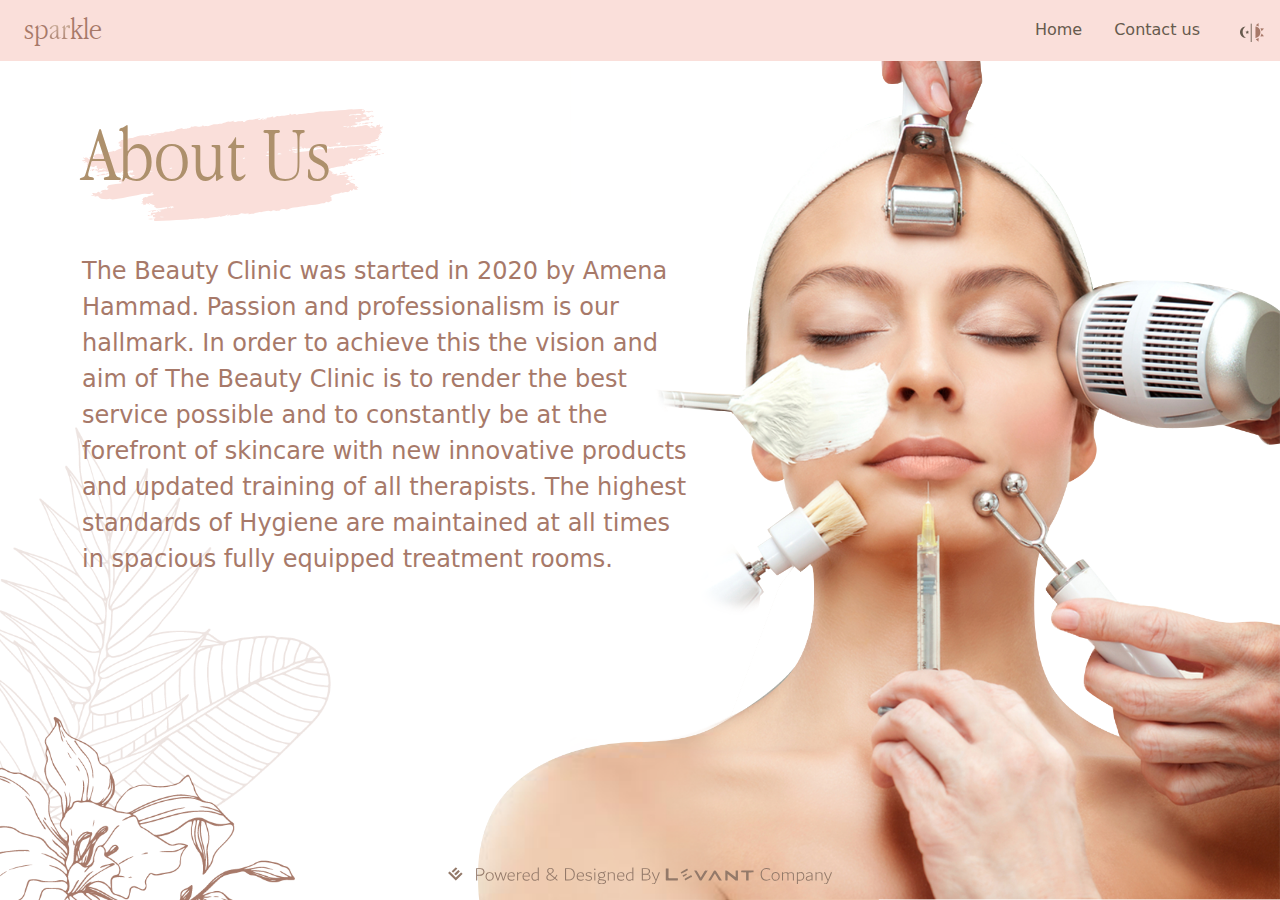
<file: aboutus.html>
<!DOCTYPE html>
<html lang="en">

<head>
    <meta charset="UTF-8">
    <meta http-equiv="X-UA-Compatible" content="IE=edge">
    <meta name="viewport" content="width=device-width, initial-scale=1.0">
    <link rel="apple-touch-icon" sizes="180x180" href="./apple-touch-icon.png">
    <link rel="icon" type="image/png" sizes="32x32" href="./favicon-32x32.png">
    <link rel="icon" type="image/png" sizes="16x16" href="./favicon-16x16.png">
    <link rel="manifest" href="./site.webmanifest">
    <link rel="mask-icon" href="./safari-pinned-tab.svg" color="#2a2227">
    <meta name="msapplication-TileColor" content="#2d89ef">
    <meta name="theme-color" content="#ffffff">
    <!-- ============================================================================== -->
    <!-- ==================================== IMAGES ================================== -->
    <!-- Multiple og:image definitions are ok. The platform will find the one it needs. -->
    <!-- ============================================================================== -->

    <!-- ================ Safe generic defaults ================ -->
    <!-- Use one of these at the very least. -->
    <meta property="og:image" content="./images/سباركل فاف/سباركل فاف/1024 x 512.jpg" />
    <!-- Generic safe dimension (Landscape). -->
    <meta property="og:image:width" content="1024" />
    <meta property="og:image:height" content="512" />

    <meta property="og:image" content="./images/سباركل فاف/سباركل فاف/800 x 1200.jpg" />
    <!-- Generic safe dimension (Portrait). -->
    <meta property="og:image:width" content="800" />
    <meta property="og:image:height" content="1200" />

    <!-- ================ Facebook ================ -->
    <!-- Facebook will give the user the choice to choose one of the og:image thumbnails. -->

    <meta property="og:image" content="./images/سباركل فاف/سباركل فاف/1200 x 630.jpg" />
    <!-- Recommended image for Facebook. (Max. 8MB)-->
    <meta property="og:image:width" content="1200" />
    <!-- Scales down to 470 -->
    <meta property="og:image:height" content="630" />
    <!-- Scales down to 246 -->

    <!--  ================ Linkedin ================ -->
    <meta property="og:image" content="./images/سباركل فاف/سباركل فاف/180 x 110.jpg" />
    <!-- 180x110 Image for Linkedin - Do not exceed. -->
    <meta property="og:image:width" content="180" />
    <meta property="og:image:height" content="110" />

    <!-- ================ Pinterest ================ -->
    <meta property="og:image" content="./images/سباركل فاف/سباركل فاف/736 x 1128.jpg" />
    <!-- Optimum Image for Pinterest. -->
    <meta property="og:image:width" content="736" />
    <!-- Try to keep this width. -->
    <meta property="og:image:height" content="1128" />
    <!-- Optimal size but can be any height. Aspect ratio between 2:3 and 1:3.5 recommended. -->
    <link rel="stylesheet" href="css/bootstrap.min.css" />
    <link rel="stylesheet" href="css/style.css" />
    <title>about us</title>
</head>

<body>
    <!-- start header -->
    <div class="container-fluid p-0">
        <div class="header d-flex">
            <span class="spanSparkle">sp<span class="gradient">ar</span>kle</span>
            <ul class="ulLinks">
                <li><a href="index.html">Home</a></li>
                <li><a href="contactus.html">Contact us</a></li>
                <li><button id="theme-switcher" class="btnlightdark"><img src="svg/LIGHT.svg" class="imglight"><img
                            src="svg/DARK.svg" class="imgdark"></button></li>

            </ul>
        </div>



    </div>
    <!-- end header -->

    <div class="container">
        <img src="images/lady.png" class="imgClean">
        <img src="images/FLOWER CONTACT.png" class="contactrose">
        <h2 class="contactus">About Us</h2>
        <p class="aboutUsParaghraph">The Beauty Clinic was started in 2020 by Amena Hammad. Passion and professionalism
            is our hallmark. In order to achieve this the vision and aim of The Beauty Clinic is to render the best
            service possible and to constantly be at the forefront of skincare with new innovative products and updated
            training of all therapists. The highest standards of Hygiene are maintained at all times in spacious fully
            equipped treatment rooms. </p>
        <img src="svg/levantpower.svg" class="levant">
    </div>








    <script type="text/javascript">
        // Wait for document to load
        document.addEventListener("DOMContentLoaded", function (event) {
            document.documentElement.setAttribute("data-theme", "light");
        });
    </script>


    <script src="js/jquery-3.3.1.js"></script>

    <script src="js/bootstrap.bundle.min.js"></script>
    <script src="js/pro.js"></script>
</body>

</html>
</file>
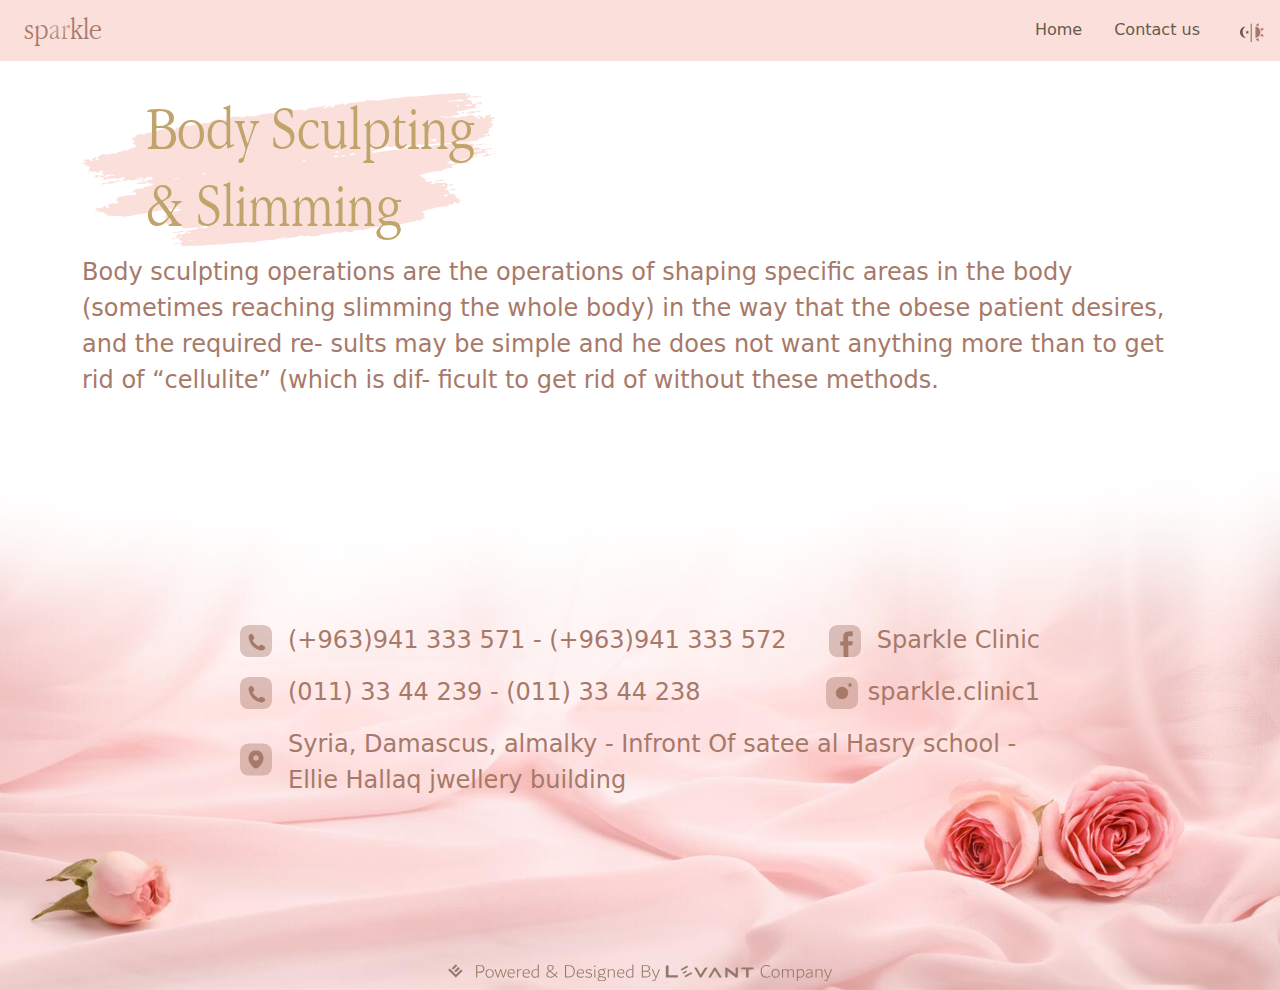
<file: body.html>
<!DOCTYPE html>
<html lang="en">

<head>
    <meta charset="UTF-8">
    <meta http-equiv="X-UA-Compatible" content="IE=edge">
    <meta name="viewport" content="width=device-width, initial-scale=1.0">
    <link rel="apple-touch-icon" sizes="180x180" href="./apple-touch-icon.png">
    <link rel="icon" type="image/png" sizes="32x32" href="./favicon-32x32.png">
    <link rel="icon" type="image/png" sizes="16x16" href="./favicon-16x16.png">
    <link rel="manifest" href="./site.webmanifest">
    <link rel="mask-icon" href="./safari-pinned-tab.svg" color="#2a2227">
    <meta name="msapplication-TileColor" content="#2d89ef">
    <meta name="theme-color" content="#ffffff">
    <!-- ============================================================================== -->
    <!-- ==================================== IMAGES ================================== -->
    <!-- Multiple og:image definitions are ok. The platform will find the one it needs. -->
    <!-- ============================================================================== -->

    <!-- ================ Safe generic defaults ================ -->
    <!-- Use one of these at the very least. -->
    <meta property="og:image" content="./images/سباركل فاف/سباركل فاف/1024 x 512.jpg" />
    <!-- Generic safe dimension (Landscape). -->
    <meta property="og:image:width" content="1024" />
    <meta property="og:image:height" content="512" />

    <meta property="og:image" content="./images/سباركل فاف/سباركل فاف/800 x 1200.jpg" />
    <!-- Generic safe dimension (Portrait). -->
    <meta property="og:image:width" content="800" />
    <meta property="og:image:height" content="1200" />

    <!-- ================ Facebook ================ -->
    <!-- Facebook will give the user the choice to choose one of the og:image thumbnails. -->

    <meta property="og:image" content="./images/سباركل فاف/سباركل فاف/1200 x 630.jpg" />
    <!-- Recommended image for Facebook. (Max. 8MB)-->
    <meta property="og:image:width" content="1200" />
    <!-- Scales down to 470 -->
    <meta property="og:image:height" content="630" />
    <!-- Scales down to 246 -->

    <!--  ================ Linkedin ================ -->
    <meta property="og:image" content="./images/سباركل فاف/سباركل فاف/180 x 110.jpg" />
    <!-- 180x110 Image for Linkedin - Do not exceed. -->
    <meta property="og:image:width" content="180" />
    <meta property="og:image:height" content="110" />

    <!-- ================ Pinterest ================ -->
    <meta property="og:image" content="./images/سباركل فاف/سباركل فاف/736 x 1128.jpg" />
    <!-- Optimum Image for Pinterest. -->
    <meta property="og:image:width" content="736" />
    <!-- Try to keep this width. -->
    <meta property="og:image:height" content="1128" />
    <!-- Optimal size but can be any height. Aspect ratio between 2:3 and 1:3.5 recommended. -->
    <link rel="stylesheet" href="css/bootstrap.min.css" />
    <link rel="stylesheet" href="css/style.css" />
    <title>Body Sculpting
        & Slimming</title>
</head>

<body>
    <!-- start header -->
    <div class="container-fluid p-0">
        <div class="header d-flex">
            <span class="spanSparkle">sp<span class="gradient">ar</span>kle</span>
            <ul class="ulLinks">
                <li><a href="index.html">Home</a></li>
                <li><a href="contactus.html">Contact us</a></li>
                <li><button id="theme-switcher" class="btnlightdark"><img src="svg/LIGHT.svg" class="imglight"><img
                            src="svg/DARK.svg" class="imgdark"></button></li>

            </ul>
        </div>



    </div>
    <!-- end header -->
    <div class="container">
        <h2 class="lazerheading">Body Sculpting<br>
            & Slimming
         
        </h2>
        <p class="dermaheadinpara">Body sculpting operations are the operations of shaping specific areas in the body (sometimes
            reaching slimming the whole body) in the way that the obese patient desires, and the required re-
            sults may be simple and he does not want anything more than to get rid of “cellulite” (which is dif-
            ficult to get rid of without these methods.</p>
      

    </div>
























    </div>

    <!-- start footer -->
    <div class="position-relative bac">
        <div class="layer">
        </div>

        <div class="container p-0">
            <div class="w-90">

                <div class="fat">
                    <div class="pad"><svg class="contact-img" xmlns="http://www.w3.org/2000/svg" viewBox="0 0 30 30.01">
                            <defs>
                                <style>
                                    .cls-11,
                                    .cls-22 {
                                        fill: #a77969;
                                    }

                                    .cls-11 {
                                        isolation: isolate;
                                        opacity: 0.4;
                                    }
                                </style>
                            </defs>
                            <g id="Layer_2" data-name="Layer 2">
                                <g id="Layer_1-2" data-name="Layer 1">
                                    <path class="cls-11"
                                        d="M21.3,0H8.72C3.26,0,0,3.26,0,8.72V21.28C0,26.76,3.26,30,8.72,30H21.28C26.74,30,30,26.76,30,21.3V8.72C30,3.26,26.76,0,21.3,0Z" />
                                    <path class="cls-22"
                                        d="M20.6,23.88a12.48,12.48,0,0,1-3.36-.74,16.2,16.2,0,0,1-4.13-2.29A11.22,11.22,0,0,1,10.5,18a17,17,0,0,1-2.06-4.38,9.86,9.86,0,0,1-.38-2.09,2.68,2.68,0,0,1,.49-1.82,5.39,5.39,0,0,1,1-1.14A1.2,1.2,0,0,1,11,8.4l0,0a2.43,2.43,0,0,1,1.43,1.31,12.3,12.3,0,0,1,.9,2.19,1.34,1.34,0,0,1-.41,1.36l-.58.54A.81.81,0,0,0,12.15,15,10.38,10.38,0,0,0,14,17.46a11.52,11.52,0,0,0,2.87,2.24.9.9,0,0,0,1.38-.22l.45-.49a1.35,1.35,0,0,1,1.33-.4,11.65,11.65,0,0,1,2.47,1,2.57,2.57,0,0,1,1.2,1.73.83.83,0,0,1-.17.77A3.81,3.81,0,0,1,21,23.85Z" />
                                </g>
                            </g>
                        </svg><span class="spancon">(+963)941 333
                            571 -
                            (+963)941
                            333
                            572 </span></div>
                    <div class="pad"><svg class="contact-img" xmlns="http://www.w3.org/2000/svg"
                            viewBox="0 0 29.67 29.74">
                            <defs>
                                <style>
                                    .cls-11,
                                    .cls-22 {
                                        fill: #a77969;
                                    }

                                    .cls-11 {
                                        isolation: isolate;
                                        opacity: 0.4;
                                    }
                                </style>
                            </defs>
                            <g id="Layer_2" data-name="Layer 2">
                                <g id="Layer_1-2" data-name="Layer 1">
                                    <path class="cls-11"
                                        d="M21.05,0H8.62C3.22,0,0,3.22,0,8.62V21.05c0,5.4,3.22,8.62,8.62,8.62H21.05c5.4,0,8.62-3.22,8.62-8.62V8.62C29.67,3.22,26.45,0,21.05,0Z" />
                                    <path class="cls-22"
                                        d="M17.68,10.81l.07,4.37,3.9-.06a.45.45,0,0,1,.45.52l-.52,2.84a.47.47,0,0,1-.43.37l-3.34.06L18,29.67l-4.45.07L13.36,19,10.83,19a.44.44,0,0,1-.44-.45l0-2.82a.43.43,0,0,1,.44-.44l2.52-.05-.07-4.82A4.45,4.45,0,0,1,17.6,5.92h0l4-.06a.44.44,0,0,1,.44.45l.06,3.56a.44.44,0,0,1-.45.45l-3.56,0A.43.43,0,0,0,17.68,10.81Z" />
                                </g>
                            </g>
                        </svg><span class="spancon">Sparkle
                            Clinic</span>
                    </div>

                </div>




                <div class="fat">
                    <div class="pad"> <svg class="contact-img" xmlns="http://www.w3.org/2000/svg"
                            viewBox="0 0 30 30.01">
                            <defs>
                                <style>
                                    .cls-11,
                                    .cls-22 {
                                        fill: #a77969;
                                    }

                                    .cls-11 {
                                        isolation: isolate;
                                        opacity: 0.4;
                                    }
                                </style>
                            </defs>
                            <g id="Layer_2" data-name="Layer 2">
                                <g id="Layer_1-2" data-name="Layer 1">
                                    <path class="cls-11"
                                        d="M21.3,0H8.72C3.26,0,0,3.26,0,8.72V21.28C0,26.76,3.26,30,8.72,30H21.28C26.74,30,30,26.76,30,21.3V8.72C30,3.26,26.76,0,21.3,0Z" />
                                    <path class="cls-22"
                                        d="M20.6,23.88a12.48,12.48,0,0,1-3.36-.74,16.2,16.2,0,0,1-4.13-2.29A11.22,11.22,0,0,1,10.5,18a17,17,0,0,1-2.06-4.38,9.86,9.86,0,0,1-.38-2.09,2.68,2.68,0,0,1,.49-1.82,5.39,5.39,0,0,1,1-1.14A1.2,1.2,0,0,1,11,8.4l0,0a2.43,2.43,0,0,1,1.43,1.31,12.3,12.3,0,0,1,.9,2.19,1.34,1.34,0,0,1-.41,1.36l-.58.54A.81.81,0,0,0,12.15,15,10.38,10.38,0,0,0,14,17.46a11.52,11.52,0,0,0,2.87,2.24.9.9,0,0,0,1.38-.22l.45-.49a1.35,1.35,0,0,1,1.33-.4,11.65,11.65,0,0,1,2.47,1,2.57,2.57,0,0,1,1.2,1.73.83.83,0,0,1-.17.77A3.81,3.81,0,0,1,21,23.85Z" />
                                </g>
                            </g>
                        </svg><span class="spancon">(011) 33 44 239
                            - (011)
                            33 44
                            238</span></div>

                    <a href="https://www.instagram.com/sparkle.clinic1/?hl=en">
                        <div class="pad"> <svg class="contact-img" style="margin-right: 0.6rem;"
                                xmlns="http://www.w3.org/2000/svg" viewBox="0 0 29.94 29.95">
                                <defs>
                                    <style>
                                        .cls-11,
                                        .cls-22 {
                                            fill: #a77969;
                                        }

                                        .cls-11 {
                                            isolation: isolate;
                                            opacity: 0.4;
                                        }
                                    </style>
                                </defs>
                                <g id="Layer_2" data-name="Layer 2">
                                    <g id="Layer_1-2" data-name="Layer 1">
                                        <path class="cls-11"
                                            d="M21.25,0H8.7C3.25,0,0,3.25,0,8.7V21.24C0,26.7,3.25,30,8.7,30H21.24c5.45,0,8.7-3.25,8.7-8.7V8.7C30,3.25,26.7,0,21.25,0Z" />
                                        <path class="cls-22"
                                            d="M15,20.79A5.81,5.81,0,1,0,9.17,15,5.81,5.81,0,0,0,15,20.79ZM22.46,9.14a1.67,1.67,0,0,1-1.18-.48,2,2,0,0,1-.35-.56,1.51,1.51,0,0,1-.13-.63,1.69,1.69,0,0,1,.13-.63,1.57,1.57,0,0,1,.35-.55,1.64,1.64,0,0,1,1.5-.45.86.86,0,0,1,.32.1,1.05,1.05,0,0,1,.3.15,2.19,2.19,0,0,1,.25.2,1.57,1.57,0,0,1,.35.55A1.59,1.59,0,0,1,24,8.1a2,2,0,0,1-.35.56A2.14,2.14,0,0,1,23.1,9,1.74,1.74,0,0,1,22.46,9.14Z" />
                                    </g>
                                </g>
                            </svg><span class="spancon">sparkle.clinic1</span>
                        </div>
                </div>






                <div class="fat">
                    <div style="display: flex;" class="pad"> <img src="svg/location.svg" class="contact-img"><span
                            class="spancon">Syria, Damascus, almalky - Infront Of satee al Hasry school - Ellie Hallaq
                            jwellery building</span></div>
                </div>
            </div>





            <img src="svg/levantpower.svg" class="levant1">
        </div>


    </div>











    <script type="text/javascript">
        // Wait for document to load
        document.addEventListener("DOMContentLoaded", function (event) {
            document.documentElement.setAttribute("data-theme", "light");
        });
    </script>
    <script src="js/jquery-3.3.1.js"></script>
    <script src="js/bootstrap.bundle.min.js"></script>
    <script src="js/pro.js"></script>
</body>

</html>
</file>
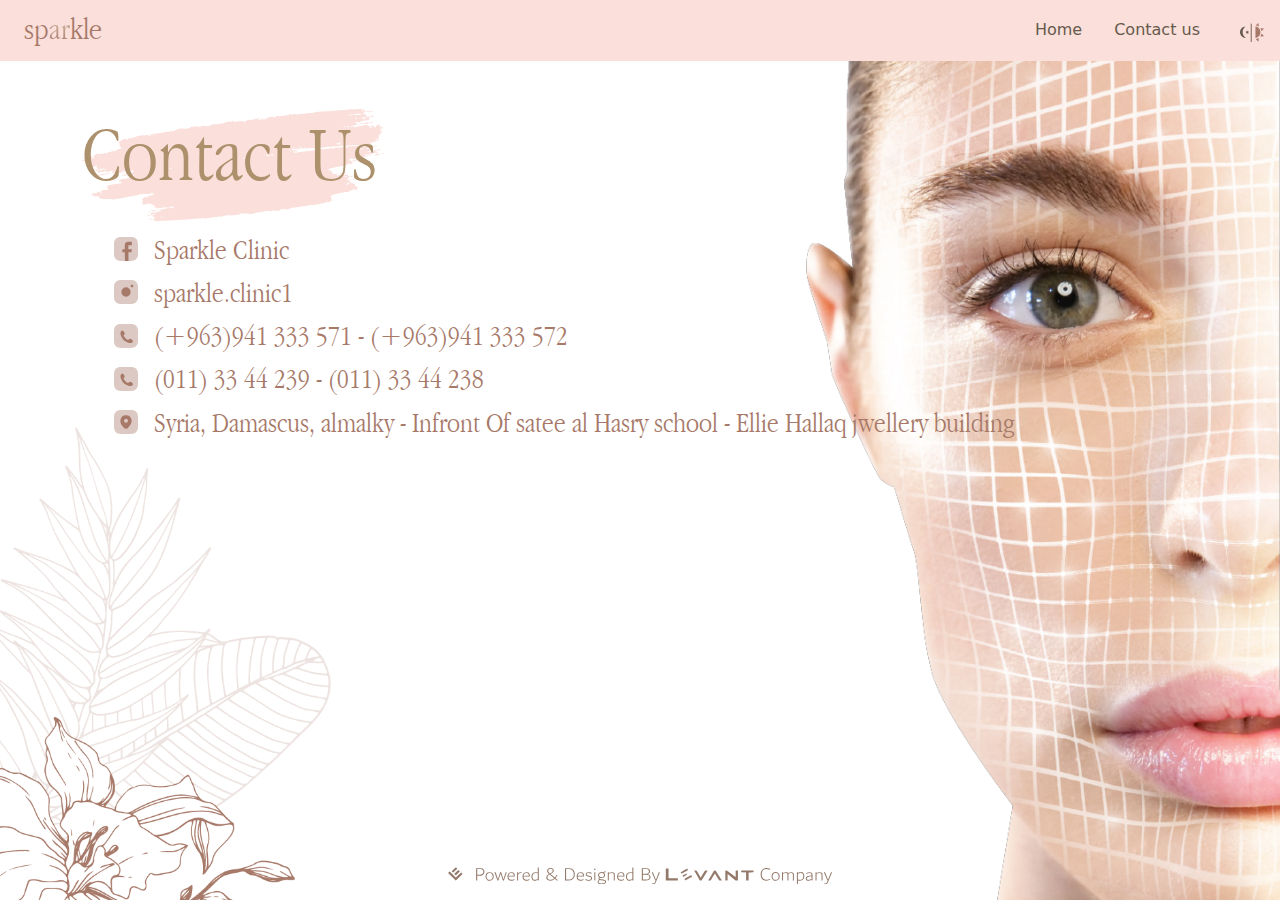
<file: contactus.html>
<!DOCTYPE html>
<html lang="en">

<head>
    <meta charset="UTF-8">
    <meta http-equiv="X-UA-Compatible" content="IE=edge">
    <meta name="viewport" content="width=device-width, initial-scale=1.0">
    <link rel="apple-touch-icon" sizes="180x180" href="./apple-touch-icon.png">
    <link rel="icon" type="image/png" sizes="32x32" href="./favicon-32x32.png">
    <link rel="icon" type="image/png" sizes="16x16" href="./favicon-16x16.png">
    <link rel="manifest" href="./site.webmanifest">
    <link rel="mask-icon" href="./safari-pinned-tab.svg" color="#2a2227">
    <meta name="msapplication-TileColor" content="#2d89ef">
    <meta name="theme-color" content="#ffffff">
        <!-- ============================================================================== -->
  <!-- ==================================== IMAGES ================================== -->
  <!-- Multiple og:image definitions are ok. The platform will find the one it needs. -->
  <!-- ============================================================================== -->

  <!-- ================ Safe generic defaults ================ -->
  <!-- Use one of these at the very least. -->
  <meta property="og:image" content="./images/سباركل فاف/سباركل فاف/1024 x 512.jpg" />
  <!-- Generic safe dimension (Landscape). -->
  <meta property="og:image:width" content="1024" />
  <meta property="og:image:height" content="512" />

  <meta property="og:image" content="./images/سباركل فاف/سباركل فاف/800 x 1200.jpg" />
  <!-- Generic safe dimension (Portrait). -->
  <meta property="og:image:width" content="800" />
  <meta property="og:image:height" content="1200" />

  <!-- ================ Facebook ================ -->
  <!-- Facebook will give the user the choice to choose one of the og:image thumbnails. -->

  <meta property="og:image" content="./images/سباركل فاف/سباركل فاف/1200 x 630.jpg" />
  <!-- Recommended image for Facebook. (Max. 8MB)-->
  <meta property="og:image:width" content="1200" />
  <!-- Scales down to 470 -->
  <meta property="og:image:height" content="630" />
  <!-- Scales down to 246 -->

  <!--  ================ Linkedin ================ -->
  <meta property="og:image" content="./images/سباركل فاف/سباركل فاف/180 x 110.jpg" />
  <!-- 180x110 Image for Linkedin - Do not exceed. -->
  <meta property="og:image:width" content="180" />
  <meta property="og:image:height" content="110" />

  <!-- ================ Pinterest ================ -->
  <meta property="og:image" content="./images/سباركل فاف/سباركل فاف/736 x 1128.jpg" />
  <!-- Optimum Image for Pinterest. -->
  <meta property="og:image:width" content="736" />
  <!-- Try to keep this width. -->
  <meta property="og:image:height" content="1128" />
  <!-- Optimal size but can be any height. Aspect ratio between 2:3 and 1:3.5 recommended. -->
    <link rel="stylesheet" href="css/bootstrap.min.css" />
    <link rel="stylesheet" href="css/style.css" />
    <title>contact us</title>
</head>

<body>
    <!-- start header -->
    <div class="container-fluid p-0 ">
        <div class="header d-flex">
            <span class="spanSparkle">sp<span class="gradient">ar</span>kle</span>
            <ul class="ulLinks">
                <li><a href="index.html">Home</a></li>
                <li><a href="contactus.html">Contact us</a></li>
                <li><button id="theme-switcher" class="btnlightdark"><img src="svg/LIGHT.svg" class="imglight"><img
                            src="svg/DARK.svg" class="imgdark"></button></li>

            </ul>
        </div>



    </div>
    <!-- end header -->

    <!-- start body -->
    <div class="container">
        <img src="images/face_1.png" class="imgClean">
        <img src="images/FLOWER CONTACT.png" class="contactrose">
        <h2 class="contactus">Contact Us</h2>
        <ul class="contactUl">
            <li class="contaLi"><a href="https://www.facebook.com/sparkle.Clinic.1/"><img
                        src="svg/facebook.svg"><span>Sparkle Clinic</span></a></li>
            <li class="contaLi"><a href="https://www.instagram.com/sparkle.clinic1/?hl=en"><img
                        src="svg/instagram.svg"><span>sparkle.clinic1</span></li></a>
            <li class="contaLi"><a href="tel:(+963)941 333 571"><img src="svg/phone.svg"><span>(+963)941 333 571 -<span
                            class="phone"> (+963)941 333
                            572</span> </span></a></li>
            <li class="contaLi"><a href="tel:(011) 33 44 239"><img src="svg/phone.svg"><span>(011) 33 44 239 - <span
                            class="phone">(011) 33 44
                            238</span> </span></a></li>
            <li class="contaLi"><img src="svg/location.svg"><span>Syria, Damascus, almalky - Infront Of satee al Hasry school - Ellie Hallaq 
                jwellery building</span></li>
        </ul>
        <img src="svg/levantpower.svg" class="levant">
    </div>



    <script type="text/javascript">
        // Wait for document to load
        document.addEventListener("DOMContentLoaded", function (event) {
            document.documentElement.setAttribute("data-theme", "light");
        });
    </script>




    <script src="js/jquery-3.3.1.js"></script>

    <script src="js/bootstrap.bundle.min.js"></script>
    <script src="js/pro.js"></script>
</body>

</html>
</file>
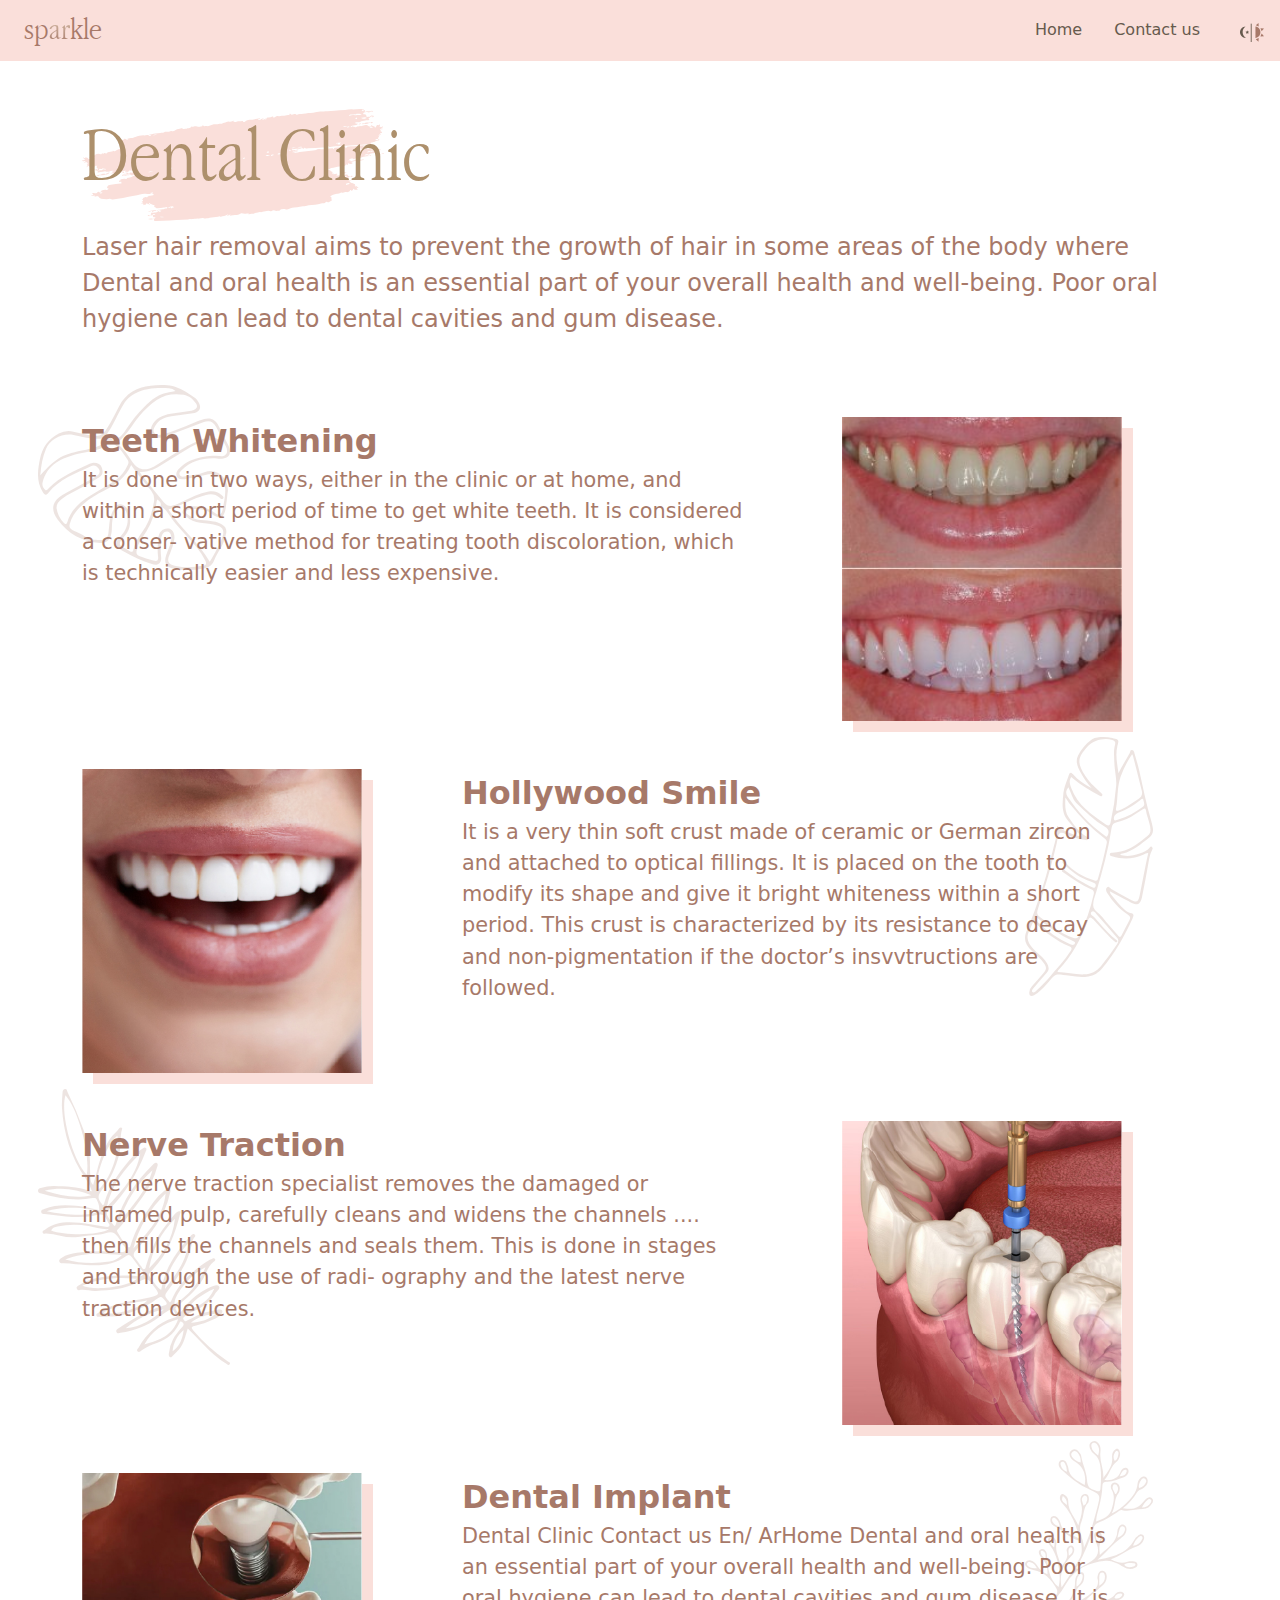
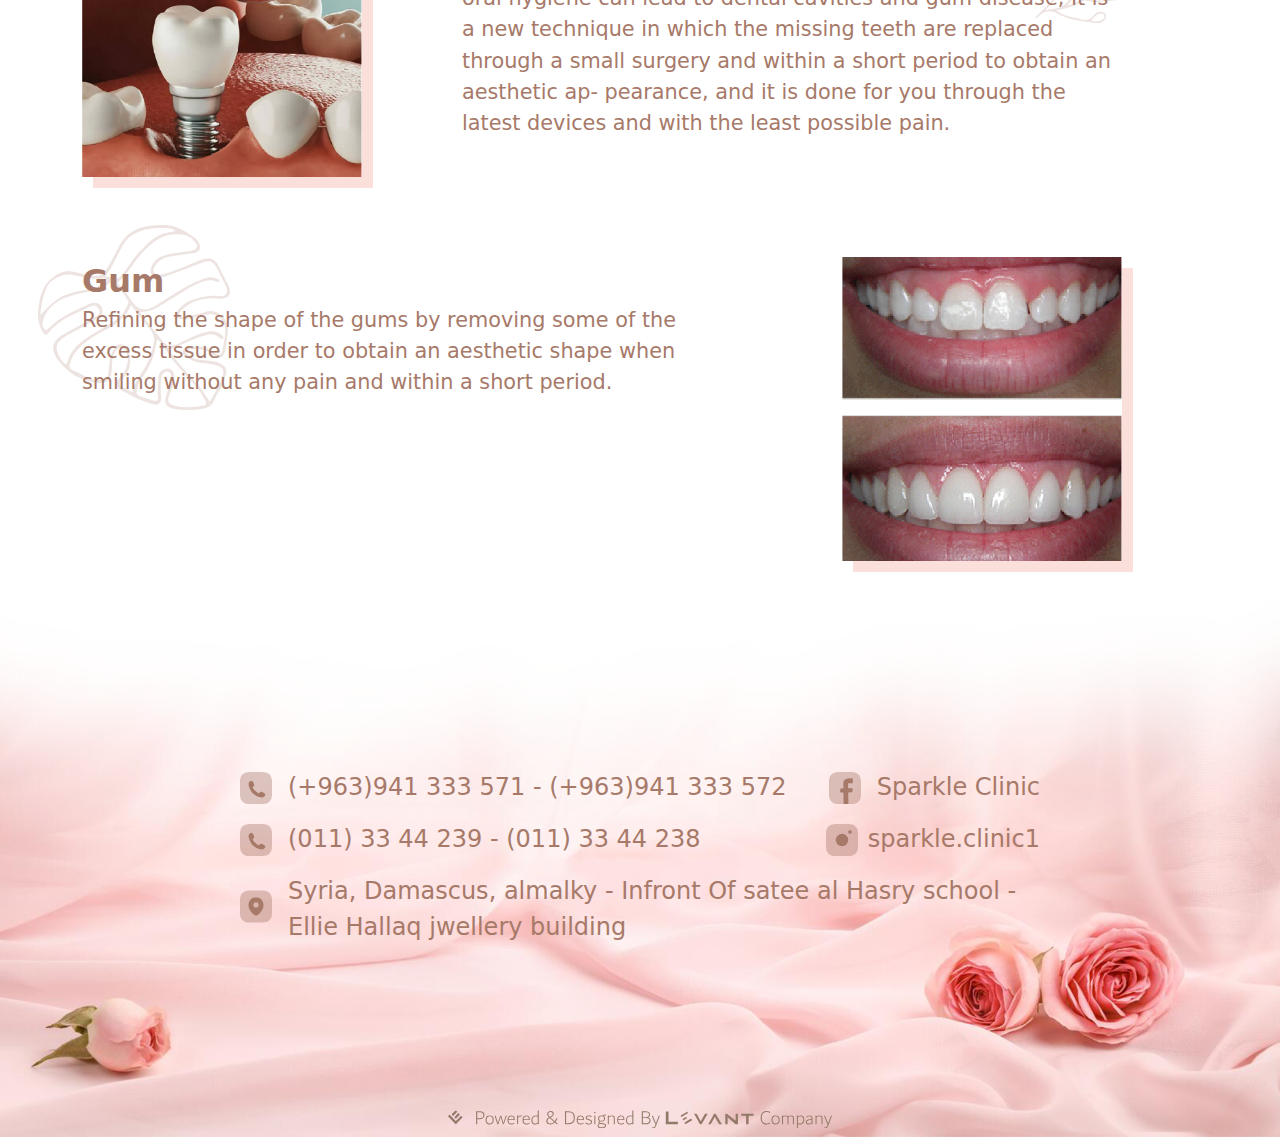
<file: dental.html>
<!DOCTYPE html>
<html lang="en">

<head>
    <meta charset="UTF-8">
    <meta http-equiv="X-UA-Compatible" content="IE=edge">
    <meta name="viewport" content="width=device-width, initial-scale=1.0">
    <link rel="apple-touch-icon" sizes="180x180" href="./apple-touch-icon.png">
    <link rel="icon" type="image/png" sizes="32x32" href="./favicon-32x32.png">
    <link rel="icon" type="image/png" sizes="16x16" href="./favicon-16x16.png">
    <link rel="manifest" href="./site.webmanifest">
    <link rel="mask-icon" href="./safari-pinned-tab.svg" color="#2a2227">
    <meta name="msapplication-TileColor" content="#2d89ef">
    <meta name="theme-color" content="#ffffff">
    <!-- ============================================================================== -->
    <!-- ==================================== IMAGES ================================== -->
    <!-- Multiple og:image definitions are ok. The platform will find the one it needs. -->
    <!-- ============================================================================== -->

    <!-- ================ Safe generic defaults ================ -->
    <!-- Use one of these at the very least. -->
    <meta property="og:image" content="./images/سباركل فاف/سباركل فاف/1024 x 512.jpg" />
    <!-- Generic safe dimension (Landscape). -->
    <meta property="og:image:width" content="1024" />
    <meta property="og:image:height" content="512" />

    <meta property="og:image" content="./images/سباركل فاف/سباركل فاف/800 x 1200.jpg" />
    <!-- Generic safe dimension (Portrait). -->
    <meta property="og:image:width" content="800" />
    <meta property="og:image:height" content="1200" />

    <!-- ================ Facebook ================ -->
    <!-- Facebook will give the user the choice to choose one of the og:image thumbnails. -->

    <meta property="og:image" content="./images/سباركل فاف/سباركل فاف/1200 x 630.jpg" />
    <!-- Recommended image for Facebook. (Max. 8MB)-->
    <meta property="og:image:width" content="1200" />
    <!-- Scales down to 470 -->
    <meta property="og:image:height" content="630" />
    <!-- Scales down to 246 -->

    <!--  ================ Linkedin ================ -->
    <meta property="og:image" content="./images/سباركل فاف/سباركل فاف/180 x 110.jpg" />
    <!-- 180x110 Image for Linkedin - Do not exceed. -->
    <meta property="og:image:width" content="180" />
    <meta property="og:image:height" content="110" />

    <!-- ================ Pinterest ================ -->
    <meta property="og:image" content="./images/سباركل فاف/سباركل فاف/736 x 1128.jpg" />
    <!-- Optimum Image for Pinterest. -->
    <meta property="og:image:width" content="736" />
    <!-- Try to keep this width. -->
    <meta property="og:image:height" content="1128" />
    <!-- Optimal size but can be any height. Aspect ratio between 2:3 and 1:3.5 recommended. -->
    <link rel="stylesheet" href="css/bootstrap.min.css" />
    <link rel="stylesheet" href="css/style.css" />
    <title>dental</title>
</head>

<body>
    <!-- start header -->
    <div class="container-fluid p-0">
        <div class="header d-flex">
            <span class="spanSparkle">sp<span class="gradient">ar</span>kle</span>
            <ul class="ulLinks">
                <li><a href="index.html">Home</a></li>
                <li><a href="contactus.html">Contact us</a></li>
                <li><button id="theme-switcher" class="btnlightdark"><img src="svg/LIGHT.svg" class="imglight"><img
                            src="svg/DARK.svg" class="imgdark"></button></li>

            </ul>
        </div>



    </div>
    <!-- end header -->
    <div class="container">
        <h2 class="contactus">Dental Clinic</h2>
        <p class="dermaheadinpara">Laser hair removal aims to prevent the growth of hair in some areas of the body where
            Dental and oral health is an essential part of your overall health and well-being. Poor oral hygiene
            can lead to dental cavities and gum disease.</p>
        <!-- first service -->
        <div class="row" style="margin-top: 5rem;">

            <div class="col-md-8 col-12 order2">
                <span class="servicaname">Teeth Whitening</span>
                <p class="serviceExplain">It is done in two ways, either in the clinic or at home, and within a
                    short period of time to get white teeth. It is considered a conser-
                    vative method for treating tooth discoloration, which is technically
                    easier and less expensive.</p>

            </div>
            <div class="col-md-4 col-12">
                <img src="images/teethwithe.jpg" class="serviceImg">

            </div>
        </div>
        <!-- secound service -->
        <div class="row mt-5">
            <div class="col-md-4 col-12">
                <img src="images/smile.jpg" class="serviceImg">

            </div>
            <div class="col-md-8 col-12 order2">
                <span class="servicaname">Hollywood Smile</span>
                <p class=" secoundservics">
                    It is a very thin soft crust made of ceramic or German zircon and
                    attached to optical fillings. It is placed on the tooth to modify its
                    shape and give it bright whiteness within a short period. This crust
                    is characterized by its resistance to decay and non-pigmentation if
                    the doctor’s insvvtructions are followed.</p>

            </div>

        </div>
        <!-- third service -->
        <div class="row mt-5">
            <div class="col-md-8 col-12 order2">
                <span class="servicaname">Nerve Traction</span>
                <p class="serviceExplain3">The nerve traction specialist removes the damaged or inflamed pulp,
                    carefully cleans and widens the channels .... then fills the channels
                    and seals them. This is done in stages and through the use of radi-
                    ography and the latest nerve traction devices.
            </div>
            <div class="col-md-4 col-12">
                <img src="images/nerve.jpg" class="serviceImg">

            </div>
        </div>
         <!-- fourth service -->
         <div class="row mt-5">
            <div class="col-md-4 col-12">
                <img src="images/implant.jpg" class="serviceImg">

            </div>
            <div class="col-md-8 col-12 order2">
                <span class="servicaname">Dental Implant</span>
                <p class=" serviceExplain4">Dental Clinic
                    Contact us En/ ArHome
                    Dental and oral health is an essential part of your overall health and well-being. Poor oral hygiene
                    can lead to dental cavities and gum disease,
                    It is a new technique in which the missing teeth are replaced through
                    a small surgery and within a short period to obtain an aesthetic ap-
                    pearance, and it is done for you through the latest devices and with
                    the least possible pain.</p>

            </div>

        </div>
           <!-- fifth service -->
        <div class="row" style="margin-top: 5rem;">

            <div class="col-md-8 col-12 order2">
                <span class="servicaname">Gum</span>
                <p class="serviceExplain">Refining the shape of the gums by removing some of the excess
                    tissue in order to obtain an aesthetic shape when smiling without
                    any pain and within a short period.
                    </p>

            </div>
            <div class="col-md-4 col-12">
                <img src="images/gum.jpg" class="serviceImg">

            </div>
        </div>



    </div>
























    </div>

    <!-- start footer -->
    <div class="position-relative bac">
        <div class="layer">
        </div>

        <div class="container p-0">
            <div class="w-90">

                <div class="fat">
                    <div class="pad"><svg class="contact-img" xmlns="http://www.w3.org/2000/svg" viewBox="0 0 30 30.01">
                            <defs>
                                <style>
                                    .cls-11,
                                    .cls-22 {
                                        fill: #a77969;
                                    }

                                    .cls-11 {
                                        isolation: isolate;
                                        opacity: 0.4;
                                    }
                                </style>
                            </defs>
                            <g id="Layer_2" data-name="Layer 2">
                                <g id="Layer_1-2" data-name="Layer 1">
                                    <path class="cls-11"
                                        d="M21.3,0H8.72C3.26,0,0,3.26,0,8.72V21.28C0,26.76,3.26,30,8.72,30H21.28C26.74,30,30,26.76,30,21.3V8.72C30,3.26,26.76,0,21.3,0Z" />
                                    <path class="cls-22"
                                        d="M20.6,23.88a12.48,12.48,0,0,1-3.36-.74,16.2,16.2,0,0,1-4.13-2.29A11.22,11.22,0,0,1,10.5,18a17,17,0,0,1-2.06-4.38,9.86,9.86,0,0,1-.38-2.09,2.68,2.68,0,0,1,.49-1.82,5.39,5.39,0,0,1,1-1.14A1.2,1.2,0,0,1,11,8.4l0,0a2.43,2.43,0,0,1,1.43,1.31,12.3,12.3,0,0,1,.9,2.19,1.34,1.34,0,0,1-.41,1.36l-.58.54A.81.81,0,0,0,12.15,15,10.38,10.38,0,0,0,14,17.46a11.52,11.52,0,0,0,2.87,2.24.9.9,0,0,0,1.38-.22l.45-.49a1.35,1.35,0,0,1,1.33-.4,11.65,11.65,0,0,1,2.47,1,2.57,2.57,0,0,1,1.2,1.73.83.83,0,0,1-.17.77A3.81,3.81,0,0,1,21,23.85Z" />
                                </g>
                            </g>
                        </svg><span class="spancon">(+963)941 333
                            571 -
                            (+963)941
                            333
                            572 </span></div>
                    <div class="pad"><svg class="contact-img" xmlns="http://www.w3.org/2000/svg"
                            viewBox="0 0 29.67 29.74">
                            <defs>
                                <style>
                                    .cls-11,
                                    .cls-22 {
                                        fill: #a77969;
                                    }

                                    .cls-11 {
                                        isolation: isolate;
                                        opacity: 0.4;
                                    }
                                </style>
                            </defs>
                            <g id="Layer_2" data-name="Layer 2">
                                <g id="Layer_1-2" data-name="Layer 1">
                                    <path class="cls-11"
                                        d="M21.05,0H8.62C3.22,0,0,3.22,0,8.62V21.05c0,5.4,3.22,8.62,8.62,8.62H21.05c5.4,0,8.62-3.22,8.62-8.62V8.62C29.67,3.22,26.45,0,21.05,0Z" />
                                    <path class="cls-22"
                                        d="M17.68,10.81l.07,4.37,3.9-.06a.45.45,0,0,1,.45.52l-.52,2.84a.47.47,0,0,1-.43.37l-3.34.06L18,29.67l-4.45.07L13.36,19,10.83,19a.44.44,0,0,1-.44-.45l0-2.82a.43.43,0,0,1,.44-.44l2.52-.05-.07-4.82A4.45,4.45,0,0,1,17.6,5.92h0l4-.06a.44.44,0,0,1,.44.45l.06,3.56a.44.44,0,0,1-.45.45l-3.56,0A.43.43,0,0,0,17.68,10.81Z" />
                                </g>
                            </g>
                        </svg><span class="spancon">Sparkle
                            Clinic</span>
                    </div>

                </div>




                <div class="fat">
                    <div class="pad"> <svg class="contact-img" xmlns="http://www.w3.org/2000/svg"
                            viewBox="0 0 30 30.01">
                            <defs>
                                <style>
                                    .cls-11,
                                    .cls-22 {
                                        fill: #a77969;
                                    }

                                    .cls-11 {
                                        isolation: isolate;
                                        opacity: 0.4;
                                    }
                                </style>
                            </defs>
                            <g id="Layer_2" data-name="Layer 2">
                                <g id="Layer_1-2" data-name="Layer 1">
                                    <path class="cls-11"
                                        d="M21.3,0H8.72C3.26,0,0,3.26,0,8.72V21.28C0,26.76,3.26,30,8.72,30H21.28C26.74,30,30,26.76,30,21.3V8.72C30,3.26,26.76,0,21.3,0Z" />
                                    <path class="cls-22"
                                        d="M20.6,23.88a12.48,12.48,0,0,1-3.36-.74,16.2,16.2,0,0,1-4.13-2.29A11.22,11.22,0,0,1,10.5,18a17,17,0,0,1-2.06-4.38,9.86,9.86,0,0,1-.38-2.09,2.68,2.68,0,0,1,.49-1.82,5.39,5.39,0,0,1,1-1.14A1.2,1.2,0,0,1,11,8.4l0,0a2.43,2.43,0,0,1,1.43,1.31,12.3,12.3,0,0,1,.9,2.19,1.34,1.34,0,0,1-.41,1.36l-.58.54A.81.81,0,0,0,12.15,15,10.38,10.38,0,0,0,14,17.46a11.52,11.52,0,0,0,2.87,2.24.9.9,0,0,0,1.38-.22l.45-.49a1.35,1.35,0,0,1,1.33-.4,11.65,11.65,0,0,1,2.47,1,2.57,2.57,0,0,1,1.2,1.73.83.83,0,0,1-.17.77A3.81,3.81,0,0,1,21,23.85Z" />
                                </g>
                            </g>
                        </svg><span class="spancon">(011) 33 44 239
                            - (011)
                            33 44
                            238</span></div>

                    <a href="https://www.instagram.com/sparkle.clinic1/?hl=en">
                        <div class="pad"> <svg class="contact-img" style="margin-right: 0.6rem;"
                                xmlns="http://www.w3.org/2000/svg" viewBox="0 0 29.94 29.95">
                                <defs>
                                    <style>
                                        .cls-11,
                                        .cls-22 {
                                            fill: #a77969;
                                        }

                                        .cls-11 {
                                            isolation: isolate;
                                            opacity: 0.4;
                                        }
                                    </style>
                                </defs>
                                <g id="Layer_2" data-name="Layer 2">
                                    <g id="Layer_1-2" data-name="Layer 1">
                                        <path class="cls-11"
                                            d="M21.25,0H8.7C3.25,0,0,3.25,0,8.7V21.24C0,26.7,3.25,30,8.7,30H21.24c5.45,0,8.7-3.25,8.7-8.7V8.7C30,3.25,26.7,0,21.25,0Z" />
                                        <path class="cls-22"
                                            d="M15,20.79A5.81,5.81,0,1,0,9.17,15,5.81,5.81,0,0,0,15,20.79ZM22.46,9.14a1.67,1.67,0,0,1-1.18-.48,2,2,0,0,1-.35-.56,1.51,1.51,0,0,1-.13-.63,1.69,1.69,0,0,1,.13-.63,1.57,1.57,0,0,1,.35-.55,1.64,1.64,0,0,1,1.5-.45.86.86,0,0,1,.32.1,1.05,1.05,0,0,1,.3.15,2.19,2.19,0,0,1,.25.2,1.57,1.57,0,0,1,.35.55A1.59,1.59,0,0,1,24,8.1a2,2,0,0,1-.35.56A2.14,2.14,0,0,1,23.1,9,1.74,1.74,0,0,1,22.46,9.14Z" />
                                    </g>
                                </g>
                            </svg><span class="spancon">sparkle.clinic1</span>
                        </div>
                </div>






                <div class="fat">
                    <div style="display: flex;" class="pad"> <img src="svg/location.svg" class="contact-img"><span
                            class="spancon">Syria, Damascus, almalky - Infront Of satee al Hasry school - Ellie Hallaq
                            jwellery building</span></div>
                </div>
            </div>





            <img src="svg/levantpower.svg" class="levant1">
        </div>


    </div>











    <script type="text/javascript">
        // Wait for document to load
        document.addEventListener("DOMContentLoaded", function (event) {
            document.documentElement.setAttribute("data-theme", "light");
        });
    </script>
    <script src="js/jquery-3.3.1.js"></script>
    <script src="js/bootstrap.bundle.min.js"></script>
    <script src="js/pro.js"></script>
</body>

</html>
</file>
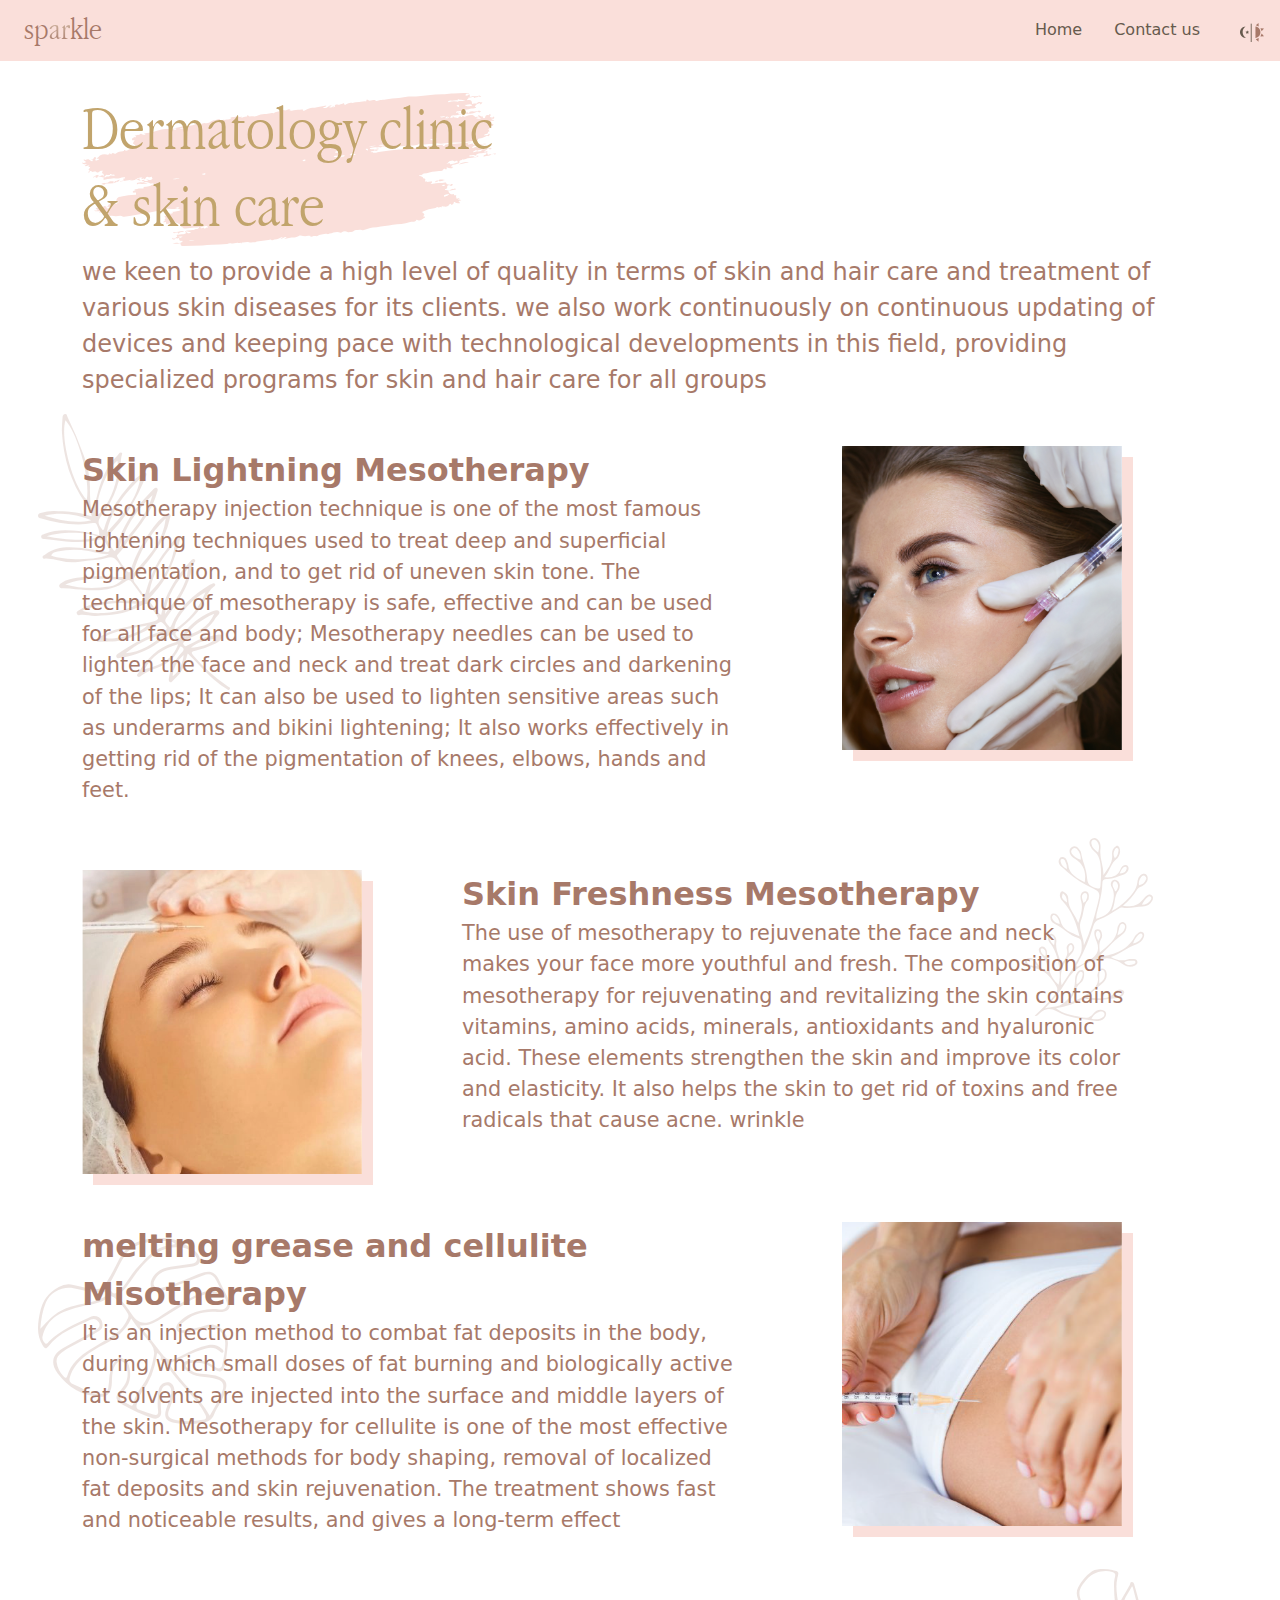
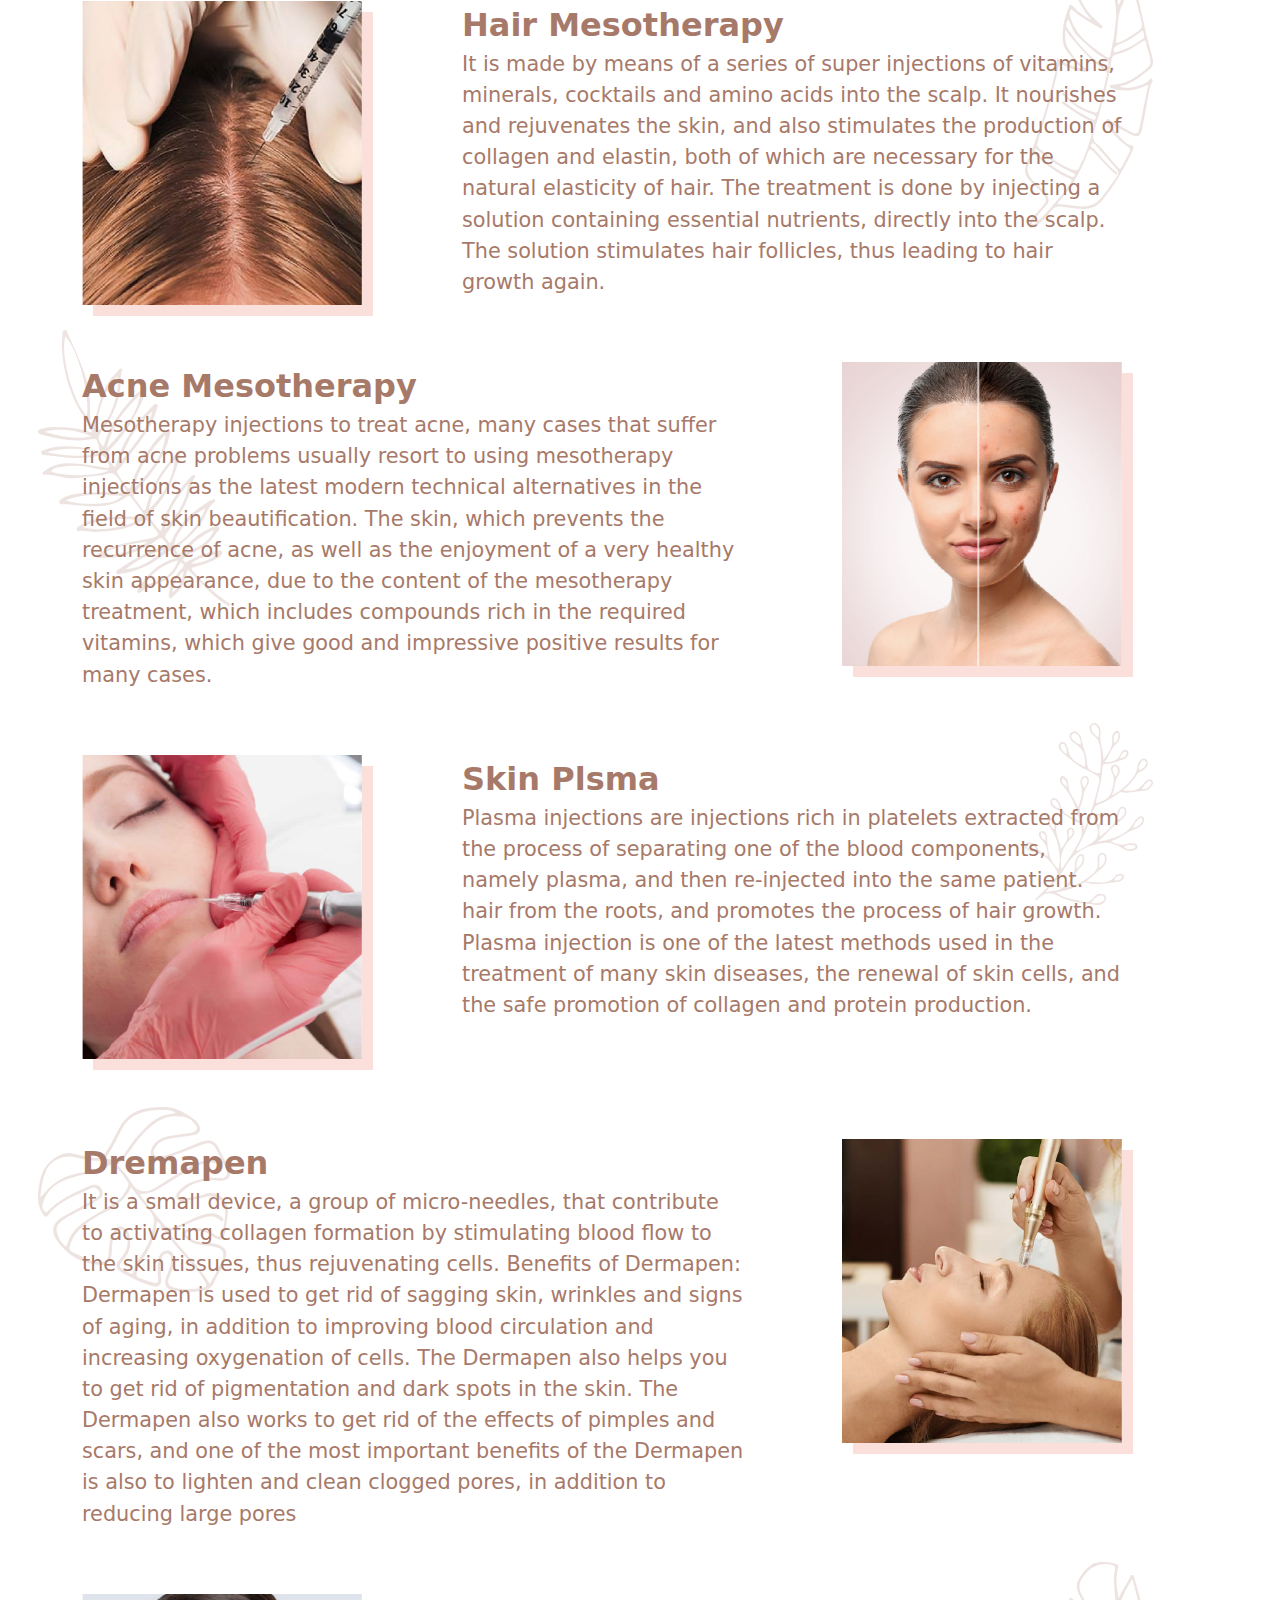
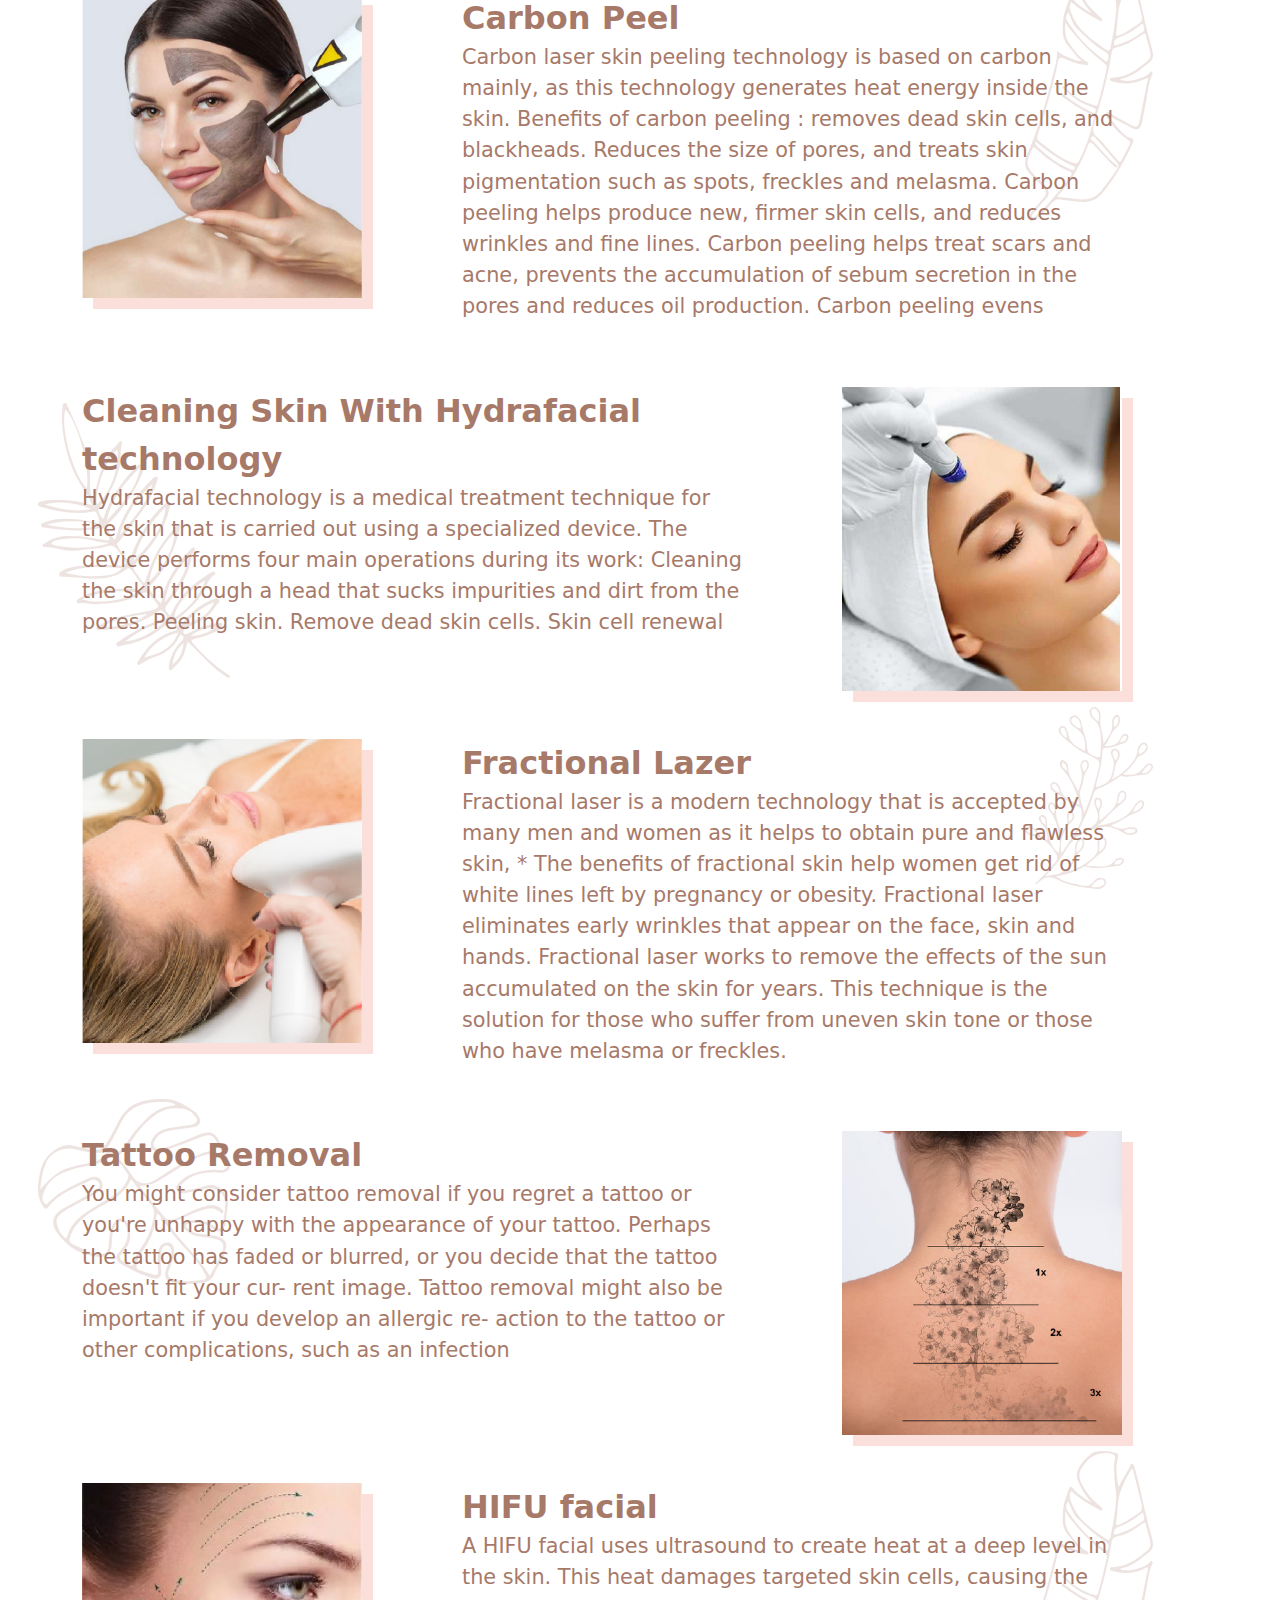
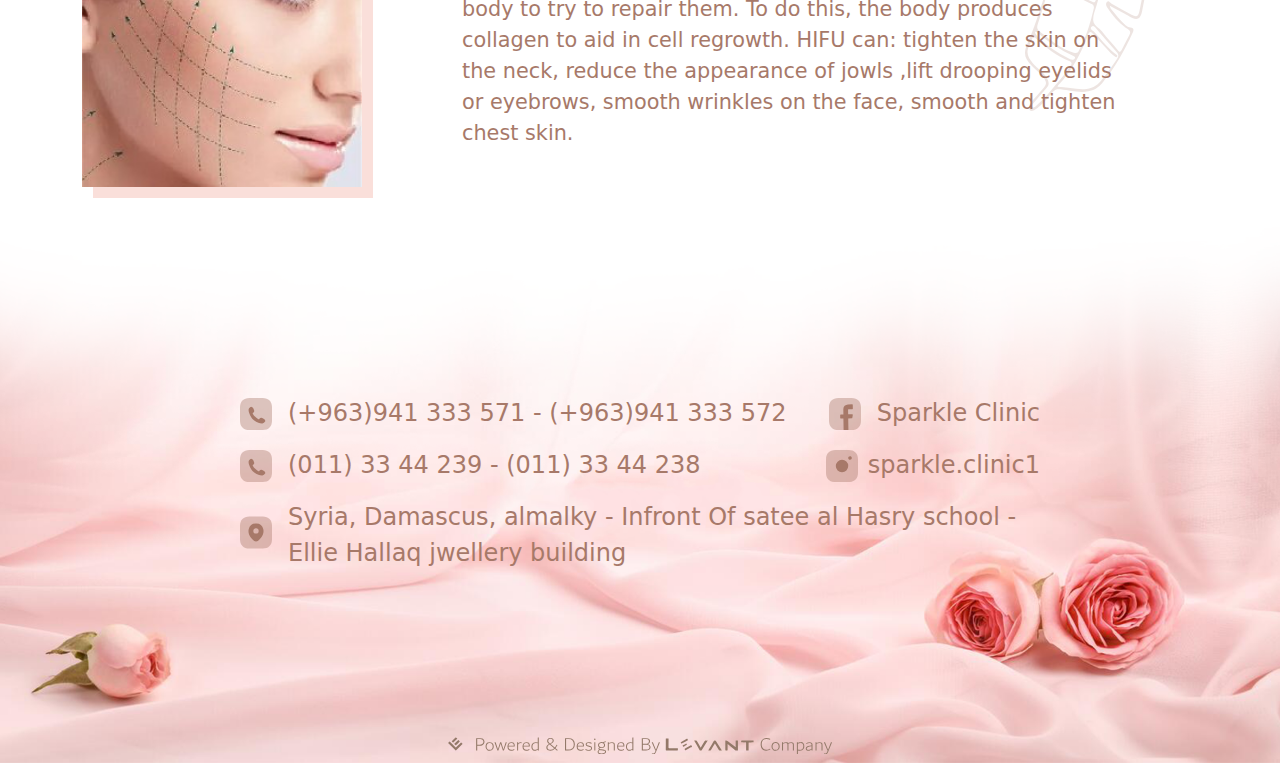
<file: derma.html>
<!DOCTYPE html>
<html lang="en">

<head>
    <meta charset="UTF-8">
    <meta http-equiv="X-UA-Compatible" content="IE=edge">
    <meta name="viewport" content="width=device-width, initial-scale=1.0">
    <link rel="apple-touch-icon" sizes="180x180" href="./apple-touch-icon.png">
    <link rel="icon" type="image/png" sizes="32x32" href="./favicon-32x32.png">
    <link rel="icon" type="image/png" sizes="16x16" href="./favicon-16x16.png">
    <link rel="manifest" href="./site.webmanifest">
    <link rel="mask-icon" href="./safari-pinned-tab.svg" color="#2a2227">
    <meta name="msapplication-TileColor" content="#2d89ef">
    <meta name="theme-color" content="#ffffff">
    <!-- ============================================================================== -->
    <!-- ==================================== IMAGES ================================== -->
    <!-- Multiple og:image definitions are ok. The platform will find the one it needs. -->
    <!-- ============================================================================== -->

    <!-- ================ Safe generic defaults ================ -->
    <!-- Use one of these at the very least. -->
    <meta property="og:image" content="./images/سباركل فاف/سباركل فاف/1024 x 512.jpg" />
    <!-- Generic safe dimension (Landscape). -->
    <meta property="og:image:width" content="1024" />
    <meta property="og:image:height" content="512" />

    <meta property="og:image" content="./images/سباركل فاف/سباركل فاف/800 x 1200.jpg" />
    <!-- Generic safe dimension (Portrait). -->
    <meta property="og:image:width" content="800" />
    <meta property="og:image:height" content="1200" />

    <!-- ================ Facebook ================ -->
    <!-- Facebook will give the user the choice to choose one of the og:image thumbnails. -->

    <meta property="og:image" content="./images/سباركل فاف/سباركل فاف/1200 x 630.jpg" />
    <!-- Recommended image for Facebook. (Max. 8MB)-->
    <meta property="og:image:width" content="1200" />
    <!-- Scales down to 470 -->
    <meta property="og:image:height" content="630" />
    <!-- Scales down to 246 -->

    <!--  ================ Linkedin ================ -->
    <meta property="og:image" content="./images/سباركل فاف/سباركل فاف/180 x 110.jpg" />
    <!-- 180x110 Image for Linkedin - Do not exceed. -->
    <meta property="og:image:width" content="180" />
    <meta property="og:image:height" content="110" />

    <!-- ================ Pinterest ================ -->
    <meta property="og:image" content="./images/سباركل فاف/سباركل فاف/736 x 1128.jpg" />
    <!-- Optimum Image for Pinterest. -->
    <meta property="og:image:width" content="736" />
    <!-- Try to keep this width. -->
    <meta property="og:image:height" content="1128" />
    <!-- Optimal size but can be any height. Aspect ratio between 2:3 and 1:3.5 recommended. -->
    <link rel="stylesheet" href="css/bootstrap.min.css" />
    <link rel="stylesheet" href="css/style.css" />
    <title>Dermatology clinic</title>
</head>

<body>
    <!-- start header -->
    <div class="container-fluid p-0">
        <div class="header d-flex">
            <span class="spanSparkle">sp<span class="gradient">ar</span>kle</span>
            <ul class="ulLinks">
                <li><a href="index.html">Home</a></li>
                <li><a href="contactus.html">Contact us</a></li>
                <li><button id="theme-switcher" class="btnlightdark"><img src="svg/LIGHT.svg" class="imglight"><img
                            src="svg/DARK.svg" class="imgdark"></button></li>

            </ul>
        </div>



    </div>
    <!-- end header -->
    <div class="container">
        <h2 class="dermaheading">Dermatology clinic
            <br> & skin care
        </h2>
        <p class="dermaheadinpara">we keen to provide a high level of quality in terms of skin and hair care and
            treatment of various
            skin diseases for its clients. we also work continuously on continuous updating of devices and
            keeping pace with technological developments in this field, providing specialized programs for skin
            and hair care for all groups</p>
        <!-- first service -->
        <div class="row mt-5">
            <div class="col-md-8 col-12 order2">
                <span class="servicaname">Skin Lightning Mesotherapy</span>
                <p class="serviceExplain3">Mesotherapy injection technique is one of the most famous lightening
                    techniques used to treat deep and superficial pigmentation,
                    and to get rid of uneven skin tone.
                    The technique of mesotherapy is safe, effective and can be used
                    for all face and body; Mesotherapy needles can be used to lighten
                    the face and neck and treat dark circles and darkening of the lips;
                    It can also be used to lighten sensitive areas such as underarms
                    and bikini lightening; It also works effectively in getting rid of the
                    pigmentation of knees, elbows, hands and feet. </p>

            </div>
            <div class="col-md-4 col-12">
                <img src="images/lightning.png" class="serviceImg">

            </div>
        </div>
        <!-- secound service -->
        <div class="row mt-5">
            <div class="col-md-4 col-12">
                <img src="images/freshness.png" class="serviceImg">

            </div>
            <div class="col-md-8 col-12 order2">
                <span class="servicaname">Skin Freshness Mesotherapy</span>
                <p class=" serviceExplain4">The use of mesotherapy to rejuvenate the face and neck makes
                    your face more youthful and fresh. The composition of mesotherapy for rejuvenating and revitalizing
                    the skin contains vitamins,
                    amino acids, minerals, antioxidants and hyaluronic acid. These elements strengthen the skin and
                    improve its color and elasticity. It
                    also helps the skin to get rid of toxins and free radicals that cause
                    acne. wrinkle </p>

            </div>

        </div>
        <!-- third service -->
        <div class="row mt-5">

            <div class="col-md-8 col-12 order2">
                <span class="servicaname">melting grease and cellulite
                    Misotherapy</span>
                <p class="serviceExplain">It is an injection method to combat fat deposits in the body, during
                    which small doses of fat burning and biologically active fat solvents
                    are injected into the surface and middle layers of the skin. Mesotherapy for cellulite is one of the
                    most effective non-surgical methods for body shaping, removal of localized fat deposits and skin
                    rejuvenation. The treatment shows fast and noticeable results, and gives
                    a long-term effect </p>

            </div>
            <div class="col-md-4 col-12">
                <img src="images/cellulite.png" class="serviceImg">

            </div>
        </div>
        <!-- fourth service -->
        <div class="row mt-5">
            <div class="col-md-4 col-12">
                <img src="images/hair.png" class="serviceImg">

            </div>
            <div class="col-md-8 col-12 order2">
                <span class="servicaname">Hair Mesotherapy</span>
                <p class=" secoundservics">It is made by means of a series of super injections of vitamins, minerals,
                    cocktails and amino acids into the scalp. It nourishes and rejuvenates the skin, and also stimulates
                    the production of collagen and
                    elastin, both of which are necessary for the natural elasticity of hair.
                    The treatment is done by injecting a solution containing essential nutrients, directly into the
                    scalp. The solution stimulates hair follicles,
                    thus leading to hair growth again. </p>

            </div>

        </div>
        <!-- five -->
        <div class="row mt-5">

            <div class="col-md-8 col-12 order2">
                <span class="servicaname">Acne Mesotherapy</span>
                <p class="serviceExplain3">Mesotherapy injections to treat acne, many cases that suffer from
                    acne problems usually resort to using mesotherapy injections as
                    the latest modern technical alternatives in the field of skin beautification. The skin, which
                    prevents the recurrence of acne, as well as
                    the enjoyment of a very healthy skin appearance, due to the content of the mesotherapy treatment,
                    which includes compounds
                    rich in the required vitamins, which give good and impressive positive results for many cases. </p>

            </div>
            <div class="col-md-4 col-12">
                <img src="images/acne.png" class="serviceImg">

            </div>
        </div>
        <!-- six -->
        <div class="row mt-5">
            <div class="col-md-4 col-12">
                <img src="images/plasma.png" class="serviceImg">

            </div>
            <div class="col-md-8 col-12 order2">
                <span class="servicaname">Skin Plsma</span>
                <p class=" serviceExplain4">Plasma injections are injections rich in platelets extracted from the
                    process of separating one of the blood components, namely
                    plasma, and then re-injected into the same patient. hair from the
                    roots, and promotes the process of hair growth. Plasma injection is
                    one of the latest methods used in the treatment of many skin diseases, the renewal of skin cells,
                    and the safe promotion of collagen
                    and protein production. </p>

            </div>

        </div>
        <!-- seven -->
        <div class="row" style="margin-top: 5rem;">

            <div class="col-md-8 col-12 order2">
                <span class="servicaname">Dremapen</span>
                <p class="serviceExplain">It is a small device, a group of micro-needles, that contribute to activating
                    collagen formation by stimulating blood flow to the skin tissues, thus rejuvenating cells. Benefits
                    of Dermapen: Dermapen is
                    used to get rid of sagging skin, wrinkles and signs of aging, in addition to improving blood
                    circulation and increasing oxygenation of
                    cells. The Dermapen also helps you to get rid of pigmentation and
                    dark spots in the skin. The Dermapen also works to get rid of the
                    effects of pimples and scars, and one of the most important benefits of the Dermapen is also to
                    lighten and clean clogged pores, in
                    addition to reducing large pores </p>

            </div>
            <div class="col-md-4 col-12">
                <img src="images/dermapen.png" class="serviceImg">

            </div>
        </div>
        <!-- eight -->
        <div class="row mt-5">
            <div class="col-md-4 col-12">
                <img src="images/carbon.png" class="serviceImg">

            </div>
            <div class="col-md-8 col-12 order2">
                <span class="servicaname">Carbon Peel</span>
                <p class=" secoundservics">Carbon laser skin peeling technology is based on carbon mainly, as
                    this technology generates heat energy inside the skin.
                    Benefits of carbon peeling : removes dead skin cells, and blackheads.
                    Reduces the size of pores, and treats skin pigmentation such as
                    spots, freckles and melasma. Carbon peeling helps produce new,
                    firmer skin cells, and reduces wrinkles and fine lines. Carbon peeling
                    helps treat scars and acne, prevents the accumulation of sebum secretion in the pores and reduces
                    oil production. Carbon peeling evens </p>

            </div>

        </div>
        <!-- nine -->
        <div class="row mt-5">

            <div class="col-md-8 col-12 order2">
                <span class="servicaname">Cleaning Skin With Hydrafacial
                    technology</span>
                <p class="serviceExplain3">Hydrafacial technology is a medical treatment technique for the
                    skin that is carried out using a specialized device. The device performs four main operations during
                    its work: Cleaning the skin
                    through a head that sucks impurities and dirt from the pores. Peeling skin. Remove dead skin cells.
                    Skin cell renewal </p>

            </div>
            <div class="col-md-4 col-12">
                <img src="images/hydrafacial.png" class="serviceImg">

            </div>
        </div>
        <!-- ten -->
        <div class="row mt-5">
            <div class="col-md-4 col-12">
                <img src="images/fractional.png" class="serviceImg">

            </div>
            <div class="col-md-8 col-12 order2">
                <span class="servicaname">Fractional Lazer</span>
                <p class=" serviceExplain4">Fractional laser is a modern technology that is accepted by many
                    men and women as it helps to obtain pure and flawless skin, * The
                    benefits of fractional skin help women get rid of white lines left by
                    pregnancy or obesity. Fractional laser eliminates early wrinkles that
                    appear on the face, skin and hands. Fractional laser works to
                    remove the effects of the sun accumulated on the skin for years.
                    This technique is the solution for those who suffer from uneven
                    skin tone or those who have melasma or freckles. </p>

            </div>

        </div>
        <!-- eleven service -->
        <div class="row mt-5">

            <div class="col-md-8 col-12 order2">
                <span class="servicaname">Tattoo Removal</span>
                <p class="serviceExplain">You might consider tattoo removal if you regret a tattoo or you're
                    unhappy with the appearance of your tattoo. Perhaps the tattoo has
                    faded or blurred, or you decide that the tattoo doesn't fit your cur-
                    rent image.
                    Tattoo removal might also be important if you develop an allergic re-
                    action to the tattoo or other complications, such as an infection </p>

            </div>
            <div class="col-md-4 col-12">
                <img src="images/tatto.jpg" class="serviceImg">

            </div>
        </div>
          <!-- tweelve service -->
          <div class="row mt-5">
            <div class="col-md-4 col-12">
                <img src="images/hifu.jpg" class="serviceImg">

            </div>
            <div class="col-md-8 col-12 order2">
                <span class="servicaname">HIFU facial</span>
                <p class=" secoundservics">A HIFU facial uses ultrasound to create heat at a deep level in the
                    skin. This heat damages targeted skin cells, causing the body to try
                    to repair them. To do this, the body produces collagen to aid in cell
                    regrowth.
                    HIFU can:
                    tighten the skin on the neck, reduce the appearance of jowls ,lift
                    drooping eyelids or eyebrows, smooth wrinkles on the face, smooth
                    and tighten chest skin. </p>

            </div>

        </div>

























    </div>

    <!-- start footer -->
    <div class="position-relative bac">
        <div class="layer">
        </div>

        <div class="container p-0">
            <div class="w-90">

                <div class="fat">
                    <div class="pad"><svg class="contact-img" xmlns="http://www.w3.org/2000/svg" viewBox="0 0 30 30.01">
                            <defs>
                                <style>
                                    .cls-11,
                                    .cls-22 {
                                        fill: #a77969;
                                    }

                                    .cls-11 {
                                        isolation: isolate;
                                        opacity: 0.4;
                                    }
                                </style>
                            </defs>
                            <g id="Layer_2" data-name="Layer 2">
                                <g id="Layer_1-2" data-name="Layer 1">
                                    <path class="cls-11"
                                        d="M21.3,0H8.72C3.26,0,0,3.26,0,8.72V21.28C0,26.76,3.26,30,8.72,30H21.28C26.74,30,30,26.76,30,21.3V8.72C30,3.26,26.76,0,21.3,0Z" />
                                    <path class="cls-22"
                                        d="M20.6,23.88a12.48,12.48,0,0,1-3.36-.74,16.2,16.2,0,0,1-4.13-2.29A11.22,11.22,0,0,1,10.5,18a17,17,0,0,1-2.06-4.38,9.86,9.86,0,0,1-.38-2.09,2.68,2.68,0,0,1,.49-1.82,5.39,5.39,0,0,1,1-1.14A1.2,1.2,0,0,1,11,8.4l0,0a2.43,2.43,0,0,1,1.43,1.31,12.3,12.3,0,0,1,.9,2.19,1.34,1.34,0,0,1-.41,1.36l-.58.54A.81.81,0,0,0,12.15,15,10.38,10.38,0,0,0,14,17.46a11.52,11.52,0,0,0,2.87,2.24.9.9,0,0,0,1.38-.22l.45-.49a1.35,1.35,0,0,1,1.33-.4,11.65,11.65,0,0,1,2.47,1,2.57,2.57,0,0,1,1.2,1.73.83.83,0,0,1-.17.77A3.81,3.81,0,0,1,21,23.85Z" />
                                </g>
                            </g>
                        </svg><span class="spancon">(+963)941 333
                            571 -
                            (+963)941
                            333
                            572 </span></div>
                    <div class="pad"><svg class="contact-img" xmlns="http://www.w3.org/2000/svg"
                            viewBox="0 0 29.67 29.74">
                            <defs>
                                <style>
                                    .cls-11,
                                    .cls-22 {
                                        fill: #a77969;
                                    }

                                    .cls-11 {
                                        isolation: isolate;
                                        opacity: 0.4;
                                    }
                                </style>
                            </defs>
                            <g id="Layer_2" data-name="Layer 2">
                                <g id="Layer_1-2" data-name="Layer 1">
                                    <path class="cls-11"
                                        d="M21.05,0H8.62C3.22,0,0,3.22,0,8.62V21.05c0,5.4,3.22,8.62,8.62,8.62H21.05c5.4,0,8.62-3.22,8.62-8.62V8.62C29.67,3.22,26.45,0,21.05,0Z" />
                                    <path class="cls-22"
                                        d="M17.68,10.81l.07,4.37,3.9-.06a.45.45,0,0,1,.45.52l-.52,2.84a.47.47,0,0,1-.43.37l-3.34.06L18,29.67l-4.45.07L13.36,19,10.83,19a.44.44,0,0,1-.44-.45l0-2.82a.43.43,0,0,1,.44-.44l2.52-.05-.07-4.82A4.45,4.45,0,0,1,17.6,5.92h0l4-.06a.44.44,0,0,1,.44.45l.06,3.56a.44.44,0,0,1-.45.45l-3.56,0A.43.43,0,0,0,17.68,10.81Z" />
                                </g>
                            </g>
                        </svg><span class="spancon">Sparkle
                            Clinic</span>
                    </div>

                </div>




                <div class="fat">
                    <div class="pad"> <svg class="contact-img" xmlns="http://www.w3.org/2000/svg"
                            viewBox="0 0 30 30.01">
                            <defs>
                                <style>
                                    .cls-11,
                                    .cls-22 {
                                        fill: #a77969;
                                    }

                                    .cls-11 {
                                        isolation: isolate;
                                        opacity: 0.4;
                                    }
                                </style>
                            </defs>
                            <g id="Layer_2" data-name="Layer 2">
                                <g id="Layer_1-2" data-name="Layer 1">
                                    <path class="cls-11"
                                        d="M21.3,0H8.72C3.26,0,0,3.26,0,8.72V21.28C0,26.76,3.26,30,8.72,30H21.28C26.74,30,30,26.76,30,21.3V8.72C30,3.26,26.76,0,21.3,0Z" />
                                    <path class="cls-22"
                                        d="M20.6,23.88a12.48,12.48,0,0,1-3.36-.74,16.2,16.2,0,0,1-4.13-2.29A11.22,11.22,0,0,1,10.5,18a17,17,0,0,1-2.06-4.38,9.86,9.86,0,0,1-.38-2.09,2.68,2.68,0,0,1,.49-1.82,5.39,5.39,0,0,1,1-1.14A1.2,1.2,0,0,1,11,8.4l0,0a2.43,2.43,0,0,1,1.43,1.31,12.3,12.3,0,0,1,.9,2.19,1.34,1.34,0,0,1-.41,1.36l-.58.54A.81.81,0,0,0,12.15,15,10.38,10.38,0,0,0,14,17.46a11.52,11.52,0,0,0,2.87,2.24.9.9,0,0,0,1.38-.22l.45-.49a1.35,1.35,0,0,1,1.33-.4,11.65,11.65,0,0,1,2.47,1,2.57,2.57,0,0,1,1.2,1.73.83.83,0,0,1-.17.77A3.81,3.81,0,0,1,21,23.85Z" />
                                </g>
                            </g>
                        </svg><span class="spancon">(011) 33 44 239
                            - (011)
                            33 44
                            238</span></div>

                    <a href="https://www.instagram.com/sparkle.clinic1/?hl=en">
                        <div class="pad"> <svg class="contact-img" style="margin-right: 0.6rem;"
                                xmlns="http://www.w3.org/2000/svg" viewBox="0 0 29.94 29.95">
                                <defs>
                                    <style>
                                        .cls-11,
                                        .cls-22 {
                                            fill: #a77969;
                                        }

                                        .cls-11 {
                                            isolation: isolate;
                                            opacity: 0.4;
                                        }
                                    </style>
                                </defs>
                                <g id="Layer_2" data-name="Layer 2">
                                    <g id="Layer_1-2" data-name="Layer 1">
                                        <path class="cls-11"
                                            d="M21.25,0H8.7C3.25,0,0,3.25,0,8.7V21.24C0,26.7,3.25,30,8.7,30H21.24c5.45,0,8.7-3.25,8.7-8.7V8.7C30,3.25,26.7,0,21.25,0Z" />
                                        <path class="cls-22"
                                            d="M15,20.79A5.81,5.81,0,1,0,9.17,15,5.81,5.81,0,0,0,15,20.79ZM22.46,9.14a1.67,1.67,0,0,1-1.18-.48,2,2,0,0,1-.35-.56,1.51,1.51,0,0,1-.13-.63,1.69,1.69,0,0,1,.13-.63,1.57,1.57,0,0,1,.35-.55,1.64,1.64,0,0,1,1.5-.45.86.86,0,0,1,.32.1,1.05,1.05,0,0,1,.3.15,2.19,2.19,0,0,1,.25.2,1.57,1.57,0,0,1,.35.55A1.59,1.59,0,0,1,24,8.1a2,2,0,0,1-.35.56A2.14,2.14,0,0,1,23.1,9,1.74,1.74,0,0,1,22.46,9.14Z" />
                                    </g>
                                </g>
                            </svg><span class="spancon">sparkle.clinic1</span>
                        </div>
                </div>






                <div class="fat">
                    <div style="display: flex;" class="pad"> <img src="svg/location.svg" class="contact-img"><span
                            class="spancon">Syria, Damascus, almalky - Infront Of satee al Hasry school - Ellie Hallaq
                            jwellery building</span></div>
                </div>
            </div>





            <img src="svg/levantpower.svg" class="levant1">
        </div>


    </div>











    <script type="text/javascript">
        // Wait for document to load
        document.addEventListener("DOMContentLoaded", function (event) {
            document.documentElement.setAttribute("data-theme", "light");
        });
    </script>
    <script src="js/jquery-3.3.1.js"></script>
    <script src="js/bootstrap.bundle.min.js"></script>
    <script src="js/pro.js"></script>
</body>

</html>
</file>
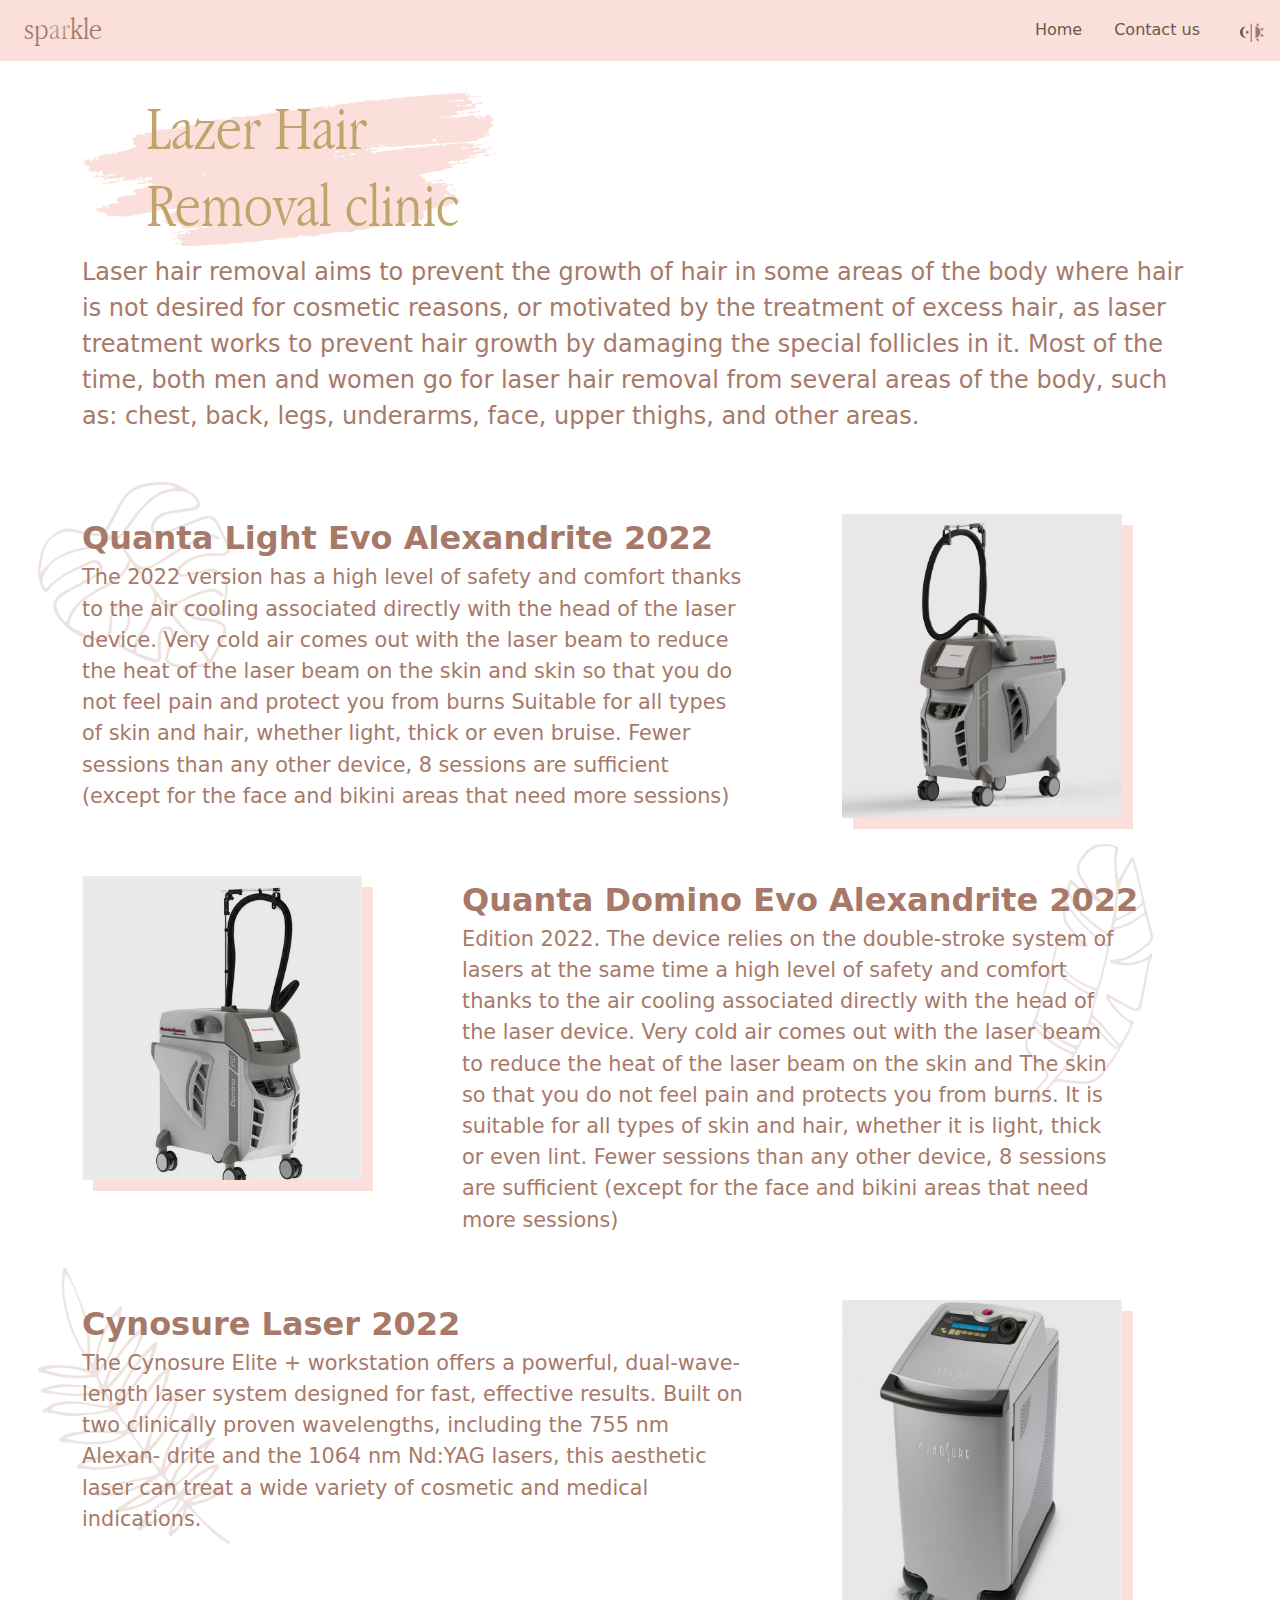
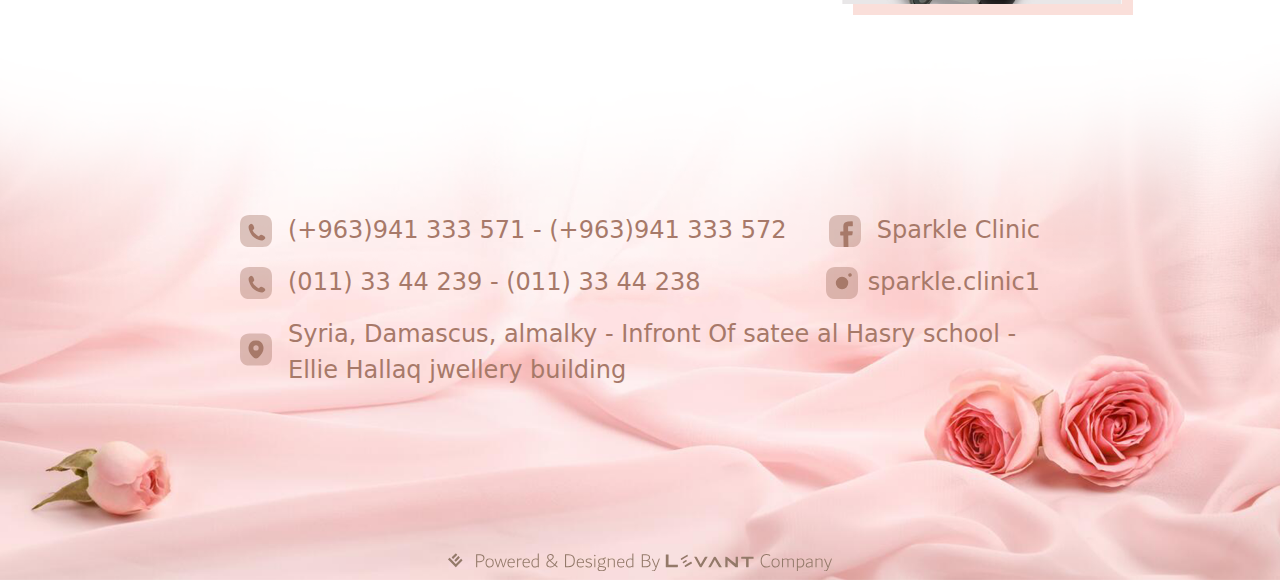
<file: lazer.html>
<!DOCTYPE html>
<html lang="en">

<head>
    <meta charset="UTF-8">
    <meta http-equiv="X-UA-Compatible" content="IE=edge">
    <meta name="viewport" content="width=device-width, initial-scale=1.0">
    <link rel="apple-touch-icon" sizes="180x180" href="./apple-touch-icon.png">
    <link rel="icon" type="image/png" sizes="32x32" href="./favicon-32x32.png">
    <link rel="icon" type="image/png" sizes="16x16" href="./favicon-16x16.png">
    <link rel="manifest" href="./site.webmanifest">
    <link rel="mask-icon" href="./safari-pinned-tab.svg" color="#2a2227">
    <meta name="msapplication-TileColor" content="#2d89ef">
    <meta name="theme-color" content="#ffffff">
    <!-- ============================================================================== -->
    <!-- ==================================== IMAGES ================================== -->
    <!-- Multiple og:image definitions are ok. The platform will find the one it needs. -->
    <!-- ============================================================================== -->

    <!-- ================ Safe generic defaults ================ -->
    <!-- Use one of these at the very least. -->
    <meta property="og:image" content="./images/سباركل فاف/سباركل فاف/1024 x 512.jpg" />
    <!-- Generic safe dimension (Landscape). -->
    <meta property="og:image:width" content="1024" />
    <meta property="og:image:height" content="512" />

    <meta property="og:image" content="./images/سباركل فاف/سباركل فاف/800 x 1200.jpg" />
    <!-- Generic safe dimension (Portrait). -->
    <meta property="og:image:width" content="800" />
    <meta property="og:image:height" content="1200" />

    <!-- ================ Facebook ================ -->
    <!-- Facebook will give the user the choice to choose one of the og:image thumbnails. -->

    <meta property="og:image" content="./images/سباركل فاف/سباركل فاف/1200 x 630.jpg" />
    <!-- Recommended image for Facebook. (Max. 8MB)-->
    <meta property="og:image:width" content="1200" />
    <!-- Scales down to 470 -->
    <meta property="og:image:height" content="630" />
    <!-- Scales down to 246 -->

    <!--  ================ Linkedin ================ -->
    <meta property="og:image" content="./images/سباركل فاف/سباركل فاف/180 x 110.jpg" />
    <!-- 180x110 Image for Linkedin - Do not exceed. -->
    <meta property="og:image:width" content="180" />
    <meta property="og:image:height" content="110" />

    <!-- ================ Pinterest ================ -->
    <meta property="og:image" content="./images/سباركل فاف/سباركل فاف/736 x 1128.jpg" />
    <!-- Optimum Image for Pinterest. -->
    <meta property="og:image:width" content="736" />
    <!-- Try to keep this width. -->
    <meta property="og:image:height" content="1128" />
    <!-- Optimal size but can be any height. Aspect ratio between 2:3 and 1:3.5 recommended. -->
    <link rel="stylesheet" href="css/bootstrap.min.css" />
    <link rel="stylesheet" href="css/style.css" />
    <title>lazer</title>
</head>

<body>
    <!-- start header -->
    <div class="container-fluid p-0">
        <div class="header d-flex">
            <span class="spanSparkle">sp<span class="gradient">ar</span>kle</span>
            <ul class="ulLinks">
                <li><a href="index.html">Home</a></li>
                <li><a href="contactus.html">Contact us</a></li>
                <li><button id="theme-switcher" class="btnlightdark"><img src="svg/LIGHT.svg" class="imglight"><img
                            src="svg/DARK.svg" class="imgdark"></button></li>

            </ul>
        </div>



    </div>
    <!-- end header -->
    <div class="container">
        <h2 class="lazerheading">Lazer Hair
            <br>Removal clinic
        </h2>
        <p class="dermaheadinpara">Laser hair removal aims to prevent the growth of hair in some areas of the body where
            hair is not
            desired for cosmetic reasons, or motivated by the treatment of excess hair, as laser treatment
            works to prevent hair growth by damaging the special follicles in it.
            Most of the time, both men and women go for laser hair removal from several areas of the body,
            such as: chest, back, legs, underarms, face, upper thighs, and other areas.</p>
        <!-- first service -->
        <div class="row" style="margin-top: 5rem;">

            <div class="col-md-8 col-12 order2">
                <span class="servicaname">Quanta Light Evo Alexandrite 2022</span>
                <p class="serviceExplain">The 2022 version has a high level of safety and comfort thanks to
                    the air cooling associated directly with the head of the laser device.
                    Very cold air comes out with the laser beam to reduce the heat of
                    the laser beam on the skin and skin so that you do not feel pain and
                    protect you from burns Suitable for all types of skin and hair, whether light, thick or even bruise.
                    Fewer sessions than any other device, 8
                    sessions are sufficient (except for the face and bikini areas that need
                    more sessions) </p>

            </div>
            <div class="col-md-4 col-12">
                <img src="images/Quanta light.png" class="serviceImg">

            </div>
        </div>
        <!-- secound service -->
        <div class="row mt-5">
            <div class="col-md-4 col-12">
                <img src="images/Quanta Domino.png" class="serviceImg">

            </div>
            <div class="col-md-8 col-12 order2">
                <span class="servicaname">Quanta Domino Evo Alexandrite 2022</span>
                <p class=" secoundservics">Edition 2022. The device relies on the double-stroke system of lasers
                    at the same time a high level of safety and comfort thanks to the air
                    cooling associated directly with the head of the laser device. Very
                    cold air comes out with the laser beam to reduce the heat of the
                    laser beam on the skin and The skin so that you do not feel pain and
                    protects you from burns. It is suitable for all types of skin and hair,
                    whether it is light, thick or even lint. Fewer sessions than any other
                    device, 8 sessions are sufficient (except for the face and bikini areas
                    that need more sessions) </p>

            </div>

        </div>
        <!-- third service -->
        <div class="row mt-5">
            <div class="col-md-8 col-12 order2">
                <span class="servicaname">Cynosure Laser 2022</span>
                <p class="serviceExplain3">The Cynosure Elite + workstation offers a powerful, dual-wave-
                    length laser system designed for fast, effective results. Built on
                    two clinically proven wavelengths, including the 755 nm Alexan-
                    drite and the 1064 nm Nd:YAG lasers, this aesthetic laser can
                    treat a wide variety of cosmetic and medical indications.
            </div>
            <div class="col-md-4 col-12">
                <img src="images/lazerdevice.jpg" class="serviceImg">

            </div>
        </div>



    </div>
























    </div>

    <!-- start footer -->
    <div class="position-relative bac">
        <div class="layer">
        </div>

        <div class="container p-0">
            <div class="w-90">

                <div class="fat">
                    <div class="pad"><svg class="contact-img" xmlns="http://www.w3.org/2000/svg" viewBox="0 0 30 30.01">
                            <defs>
                                <style>
                                    .cls-11,
                                    .cls-22 {
                                        fill: #a77969;
                                    }

                                    .cls-11 {
                                        isolation: isolate;
                                        opacity: 0.4;
                                    }
                                </style>
                            </defs>
                            <g id="Layer_2" data-name="Layer 2">
                                <g id="Layer_1-2" data-name="Layer 1">
                                    <path class="cls-11"
                                        d="M21.3,0H8.72C3.26,0,0,3.26,0,8.72V21.28C0,26.76,3.26,30,8.72,30H21.28C26.74,30,30,26.76,30,21.3V8.72C30,3.26,26.76,0,21.3,0Z" />
                                    <path class="cls-22"
                                        d="M20.6,23.88a12.48,12.48,0,0,1-3.36-.74,16.2,16.2,0,0,1-4.13-2.29A11.22,11.22,0,0,1,10.5,18a17,17,0,0,1-2.06-4.38,9.86,9.86,0,0,1-.38-2.09,2.68,2.68,0,0,1,.49-1.82,5.39,5.39,0,0,1,1-1.14A1.2,1.2,0,0,1,11,8.4l0,0a2.43,2.43,0,0,1,1.43,1.31,12.3,12.3,0,0,1,.9,2.19,1.34,1.34,0,0,1-.41,1.36l-.58.54A.81.81,0,0,0,12.15,15,10.38,10.38,0,0,0,14,17.46a11.52,11.52,0,0,0,2.87,2.24.9.9,0,0,0,1.38-.22l.45-.49a1.35,1.35,0,0,1,1.33-.4,11.65,11.65,0,0,1,2.47,1,2.57,2.57,0,0,1,1.2,1.73.83.83,0,0,1-.17.77A3.81,3.81,0,0,1,21,23.85Z" />
                                </g>
                            </g>
                        </svg><span class="spancon">(+963)941 333
                            571 -
                            (+963)941
                            333
                            572 </span></div>
                    <div class="pad"><svg class="contact-img" xmlns="http://www.w3.org/2000/svg"
                            viewBox="0 0 29.67 29.74">
                            <defs>
                                <style>
                                    .cls-11,
                                    .cls-22 {
                                        fill: #a77969;
                                    }

                                    .cls-11 {
                                        isolation: isolate;
                                        opacity: 0.4;
                                    }
                                </style>
                            </defs>
                            <g id="Layer_2" data-name="Layer 2">
                                <g id="Layer_1-2" data-name="Layer 1">
                                    <path class="cls-11"
                                        d="M21.05,0H8.62C3.22,0,0,3.22,0,8.62V21.05c0,5.4,3.22,8.62,8.62,8.62H21.05c5.4,0,8.62-3.22,8.62-8.62V8.62C29.67,3.22,26.45,0,21.05,0Z" />
                                    <path class="cls-22"
                                        d="M17.68,10.81l.07,4.37,3.9-.06a.45.45,0,0,1,.45.52l-.52,2.84a.47.47,0,0,1-.43.37l-3.34.06L18,29.67l-4.45.07L13.36,19,10.83,19a.44.44,0,0,1-.44-.45l0-2.82a.43.43,0,0,1,.44-.44l2.52-.05-.07-4.82A4.45,4.45,0,0,1,17.6,5.92h0l4-.06a.44.44,0,0,1,.44.45l.06,3.56a.44.44,0,0,1-.45.45l-3.56,0A.43.43,0,0,0,17.68,10.81Z" />
                                </g>
                            </g>
                        </svg><span class="spancon">Sparkle
                            Clinic</span>
                    </div>

                </div>




                <div class="fat">
                    <div class="pad"> <svg class="contact-img" xmlns="http://www.w3.org/2000/svg"
                            viewBox="0 0 30 30.01">
                            <defs>
                                <style>
                                    .cls-11,
                                    .cls-22 {
                                        fill: #a77969;
                                    }

                                    .cls-11 {
                                        isolation: isolate;
                                        opacity: 0.4;
                                    }
                                </style>
                            </defs>
                            <g id="Layer_2" data-name="Layer 2">
                                <g id="Layer_1-2" data-name="Layer 1">
                                    <path class="cls-11"
                                        d="M21.3,0H8.72C3.26,0,0,3.26,0,8.72V21.28C0,26.76,3.26,30,8.72,30H21.28C26.74,30,30,26.76,30,21.3V8.72C30,3.26,26.76,0,21.3,0Z" />
                                    <path class="cls-22"
                                        d="M20.6,23.88a12.48,12.48,0,0,1-3.36-.74,16.2,16.2,0,0,1-4.13-2.29A11.22,11.22,0,0,1,10.5,18a17,17,0,0,1-2.06-4.38,9.86,9.86,0,0,1-.38-2.09,2.68,2.68,0,0,1,.49-1.82,5.39,5.39,0,0,1,1-1.14A1.2,1.2,0,0,1,11,8.4l0,0a2.43,2.43,0,0,1,1.43,1.31,12.3,12.3,0,0,1,.9,2.19,1.34,1.34,0,0,1-.41,1.36l-.58.54A.81.81,0,0,0,12.15,15,10.38,10.38,0,0,0,14,17.46a11.52,11.52,0,0,0,2.87,2.24.9.9,0,0,0,1.38-.22l.45-.49a1.35,1.35,0,0,1,1.33-.4,11.65,11.65,0,0,1,2.47,1,2.57,2.57,0,0,1,1.2,1.73.83.83,0,0,1-.17.77A3.81,3.81,0,0,1,21,23.85Z" />
                                </g>
                            </g>
                        </svg><span class="spancon">(011) 33 44 239
                            - (011)
                            33 44
                            238</span></div>

                    <a href="https://www.instagram.com/sparkle.clinic1/?hl=en">
                        <div class="pad"> <svg class="contact-img" style="margin-right: 0.6rem;"
                                xmlns="http://www.w3.org/2000/svg" viewBox="0 0 29.94 29.95">
                                <defs>
                                    <style>
                                        .cls-11,
                                        .cls-22 {
                                            fill: #a77969;
                                        }

                                        .cls-11 {
                                            isolation: isolate;
                                            opacity: 0.4;
                                        }
                                    </style>
                                </defs>
                                <g id="Layer_2" data-name="Layer 2">
                                    <g id="Layer_1-2" data-name="Layer 1">
                                        <path class="cls-11"
                                            d="M21.25,0H8.7C3.25,0,0,3.25,0,8.7V21.24C0,26.7,3.25,30,8.7,30H21.24c5.45,0,8.7-3.25,8.7-8.7V8.7C30,3.25,26.7,0,21.25,0Z" />
                                        <path class="cls-22"
                                            d="M15,20.79A5.81,5.81,0,1,0,9.17,15,5.81,5.81,0,0,0,15,20.79ZM22.46,9.14a1.67,1.67,0,0,1-1.18-.48,2,2,0,0,1-.35-.56,1.51,1.51,0,0,1-.13-.63,1.69,1.69,0,0,1,.13-.63,1.57,1.57,0,0,1,.35-.55,1.64,1.64,0,0,1,1.5-.45.86.86,0,0,1,.32.1,1.05,1.05,0,0,1,.3.15,2.19,2.19,0,0,1,.25.2,1.57,1.57,0,0,1,.35.55A1.59,1.59,0,0,1,24,8.1a2,2,0,0,1-.35.56A2.14,2.14,0,0,1,23.1,9,1.74,1.74,0,0,1,22.46,9.14Z" />
                                    </g>
                                </g>
                            </svg><span class="spancon">sparkle.clinic1</span>
                        </div>
                </div>






                <div class="fat">
                    <div style="display: flex;" class="pad"> <img src="svg/location.svg" class="contact-img"><span
                            class="spancon">Syria, Damascus, almalky - Infront Of satee al Hasry school - Ellie Hallaq
                            jwellery building</span></div>
                </div>
            </div>





            <img src="svg/levantpower.svg" class="levant1">
        </div>


    </div>











    <script type="text/javascript">
        // Wait for document to load
        document.addEventListener("DOMContentLoaded", function (event) {
            document.documentElement.setAttribute("data-theme", "light");
        });
    </script>
    <script src="js/jquery-3.3.1.js"></script>
    <script src="js/bootstrap.bundle.min.js"></script>
    <script src="js/pro.js"></script>
</body>

</html>
</file>
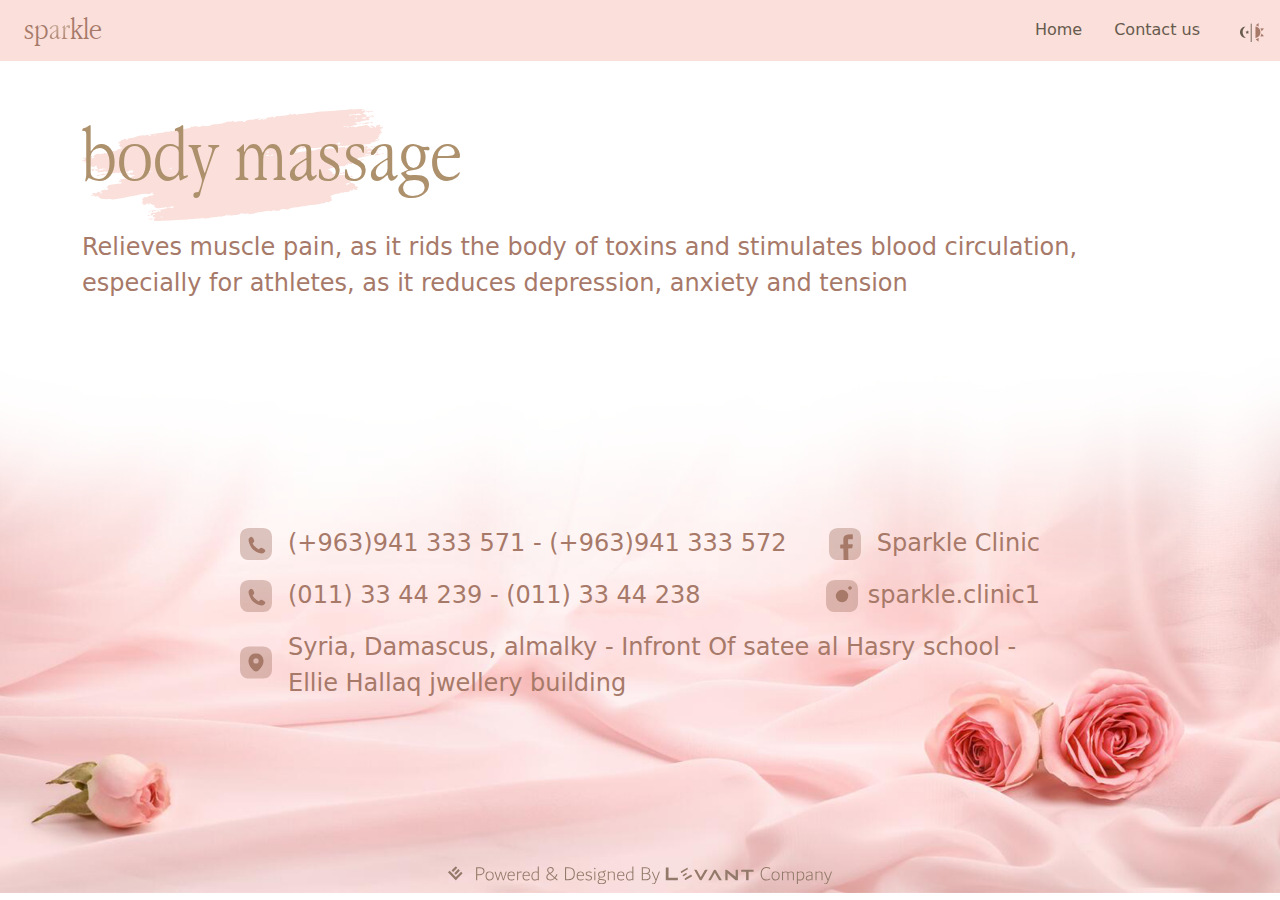
<file: massage.html>
<!DOCTYPE html>
<html lang="en">

<head>
    <meta charset="UTF-8">
    <meta http-equiv="X-UA-Compatible" content="IE=edge">
    <meta name="viewport" content="width=device-width, initial-scale=1.0">
    <link rel="apple-touch-icon" sizes="180x180" href="./apple-touch-icon.png">
    <link rel="icon" type="image/png" sizes="32x32" href="./favicon-32x32.png">
    <link rel="icon" type="image/png" sizes="16x16" href="./favicon-16x16.png">
    <link rel="manifest" href="./site.webmanifest">
    <link rel="mask-icon" href="./safari-pinned-tab.svg" color="#2a2227">
    <meta name="msapplication-TileColor" content="#2d89ef">
    <meta name="theme-color" content="#ffffff">
    <!-- ============================================================================== -->
    <!-- ==================================== IMAGES ================================== -->
    <!-- Multiple og:image definitions are ok. The platform will find the one it needs. -->
    <!-- ============================================================================== -->

    <!-- ================ Safe generic defaults ================ -->
    <!-- Use one of these at the very least. -->
    <meta property="og:image" content="./images/سباركل فاف/سباركل فاف/1024 x 512.jpg" />
    <!-- Generic safe dimension (Landscape). -->
    <meta property="og:image:width" content="1024" />
    <meta property="og:image:height" content="512" />

    <meta property="og:image" content="./images/سباركل فاف/سباركل فاف/800 x 1200.jpg" />
    <!-- Generic safe dimension (Portrait). -->
    <meta property="og:image:width" content="800" />
    <meta property="og:image:height" content="1200" />

    <!-- ================ Facebook ================ -->
    <!-- Facebook will give the user the choice to choose one of the og:image thumbnails. -->

    <meta property="og:image" content="./images/سباركل فاف/سباركل فاف/1200 x 630.jpg" />
    <!-- Recommended image for Facebook. (Max. 8MB)-->
    <meta property="og:image:width" content="1200" />
    <!-- Scales down to 470 -->
    <meta property="og:image:height" content="630" />
    <!-- Scales down to 246 -->

    <!--  ================ Linkedin ================ -->
    <meta property="og:image" content="./images/سباركل فاف/سباركل فاف/180 x 110.jpg" />
    <!-- 180x110 Image for Linkedin - Do not exceed. -->
    <meta property="og:image:width" content="180" />
    <meta property="og:image:height" content="110" />

    <!-- ================ Pinterest ================ -->
    <meta property="og:image" content="./images/سباركل فاف/سباركل فاف/736 x 1128.jpg" />
    <!-- Optimum Image for Pinterest. -->
    <meta property="og:image:width" content="736" />
    <!-- Try to keep this width. -->
    <meta property="og:image:height" content="1128" />
    <!-- Optimal size but can be any height. Aspect ratio between 2:3 and 1:3.5 recommended. -->
    <link rel="stylesheet" href="css/bootstrap.min.css" />
    <link rel="stylesheet" href="css/style.css" />
    <title>body massage</title>
</head>

<body>
    <!-- start header -->
    <div class="container-fluid p-0">
        <div class="header d-flex">
            <span class="spanSparkle">sp<span class="gradient">ar</span>kle</span>
            <ul class="ulLinks">
                <li><a href="index.html">Home</a></li>
                <li><a href="contactus.html">Contact us</a></li>
                <li><button id="theme-switcher" class="btnlightdark"><img src="svg/LIGHT.svg" class="imglight"><img
                            src="svg/DARK.svg" class="imgdark"></button></li>

            </ul>
        </div>



    </div>
    <!-- end header -->
    <div class="container">
        <h2 class="contactus">body massage

        </h2>
        <p class="dermaheadinpara">Relieves muscle pain, as it rids the body of toxins and stimulates blood circulation,
            especially for athletes, as it reduces depression, anxiety and tension</p>


    </div>
























    </div>

    <!-- start footer -->
    <div class="position-relative bac">
        <div class="layer">
        </div>

        <div class="container p-0">
            <div class="w-90">

                <div class="fat">
                    <div class="pad"><svg class="contact-img" xmlns="http://www.w3.org/2000/svg" viewBox="0 0 30 30.01">
                            <defs>
                                <style>
                                    .cls-11,
                                    .cls-22 {
                                        fill: #a77969;
                                    }

                                    .cls-11 {
                                        isolation: isolate;
                                        opacity: 0.4;
                                    }
                                </style>
                            </defs>
                            <g id="Layer_2" data-name="Layer 2">
                                <g id="Layer_1-2" data-name="Layer 1">
                                    <path class="cls-11"
                                        d="M21.3,0H8.72C3.26,0,0,3.26,0,8.72V21.28C0,26.76,3.26,30,8.72,30H21.28C26.74,30,30,26.76,30,21.3V8.72C30,3.26,26.76,0,21.3,0Z" />
                                    <path class="cls-22"
                                        d="M20.6,23.88a12.48,12.48,0,0,1-3.36-.74,16.2,16.2,0,0,1-4.13-2.29A11.22,11.22,0,0,1,10.5,18a17,17,0,0,1-2.06-4.38,9.86,9.86,0,0,1-.38-2.09,2.68,2.68,0,0,1,.49-1.82,5.39,5.39,0,0,1,1-1.14A1.2,1.2,0,0,1,11,8.4l0,0a2.43,2.43,0,0,1,1.43,1.31,12.3,12.3,0,0,1,.9,2.19,1.34,1.34,0,0,1-.41,1.36l-.58.54A.81.81,0,0,0,12.15,15,10.38,10.38,0,0,0,14,17.46a11.52,11.52,0,0,0,2.87,2.24.9.9,0,0,0,1.38-.22l.45-.49a1.35,1.35,0,0,1,1.33-.4,11.65,11.65,0,0,1,2.47,1,2.57,2.57,0,0,1,1.2,1.73.83.83,0,0,1-.17.77A3.81,3.81,0,0,1,21,23.85Z" />
                                </g>
                            </g>
                        </svg><span class="spancon">(+963)941 333
                            571 -
                            (+963)941
                            333
                            572 </span></div>
                    <div class="pad"><svg class="contact-img" xmlns="http://www.w3.org/2000/svg"
                            viewBox="0 0 29.67 29.74">
                            <defs>
                                <style>
                                    .cls-11,
                                    .cls-22 {
                                        fill: #a77969;
                                    }

                                    .cls-11 {
                                        isolation: isolate;
                                        opacity: 0.4;
                                    }
                                </style>
                            </defs>
                            <g id="Layer_2" data-name="Layer 2">
                                <g id="Layer_1-2" data-name="Layer 1">
                                    <path class="cls-11"
                                        d="M21.05,0H8.62C3.22,0,0,3.22,0,8.62V21.05c0,5.4,3.22,8.62,8.62,8.62H21.05c5.4,0,8.62-3.22,8.62-8.62V8.62C29.67,3.22,26.45,0,21.05,0Z" />
                                    <path class="cls-22"
                                        d="M17.68,10.81l.07,4.37,3.9-.06a.45.45,0,0,1,.45.52l-.52,2.84a.47.47,0,0,1-.43.37l-3.34.06L18,29.67l-4.45.07L13.36,19,10.83,19a.44.44,0,0,1-.44-.45l0-2.82a.43.43,0,0,1,.44-.44l2.52-.05-.07-4.82A4.45,4.45,0,0,1,17.6,5.92h0l4-.06a.44.44,0,0,1,.44.45l.06,3.56a.44.44,0,0,1-.45.45l-3.56,0A.43.43,0,0,0,17.68,10.81Z" />
                                </g>
                            </g>
                        </svg><span class="spancon">Sparkle
                            Clinic</span>
                    </div>

                </div>




                <div class="fat">
                    <div class="pad"> <svg class="contact-img" xmlns="http://www.w3.org/2000/svg"
                            viewBox="0 0 30 30.01">
                            <defs>
                                <style>
                                    .cls-11,
                                    .cls-22 {
                                        fill: #a77969;
                                    }

                                    .cls-11 {
                                        isolation: isolate;
                                        opacity: 0.4;
                                    }
                                </style>
                            </defs>
                            <g id="Layer_2" data-name="Layer 2">
                                <g id="Layer_1-2" data-name="Layer 1">
                                    <path class="cls-11"
                                        d="M21.3,0H8.72C3.26,0,0,3.26,0,8.72V21.28C0,26.76,3.26,30,8.72,30H21.28C26.74,30,30,26.76,30,21.3V8.72C30,3.26,26.76,0,21.3,0Z" />
                                    <path class="cls-22"
                                        d="M20.6,23.88a12.48,12.48,0,0,1-3.36-.74,16.2,16.2,0,0,1-4.13-2.29A11.22,11.22,0,0,1,10.5,18a17,17,0,0,1-2.06-4.38,9.86,9.86,0,0,1-.38-2.09,2.68,2.68,0,0,1,.49-1.82,5.39,5.39,0,0,1,1-1.14A1.2,1.2,0,0,1,11,8.4l0,0a2.43,2.43,0,0,1,1.43,1.31,12.3,12.3,0,0,1,.9,2.19,1.34,1.34,0,0,1-.41,1.36l-.58.54A.81.81,0,0,0,12.15,15,10.38,10.38,0,0,0,14,17.46a11.52,11.52,0,0,0,2.87,2.24.9.9,0,0,0,1.38-.22l.45-.49a1.35,1.35,0,0,1,1.33-.4,11.65,11.65,0,0,1,2.47,1,2.57,2.57,0,0,1,1.2,1.73.83.83,0,0,1-.17.77A3.81,3.81,0,0,1,21,23.85Z" />
                                </g>
                            </g>
                        </svg><span class="spancon">(011) 33 44 239
                            - (011)
                            33 44
                            238</span></div>

                    <a href="https://www.instagram.com/sparkle.clinic1/?hl=en">
                        <div class="pad"> <svg class="contact-img" style="margin-right: 0.6rem;"
                                xmlns="http://www.w3.org/2000/svg" viewBox="0 0 29.94 29.95">
                                <defs>
                                    <style>
                                        .cls-11,
                                        .cls-22 {
                                            fill: #a77969;
                                        }

                                        .cls-11 {
                                            isolation: isolate;
                                            opacity: 0.4;
                                        }
                                    </style>
                                </defs>
                                <g id="Layer_2" data-name="Layer 2">
                                    <g id="Layer_1-2" data-name="Layer 1">
                                        <path class="cls-11"
                                            d="M21.25,0H8.7C3.25,0,0,3.25,0,8.7V21.24C0,26.7,3.25,30,8.7,30H21.24c5.45,0,8.7-3.25,8.7-8.7V8.7C30,3.25,26.7,0,21.25,0Z" />
                                        <path class="cls-22"
                                            d="M15,20.79A5.81,5.81,0,1,0,9.17,15,5.81,5.81,0,0,0,15,20.79ZM22.46,9.14a1.67,1.67,0,0,1-1.18-.48,2,2,0,0,1-.35-.56,1.51,1.51,0,0,1-.13-.63,1.69,1.69,0,0,1,.13-.63,1.57,1.57,0,0,1,.35-.55,1.64,1.64,0,0,1,1.5-.45.86.86,0,0,1,.32.1,1.05,1.05,0,0,1,.3.15,2.19,2.19,0,0,1,.25.2,1.57,1.57,0,0,1,.35.55A1.59,1.59,0,0,1,24,8.1a2,2,0,0,1-.35.56A2.14,2.14,0,0,1,23.1,9,1.74,1.74,0,0,1,22.46,9.14Z" />
                                    </g>
                                </g>
                            </svg><span class="spancon">sparkle.clinic1</span>
                        </div>
                </div>






                <div class="fat">
                    <div style="display: flex;" class="pad"> <img src="svg/location.svg" class="contact-img"><span
                            class="spancon">Syria, Damascus, almalky - Infront Of satee al Hasry school - Ellie Hallaq
                            jwellery building</span></div>
                </div>
            </div>





            <img src="svg/levantpower.svg" class="levant1">
        </div>


    </div>











    <script type="text/javascript">
        // Wait for document to load
        document.addEventListener("DOMContentLoaded", function (event) {
            document.documentElement.setAttribute("data-theme", "light");
        });
    </script>
    <script src="js/jquery-3.3.1.js"></script>
    <script src="js/bootstrap.bundle.min.js"></script>
    <script src="js/pro.js"></script>
</body>

</html>
</file>
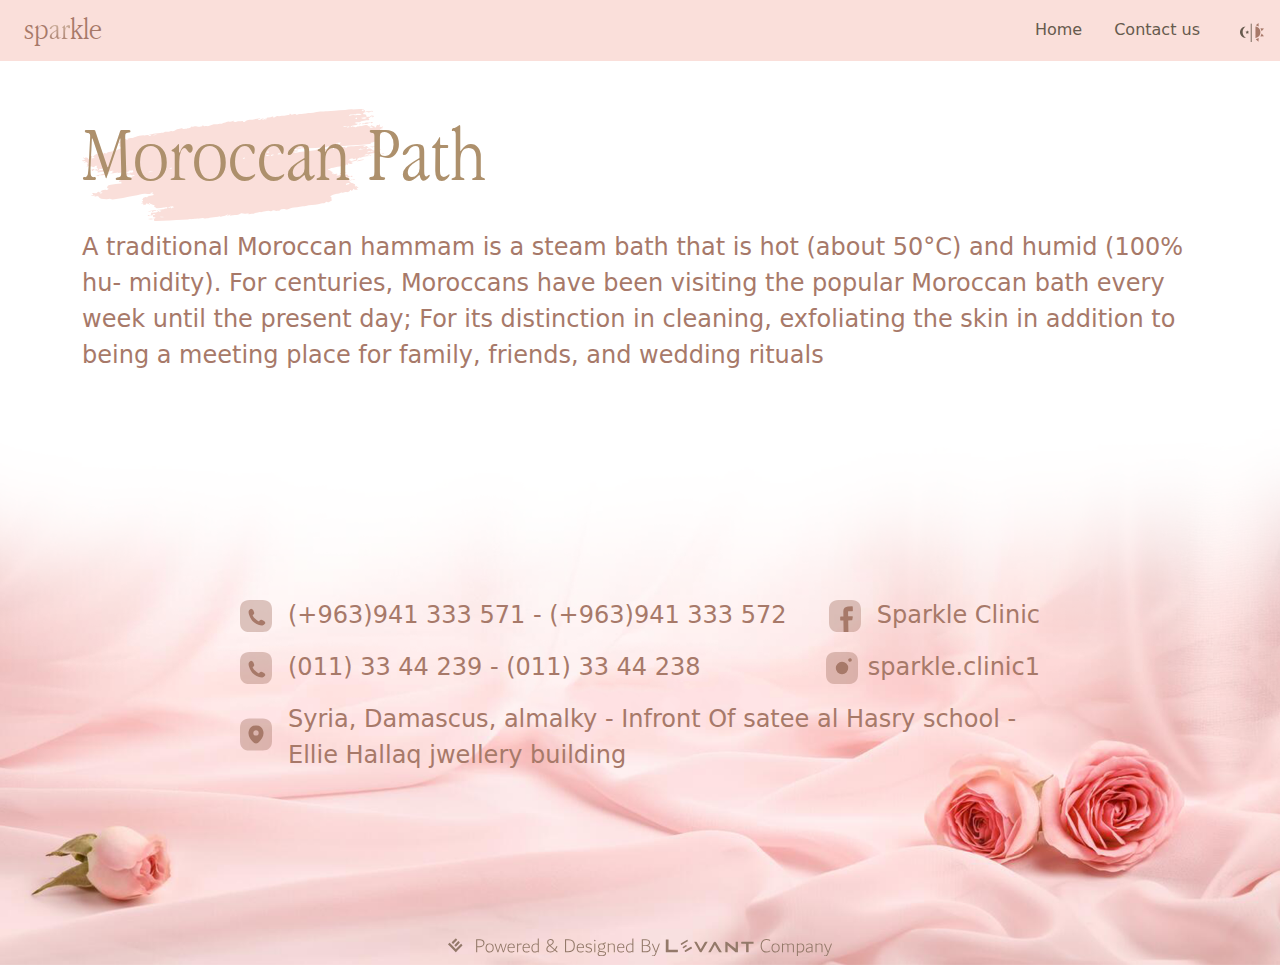
<file: path.html>
<!DOCTYPE html>
<html lang="en">

<head>
    <meta charset="UTF-8">
    <meta http-equiv="X-UA-Compatible" content="IE=edge">
    <meta name="viewport" content="width=device-width, initial-scale=1.0">
    <link rel="apple-touch-icon" sizes="180x180" href="./apple-touch-icon.png">
    <link rel="icon" type="image/png" sizes="32x32" href="./favicon-32x32.png">
    <link rel="icon" type="image/png" sizes="16x16" href="./favicon-16x16.png">
    <link rel="manifest" href="./site.webmanifest">
    <link rel="mask-icon" href="./safari-pinned-tab.svg" color="#2a2227">
    <meta name="msapplication-TileColor" content="#2d89ef">
    <meta name="theme-color" content="#ffffff">
    <!-- ============================================================================== -->
    <!-- ==================================== IMAGES ================================== -->
    <!-- Multiple og:image definitions are ok. The platform will find the one it needs. -->
    <!-- ============================================================================== -->

    <!-- ================ Safe generic defaults ================ -->
    <!-- Use one of these at the very least. -->
    <meta property="og:image" content="./images/سباركل فاف/سباركل فاف/1024 x 512.jpg" />
    <!-- Generic safe dimension (Landscape). -->
    <meta property="og:image:width" content="1024" />
    <meta property="og:image:height" content="512" />

    <meta property="og:image" content="./images/سباركل فاف/سباركل فاف/800 x 1200.jpg" />
    <!-- Generic safe dimension (Portrait). -->
    <meta property="og:image:width" content="800" />
    <meta property="og:image:height" content="1200" />

    <!-- ================ Facebook ================ -->
    <!-- Facebook will give the user the choice to choose one of the og:image thumbnails. -->

    <meta property="og:image" content="./images/سباركل فاف/سباركل فاف/1200 x 630.jpg" />
    <!-- Recommended image for Facebook. (Max. 8MB)-->
    <meta property="og:image:width" content="1200" />
    <!-- Scales down to 470 -->
    <meta property="og:image:height" content="630" />
    <!-- Scales down to 246 -->

    <!--  ================ Linkedin ================ -->
    <meta property="og:image" content="./images/سباركل فاف/سباركل فاف/180 x 110.jpg" />
    <!-- 180x110 Image for Linkedin - Do not exceed. -->
    <meta property="og:image:width" content="180" />
    <meta property="og:image:height" content="110" />

    <!-- ================ Pinterest ================ -->
    <meta property="og:image" content="./images/سباركل فاف/سباركل فاف/736 x 1128.jpg" />
    <!-- Optimum Image for Pinterest. -->
    <meta property="og:image:width" content="736" />
    <!-- Try to keep this width. -->
    <meta property="og:image:height" content="1128" />
    <!-- Optimal size but can be any height. Aspect ratio between 2:3 and 1:3.5 recommended. -->
    <link rel="stylesheet" href="css/bootstrap.min.css" />
    <link rel="stylesheet" href="css/style.css" />
    <title>Moroccan Path</title>
</head>

<body>
    <!-- start header -->
    <div class="container-fluid p-0">
        <div class="header d-flex">
            <span class="spanSparkle">sp<span class="gradient">ar</span>kle</span>
            <ul class="ulLinks">
                <li><a href="index.html">Home</a></li>
                <li><a href="contactus.html">Contact us</a></li>
                <li><button id="theme-switcher" class="btnlightdark"><img src="svg/LIGHT.svg" class="imglight"><img
                            src="svg/DARK.svg" class="imgdark"></button></li>

            </ul>
        </div>



    </div>
    <!-- end header -->
    <div class="container">
        <h2 class="contactus">Moroccan Path
         
        </h2>
        <p class="dermaheadinpara">A traditional Moroccan hammam is a steam bath that is hot (about 50°C) and humid (100% hu-
            midity). For centuries, Moroccans have been visiting the popular Moroccan bath every week until
            the present day; For its distinction in cleaning, exfoliating the skin in addition to being a meeting
            place for family, friends, and wedding rituals</p>
      

    </div>
























    </div>

    <!-- start footer -->
    <div class="position-relative bac">
        <div class="layer">
        </div>

        <div class="container p-0">
            <div class="w-90">

                <div class="fat">
                    <div class="pad"><svg class="contact-img" xmlns="http://www.w3.org/2000/svg" viewBox="0 0 30 30.01">
                            <defs>
                                <style>
                                    .cls-11,
                                    .cls-22 {
                                        fill: #a77969;
                                    }

                                    .cls-11 {
                                        isolation: isolate;
                                        opacity: 0.4;
                                    }
                                </style>
                            </defs>
                            <g id="Layer_2" data-name="Layer 2">
                                <g id="Layer_1-2" data-name="Layer 1">
                                    <path class="cls-11"
                                        d="M21.3,0H8.72C3.26,0,0,3.26,0,8.72V21.28C0,26.76,3.26,30,8.72,30H21.28C26.74,30,30,26.76,30,21.3V8.72C30,3.26,26.76,0,21.3,0Z" />
                                    <path class="cls-22"
                                        d="M20.6,23.88a12.48,12.48,0,0,1-3.36-.74,16.2,16.2,0,0,1-4.13-2.29A11.22,11.22,0,0,1,10.5,18a17,17,0,0,1-2.06-4.38,9.86,9.86,0,0,1-.38-2.09,2.68,2.68,0,0,1,.49-1.82,5.39,5.39,0,0,1,1-1.14A1.2,1.2,0,0,1,11,8.4l0,0a2.43,2.43,0,0,1,1.43,1.31,12.3,12.3,0,0,1,.9,2.19,1.34,1.34,0,0,1-.41,1.36l-.58.54A.81.81,0,0,0,12.15,15,10.38,10.38,0,0,0,14,17.46a11.52,11.52,0,0,0,2.87,2.24.9.9,0,0,0,1.38-.22l.45-.49a1.35,1.35,0,0,1,1.33-.4,11.65,11.65,0,0,1,2.47,1,2.57,2.57,0,0,1,1.2,1.73.83.83,0,0,1-.17.77A3.81,3.81,0,0,1,21,23.85Z" />
                                </g>
                            </g>
                        </svg><span class="spancon">(+963)941 333
                            571 -
                            (+963)941
                            333
                            572 </span></div>
                    <div class="pad"><svg class="contact-img" xmlns="http://www.w3.org/2000/svg"
                            viewBox="0 0 29.67 29.74">
                            <defs>
                                <style>
                                    .cls-11,
                                    .cls-22 {
                                        fill: #a77969;
                                    }

                                    .cls-11 {
                                        isolation: isolate;
                                        opacity: 0.4;
                                    }
                                </style>
                            </defs>
                            <g id="Layer_2" data-name="Layer 2">
                                <g id="Layer_1-2" data-name="Layer 1">
                                    <path class="cls-11"
                                        d="M21.05,0H8.62C3.22,0,0,3.22,0,8.62V21.05c0,5.4,3.22,8.62,8.62,8.62H21.05c5.4,0,8.62-3.22,8.62-8.62V8.62C29.67,3.22,26.45,0,21.05,0Z" />
                                    <path class="cls-22"
                                        d="M17.68,10.81l.07,4.37,3.9-.06a.45.45,0,0,1,.45.52l-.52,2.84a.47.47,0,0,1-.43.37l-3.34.06L18,29.67l-4.45.07L13.36,19,10.83,19a.44.44,0,0,1-.44-.45l0-2.82a.43.43,0,0,1,.44-.44l2.52-.05-.07-4.82A4.45,4.45,0,0,1,17.6,5.92h0l4-.06a.44.44,0,0,1,.44.45l.06,3.56a.44.44,0,0,1-.45.45l-3.56,0A.43.43,0,0,0,17.68,10.81Z" />
                                </g>
                            </g>
                        </svg><span class="spancon">Sparkle
                            Clinic</span>
                    </div>

                </div>




                <div class="fat">
                    <div class="pad"> <svg class="contact-img" xmlns="http://www.w3.org/2000/svg"
                            viewBox="0 0 30 30.01">
                            <defs>
                                <style>
                                    .cls-11,
                                    .cls-22 {
                                        fill: #a77969;
                                    }

                                    .cls-11 {
                                        isolation: isolate;
                                        opacity: 0.4;
                                    }
                                </style>
                            </defs>
                            <g id="Layer_2" data-name="Layer 2">
                                <g id="Layer_1-2" data-name="Layer 1">
                                    <path class="cls-11"
                                        d="M21.3,0H8.72C3.26,0,0,3.26,0,8.72V21.28C0,26.76,3.26,30,8.72,30H21.28C26.74,30,30,26.76,30,21.3V8.72C30,3.26,26.76,0,21.3,0Z" />
                                    <path class="cls-22"
                                        d="M20.6,23.88a12.48,12.48,0,0,1-3.36-.74,16.2,16.2,0,0,1-4.13-2.29A11.22,11.22,0,0,1,10.5,18a17,17,0,0,1-2.06-4.38,9.86,9.86,0,0,1-.38-2.09,2.68,2.68,0,0,1,.49-1.82,5.39,5.39,0,0,1,1-1.14A1.2,1.2,0,0,1,11,8.4l0,0a2.43,2.43,0,0,1,1.43,1.31,12.3,12.3,0,0,1,.9,2.19,1.34,1.34,0,0,1-.41,1.36l-.58.54A.81.81,0,0,0,12.15,15,10.38,10.38,0,0,0,14,17.46a11.52,11.52,0,0,0,2.87,2.24.9.9,0,0,0,1.38-.22l.45-.49a1.35,1.35,0,0,1,1.33-.4,11.65,11.65,0,0,1,2.47,1,2.57,2.57,0,0,1,1.2,1.73.83.83,0,0,1-.17.77A3.81,3.81,0,0,1,21,23.85Z" />
                                </g>
                            </g>
                        </svg><span class="spancon">(011) 33 44 239
                            - (011)
                            33 44
                            238</span></div>

                    <a href="https://www.instagram.com/sparkle.clinic1/?hl=en">
                        <div class="pad"> <svg class="contact-img" style="margin-right: 0.6rem;"
                                xmlns="http://www.w3.org/2000/svg" viewBox="0 0 29.94 29.95">
                                <defs>
                                    <style>
                                        .cls-11,
                                        .cls-22 {
                                            fill: #a77969;
                                        }

                                        .cls-11 {
                                            isolation: isolate;
                                            opacity: 0.4;
                                        }
                                    </style>
                                </defs>
                                <g id="Layer_2" data-name="Layer 2">
                                    <g id="Layer_1-2" data-name="Layer 1">
                                        <path class="cls-11"
                                            d="M21.25,0H8.7C3.25,0,0,3.25,0,8.7V21.24C0,26.7,3.25,30,8.7,30H21.24c5.45,0,8.7-3.25,8.7-8.7V8.7C30,3.25,26.7,0,21.25,0Z" />
                                        <path class="cls-22"
                                            d="M15,20.79A5.81,5.81,0,1,0,9.17,15,5.81,5.81,0,0,0,15,20.79ZM22.46,9.14a1.67,1.67,0,0,1-1.18-.48,2,2,0,0,1-.35-.56,1.51,1.51,0,0,1-.13-.63,1.69,1.69,0,0,1,.13-.63,1.57,1.57,0,0,1,.35-.55,1.64,1.64,0,0,1,1.5-.45.86.86,0,0,1,.32.1,1.05,1.05,0,0,1,.3.15,2.19,2.19,0,0,1,.25.2,1.57,1.57,0,0,1,.35.55A1.59,1.59,0,0,1,24,8.1a2,2,0,0,1-.35.56A2.14,2.14,0,0,1,23.1,9,1.74,1.74,0,0,1,22.46,9.14Z" />
                                    </g>
                                </g>
                            </svg><span class="spancon">sparkle.clinic1</span>
                        </div>
                </div>






                <div class="fat">
                    <div style="display: flex;" class="pad"> <img src="svg/location.svg" class="contact-img"><span
                            class="spancon">Syria, Damascus, almalky - Infront Of satee al Hasry school - Ellie Hallaq
                            jwellery building</span></div>
                </div>
            </div>





            <img src="svg/levantpower.svg" class="levant1">
        </div>


    </div>











    <script type="text/javascript">
        // Wait for document to load
        document.addEventListener("DOMContentLoaded", function (event) {
            document.documentElement.setAttribute("data-theme", "light");
        });
    </script>
    <script src="js/jquery-3.3.1.js"></script>
    <script src="js/bootstrap.bundle.min.js"></script>
    <script src="js/pro.js"></script>
</body>

</html>
</file>
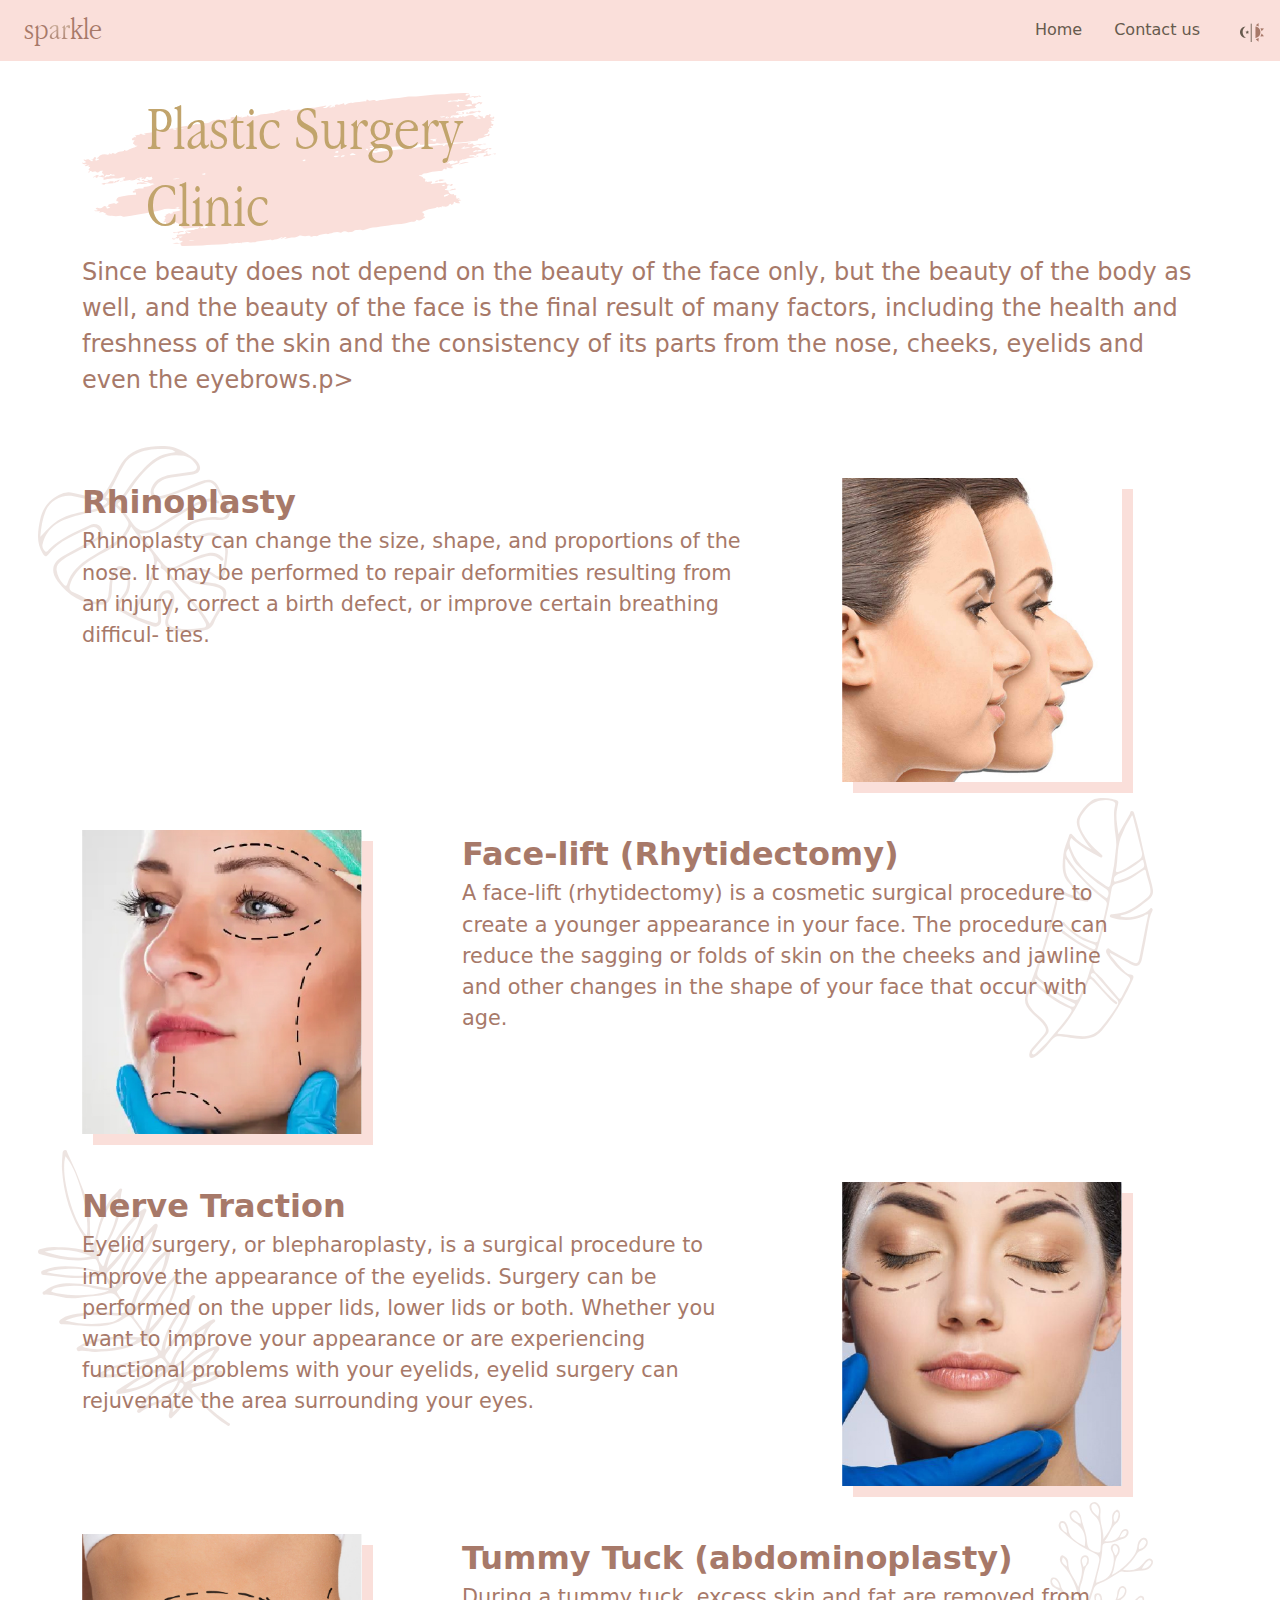
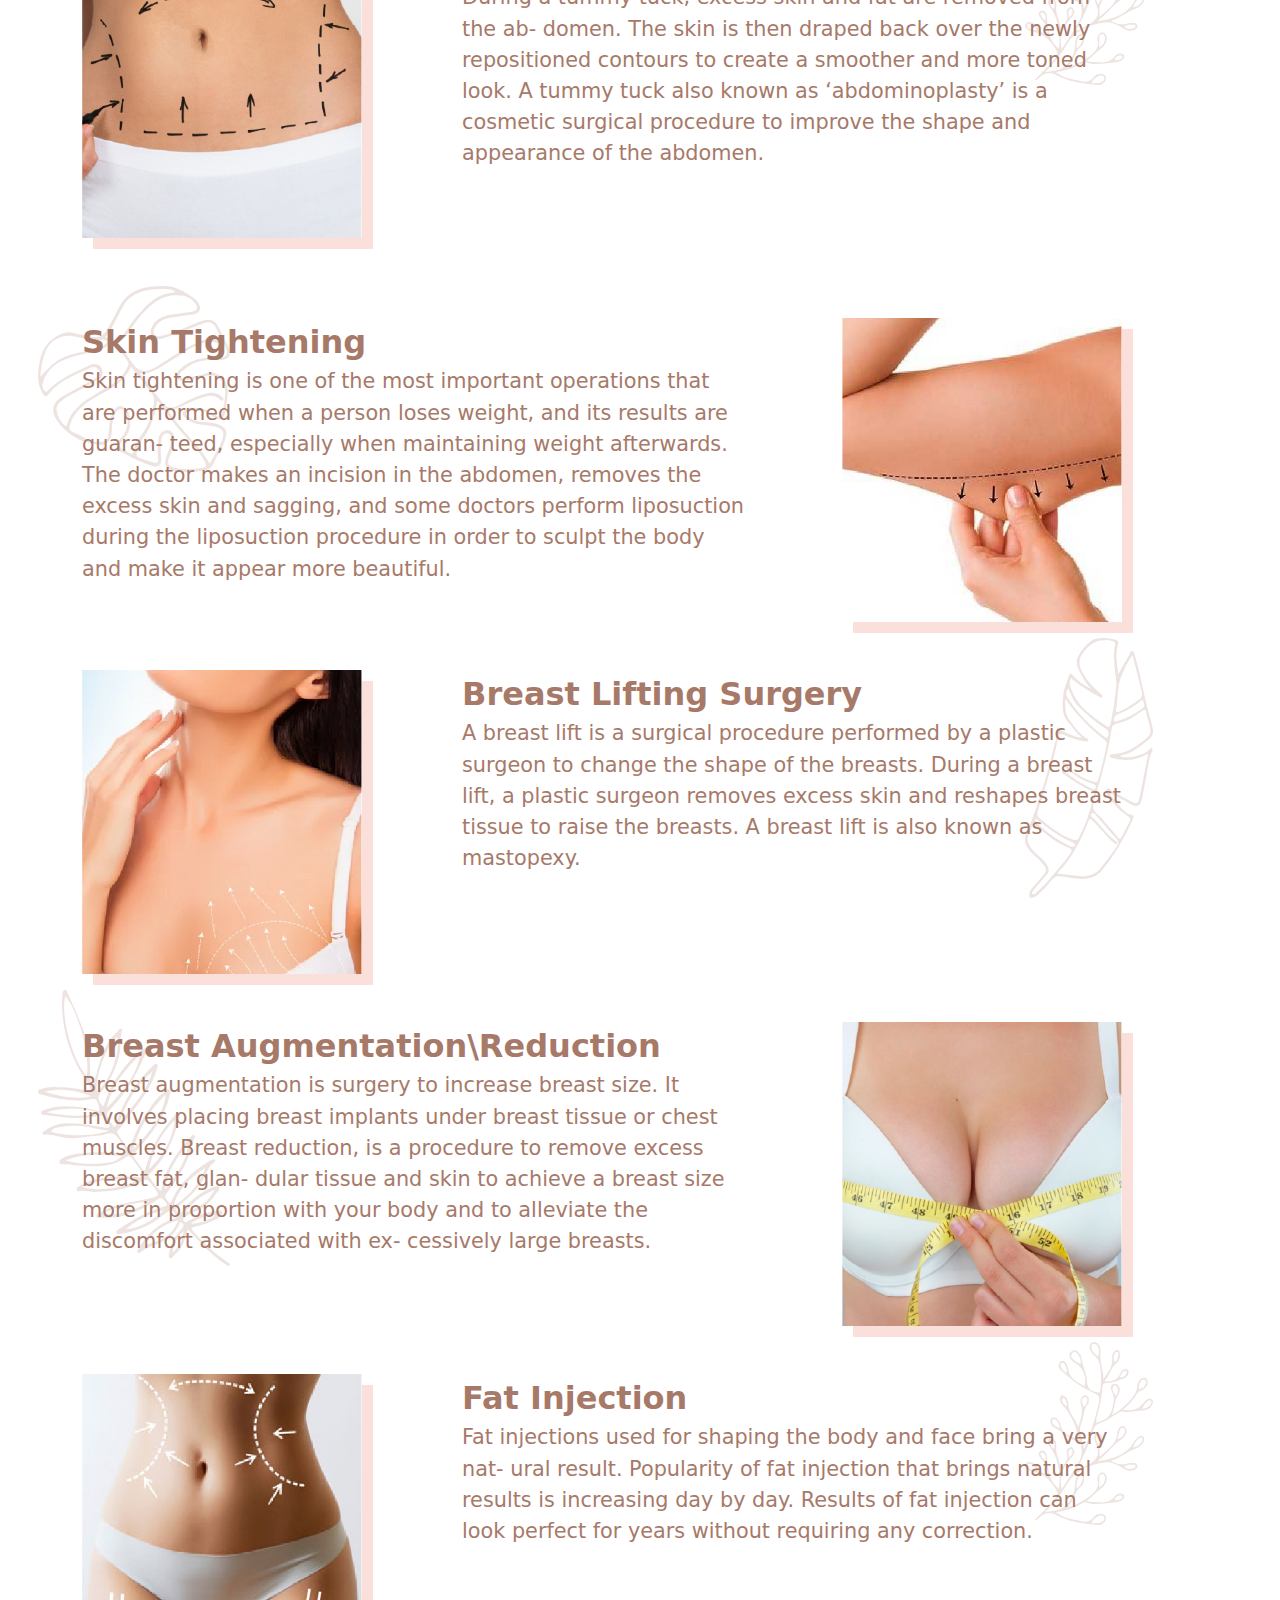
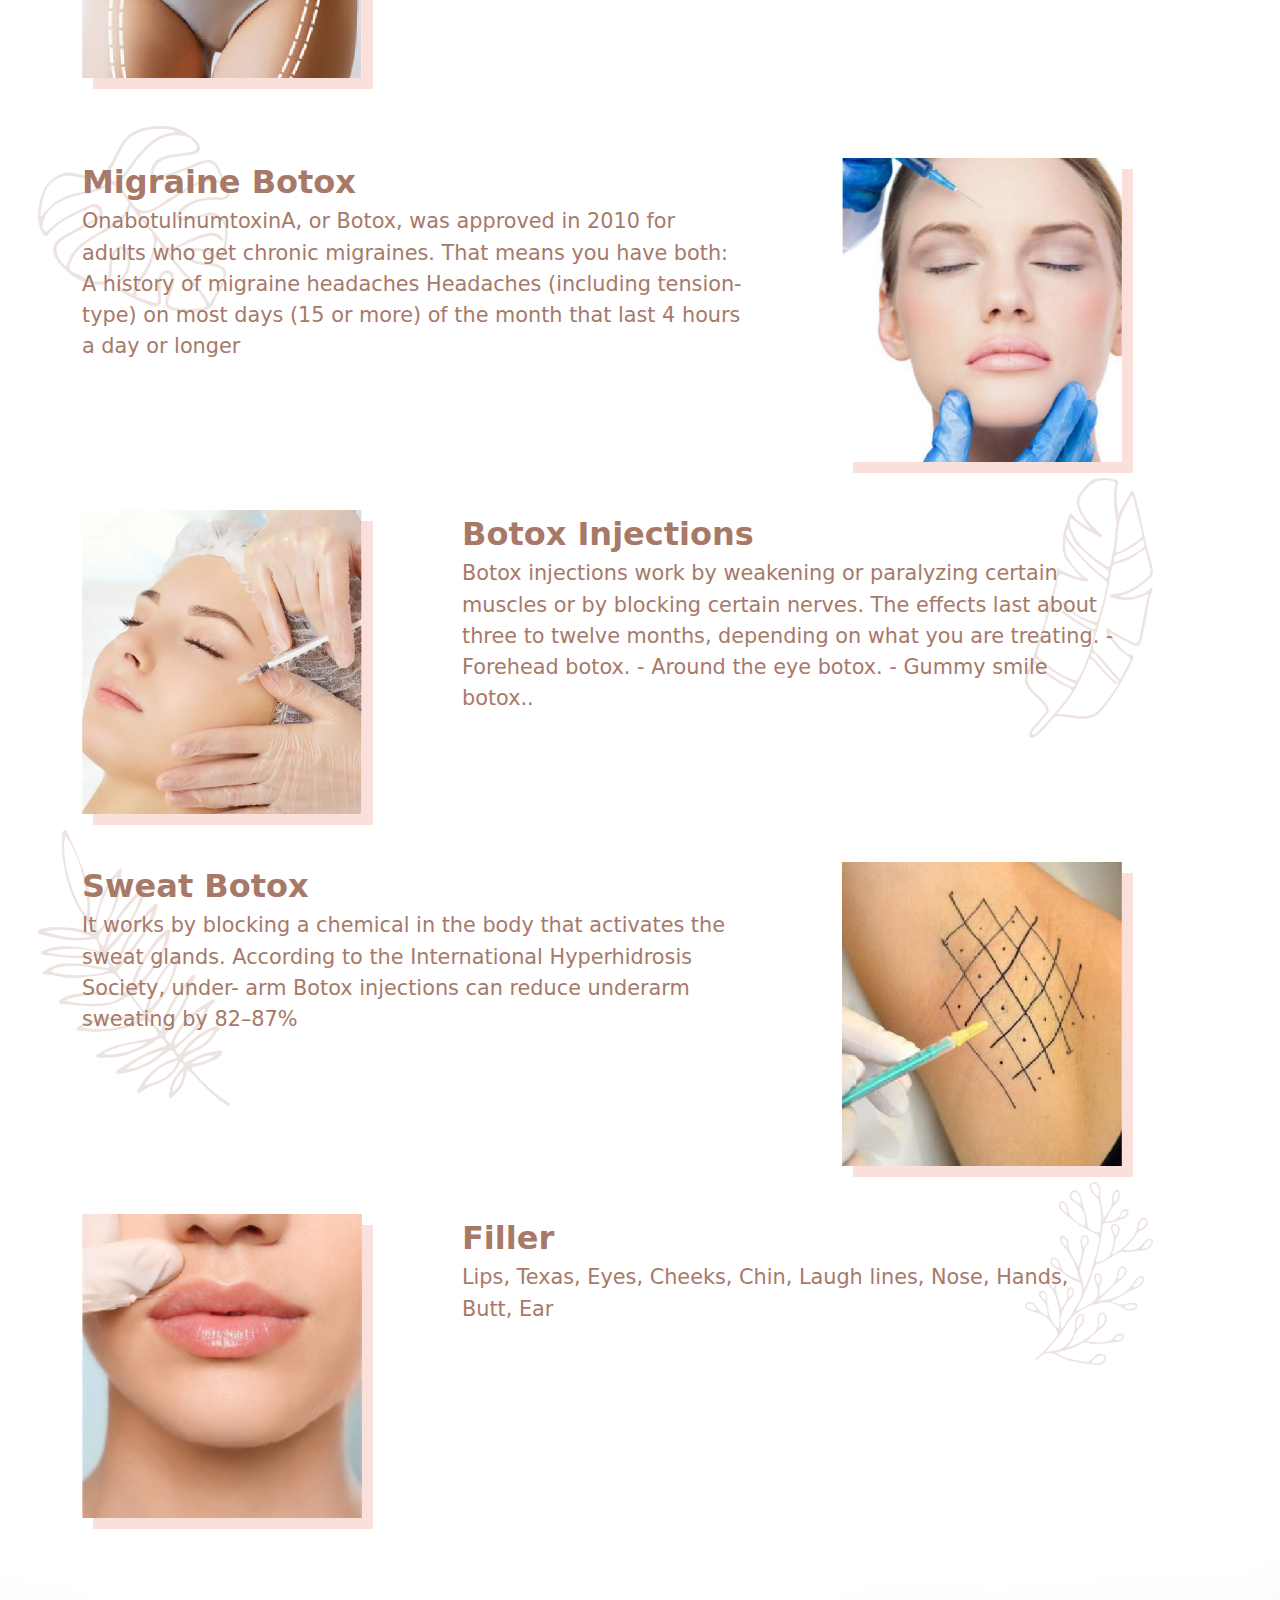
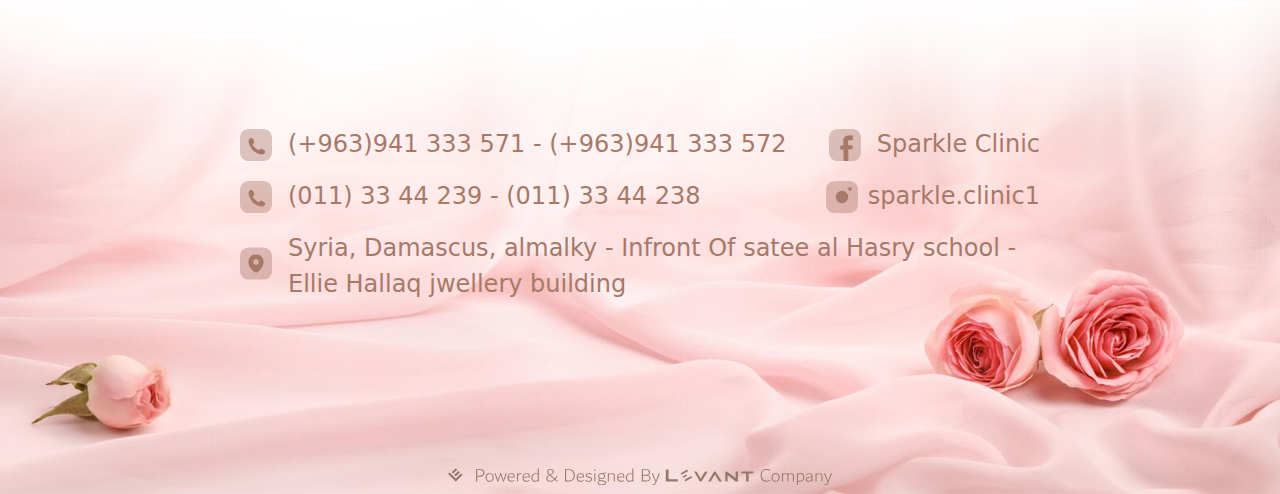
<file: plastic.html>
<!DOCTYPE html>
<html lang="en">

<head>
    <meta charset="UTF-8">
    <meta http-equiv="X-UA-Compatible" content="IE=edge">
    <meta name="viewport" content="width=device-width, initial-scale=1.0">
    <link rel="apple-touch-icon" sizes="180x180" href="./apple-touch-icon.png">
    <link rel="icon" type="image/png" sizes="32x32" href="./favicon-32x32.png">
    <link rel="icon" type="image/png" sizes="16x16" href="./favicon-16x16.png">
    <link rel="manifest" href="./site.webmanifest">
    <link rel="mask-icon" href="./safari-pinned-tab.svg" color="#2a2227">
    <meta name="msapplication-TileColor" content="#2d89ef">
    <meta name="theme-color" content="#ffffff">
    <!-- ============================================================================== -->
    <!-- ==================================== IMAGES ================================== -->
    <!-- Multiple og:image definitions are ok. The platform will find the one it needs. -->
    <!-- ============================================================================== -->

    <!-- ================ Safe generic defaults ================ -->
    <!-- Use one of these at the very least. -->
    <meta property="og:image" content="./images/سباركل فاف/سباركل فاف/1024 x 512.jpg" />
    <!-- Generic safe dimension (Landscape). -->
    <meta property="og:image:width" content="1024" />
    <meta property="og:image:height" content="512" />

    <meta property="og:image" content="./images/سباركل فاف/سباركل فاف/800 x 1200.jpg" />
    <!-- Generic safe dimension (Portrait). -->
    <meta property="og:image:width" content="800" />
    <meta property="og:image:height" content="1200" />

    <!-- ================ Facebook ================ -->
    <!-- Facebook will give the user the choice to choose one of the og:image thumbnails. -->

    <meta property="og:image" content="./images/سباركل فاف/سباركل فاف/1200 x 630.jpg" />
    <!-- Recommended image for Facebook. (Max. 8MB)-->
    <meta property="og:image:width" content="1200" />
    <!-- Scales down to 470 -->
    <meta property="og:image:height" content="630" />
    <!-- Scales down to 246 -->

    <!--  ================ Linkedin ================ -->
    <meta property="og:image" content="./images/سباركل فاف/سباركل فاف/180 x 110.jpg" />
    <!-- 180x110 Image for Linkedin - Do not exceed. -->
    <meta property="og:image:width" content="180" />
    <meta property="og:image:height" content="110" />

    <!-- ================ Pinterest ================ -->
    <meta property="og:image" content="./images/سباركل فاف/سباركل فاف/736 x 1128.jpg" />
    <!-- Optimum Image for Pinterest. -->
    <meta property="og:image:width" content="736" />
    <!-- Try to keep this width. -->
    <meta property="og:image:height" content="1128" />
    <!-- Optimal size but can be any height. Aspect ratio between 2:3 and 1:3.5 recommended. -->
    <link rel="stylesheet" href="css/bootstrap.min.css" />
    <link rel="stylesheet" href="css/style.css" />
    <title>plastic surgery</title>
</head>

<body>
    <!-- start header -->
    <div class="container-fluid p-0">
        <div class="header d-flex">
            <span class="spanSparkle">sp<span class="gradient">ar</span>kle</span>
            <ul class="ulLinks">
                <li><a href="index.html">Home</a></li>
                <li><a href="contactus.html">Contact us</a></li>
                <li><button id="theme-switcher" class="btnlightdark"><img src="svg/LIGHT.svg" class="imglight"><img
                            src="svg/DARK.svg" class="imgdark"></button></li>

            </ul>
        </div>



    </div>
    <!-- end header -->
    <div class="container">
        <h2 class="lazerheading">Plastic Surgery
            <br> Clinic
        </h2>
        <p class="dermaheadinpara">Since beauty does not depend on the beauty of the face only, but the beauty of the
            body as well,
            and the beauty of the face is the final result of many factors, including the health and freshness
            of the skin and the consistency of its parts from the nose, cheeks, eyelids and even the eyebrows.p>
            <!-- first service -->
        <div class="row" style="margin-top: 5rem;">

            <div class="col-md-8 col-12 order2">
                <span class="servicaname">Rhinoplasty</span>
                <p class="serviceExplain">Rhinoplasty can change the size, shape, and proportions of the
                    nose. It may be performed to repair deformities resulting from an
                    injury, correct a birth defect, or improve certain breathing difficul-
                    ties.</p>

            </div>
            <div class="col-md-4 col-12">
                <img src="images/reno.jpg" class="serviceImg">

            </div>
        </div>
        <!-- secound service -->
        <div class="row mt-5">
            <div class="col-md-4 col-12">
                <img src="images/facelift.jpg" class="serviceImg">

            </div>
            <div class="col-md-8 col-12 order2">
                <span class="servicaname">Face-lift (Rhytidectomy)</span>
                <p class=" secoundservics">
                    A face-lift (rhytidectomy) is a cosmetic surgical procedure to
                    create a younger appearance in your face. The procedure can
                    reduce the sagging or folds of skin on the cheeks and jawline and
                    other changes in the shape of your face that occur with age.</p>

            </div>

        </div>
        <!-- third service -->
        <div class="row mt-5">
            <div class="col-md-8 col-12 order2">
                <span class="servicaname">Nerve Traction</span>
                <p class="serviceExplain3">Eyelid surgery, or blepharoplasty, is a surgical procedure to improve
                    the appearance of the eyelids.
                    Surgery can be performed on the upper lids, lower lids or both.
                    Whether you want to improve your appearance or are experiencing
                    functional problems with your eyelids, eyelid surgery can rejuvenate
                    the area surrounding your eyes.
            </div>
            <div class="col-md-4 col-12">
                <img src="images/eyelift.jpg" class="serviceImg">

            </div>
        </div>
        <!-- fourth service -->
        <div class="row mt-5">
            <div class="col-md-4 col-12">
                <img src="images/tummy.jpg" class="serviceImg">

            </div>
            <div class="col-md-8 col-12 order2">
                <span class="servicaname">Tummy Tuck (abdominoplasty)</span>
                <p class=" serviceExplain4">During a tummy tuck, excess skin and fat are removed from the ab-
                    domen. The skin is then draped back over the newly repositioned
                    contours to create a smoother and more toned look. A tummy tuck
                    also known as ‘abdominoplasty’ is a cosmetic surgical procedure to
                    improve the shape and appearance of the abdomen.</p>

            </div>

        </div>
        <!-- fifth service -->
        <div class="row" style="margin-top: 5rem;">

            <div class="col-md-8 col-12 order2">
                <span class="servicaname">Skin Tightening</span>
                <p class="serviceExplain">Skin tightening is one of the most important operations that are
                    performed when a person loses weight, and its results are guaran-
                    teed, especially when maintaining weight afterwards.
                    The doctor makes an incision in the abdomen, removes the excess
                    skin and sagging, and some doctors perform liposuction during the
                    liposuction procedure in order to sculpt the body and make it
                    appear more beautiful.
                </p>

            </div>
            <div class="col-md-4 col-12">
                <img src="images/skin.jpg" class="serviceImg">

            </div>
        </div>
        <!-- six service -->
        <div class="row mt-5">
            <div class="col-md-4 col-12">
                <img src="images/breast.jpg" class="serviceImg">

            </div>
            <div class="col-md-8 col-12 order2">
                <span class="servicaname">Breast Lifting Surgery</span>
                <p class=" secoundservics">
                    A breast lift is a surgical procedure performed by a plastic surgeon
                    to change the shape of the breasts. During a breast lift, a plastic
                    surgeon removes excess skin and reshapes breast tissue to raise
                    the breasts. A breast lift is also known as mastopexy.</p>

            </div>

        </div>
        <!-- seven service -->
        <div class="row mt-5">
            <div class="col-md-8 col-12 order2">
                <span class="servicaname">Breast Augmentation\Reduction</span>
                <p class="serviceExplain3">Breast augmentation is surgery to increase breast size. It involves
                    placing breast implants under breast tissue or chest muscles.
                    Breast reduction, is a procedure to remove excess breast fat, glan-
                    dular tissue and skin to achieve a breast size more in proportion
                    with your body and to alleviate the discomfort associated with ex-
                    cessively large breasts.
            </div>
            <div class="col-md-4 col-12">
                <img src="images/reduction.jpg" class="serviceImg">

            </div>
        </div>
        <!-- eight service -->
        <div class="row mt-5">
            <div class="col-md-4 col-12">
                <img src="images/fat.jpg" class="serviceImg">

            </div>
            <div class="col-md-8 col-12 order2">
                <span class="servicaname">Fat Injection</span>
                <p class=" serviceExplain4">Fat injections used for shaping the body and face bring a very nat-
                    ural result. Popularity of fat injection that brings natural results is
                    increasing day by day. Results of fat injection can look perfect for
                    years without requiring any correction.</p>

            </div>

        </div>
           <!-- nine service -->
         

         
        
        <div class="row" style="margin-top: 5rem;">

            <div class="col-md-8 col-12 order2">
                <span class="servicaname">Migraine Botox</span>
                <p class=" serviceExplain">
                    OnabotulinumtoxinA, or Botox, was approved in 2010 for adults who
                    get chronic migraines. That means you have both:
                    A history of migraine headaches
                    Headaches (including tension-type) on most days (15 or more) of
                    the month that last 4 hours a day or longer</p>

            </div>
            <div class="col-md-4 col-12">
                <img src="images/injection.jpg" class="serviceImg">

            </div>
        </div>
        <!-- ten service -->
        <div class="row mt-5">
            <div class="col-md-4 col-12">
                <img src="images/botox.jpg" class="serviceImg">

            </div>
            <div class="col-md-8 col-12 order2">
                <span class="servicaname">Botox Injections</span>
                <p class=" secoundservics">
                    Botox injections work by weakening or paralyzing certain muscles or
                    by blocking certain nerves. The effects last about three to twelve
                    months, depending on what you are treating.
                    - Forehead botox.
                    - Around the eye botox.
                    - Gummy smile botox..</p>

            </div>

        </div>
        <!-- elven service -->
        <div class="row mt-5">
            <div class="col-md-8 col-12 order2">
                <span class="servicaname">Sweat Botox</span>
                <p class="serviceExplain3">It works by blocking a chemical in the body that activates the sweat
                    glands. According to the International Hyperhidrosis Society, under-
                    arm Botox injections can reduce underarm sweating by 82–87%
            </div>
            <div class="col-md-4 col-12">
                <img src="images/sweat.jpg" class="serviceImg">

            </div>
        </div>
        <!-- twelve service -->
        <div class="row mt-5">
            <div class="col-md-4 col-12">
                <img src="images/filler.jpg" class="serviceImg">

            </div>
            <div class="col-md-8 col-12 order2">
                <span class="servicaname">Filler</span>
                <p class=" serviceExplain4">Lips, Texas, Eyes, Cheeks, Chin, Laugh lines, Nose, Hands, Butt, Ear</p>

            </div>

        </div>


    </div>
























    </div>

    <!-- start footer -->
    <div class="position-relative bac">
        <div class="layer">
        </div>

        <div class="container p-0">
            <div class="w-90">

                <div class="fat">
                    <div class="pad"><svg class="contact-img" xmlns="http://www.w3.org/2000/svg" viewBox="0 0 30 30.01">
                            <defs>
                                <style>
                                    .cls-11,
                                    .cls-22 {
                                        fill: #a77969;
                                    }

                                    .cls-11 {
                                        isolation: isolate;
                                        opacity: 0.4;
                                    }
                                </style>
                            </defs>
                            <g id="Layer_2" data-name="Layer 2">
                                <g id="Layer_1-2" data-name="Layer 1">
                                    <path class="cls-11"
                                        d="M21.3,0H8.72C3.26,0,0,3.26,0,8.72V21.28C0,26.76,3.26,30,8.72,30H21.28C26.74,30,30,26.76,30,21.3V8.72C30,3.26,26.76,0,21.3,0Z" />
                                    <path class="cls-22"
                                        d="M20.6,23.88a12.48,12.48,0,0,1-3.36-.74,16.2,16.2,0,0,1-4.13-2.29A11.22,11.22,0,0,1,10.5,18a17,17,0,0,1-2.06-4.38,9.86,9.86,0,0,1-.38-2.09,2.68,2.68,0,0,1,.49-1.82,5.39,5.39,0,0,1,1-1.14A1.2,1.2,0,0,1,11,8.4l0,0a2.43,2.43,0,0,1,1.43,1.31,12.3,12.3,0,0,1,.9,2.19,1.34,1.34,0,0,1-.41,1.36l-.58.54A.81.81,0,0,0,12.15,15,10.38,10.38,0,0,0,14,17.46a11.52,11.52,0,0,0,2.87,2.24.9.9,0,0,0,1.38-.22l.45-.49a1.35,1.35,0,0,1,1.33-.4,11.65,11.65,0,0,1,2.47,1,2.57,2.57,0,0,1,1.2,1.73.83.83,0,0,1-.17.77A3.81,3.81,0,0,1,21,23.85Z" />
                                </g>
                            </g>
                        </svg><span class="spancon">(+963)941 333
                            571 -
                            (+963)941
                            333
                            572 </span></div>
                    <div class="pad"><svg class="contact-img" xmlns="http://www.w3.org/2000/svg"
                            viewBox="0 0 29.67 29.74">
                            <defs>
                                <style>
                                    .cls-11,
                                    .cls-22 {
                                        fill: #a77969;
                                    }

                                    .cls-11 {
                                        isolation: isolate;
                                        opacity: 0.4;
                                    }
                                </style>
                            </defs>
                            <g id="Layer_2" data-name="Layer 2">
                                <g id="Layer_1-2" data-name="Layer 1">
                                    <path class="cls-11"
                                        d="M21.05,0H8.62C3.22,0,0,3.22,0,8.62V21.05c0,5.4,3.22,8.62,8.62,8.62H21.05c5.4,0,8.62-3.22,8.62-8.62V8.62C29.67,3.22,26.45,0,21.05,0Z" />
                                    <path class="cls-22"
                                        d="M17.68,10.81l.07,4.37,3.9-.06a.45.45,0,0,1,.45.52l-.52,2.84a.47.47,0,0,1-.43.37l-3.34.06L18,29.67l-4.45.07L13.36,19,10.83,19a.44.44,0,0,1-.44-.45l0-2.82a.43.43,0,0,1,.44-.44l2.52-.05-.07-4.82A4.45,4.45,0,0,1,17.6,5.92h0l4-.06a.44.44,0,0,1,.44.45l.06,3.56a.44.44,0,0,1-.45.45l-3.56,0A.43.43,0,0,0,17.68,10.81Z" />
                                </g>
                            </g>
                        </svg><span class="spancon">Sparkle
                            Clinic</span>
                    </div>

                </div>




                <div class="fat">
                    <div class="pad"> <svg class="contact-img" xmlns="http://www.w3.org/2000/svg"
                            viewBox="0 0 30 30.01">
                            <defs>
                                <style>
                                    .cls-11,
                                    .cls-22 {
                                        fill: #a77969;
                                    }

                                    .cls-11 {
                                        isolation: isolate;
                                        opacity: 0.4;
                                    }
                                </style>
                            </defs>
                            <g id="Layer_2" data-name="Layer 2">
                                <g id="Layer_1-2" data-name="Layer 1">
                                    <path class="cls-11"
                                        d="M21.3,0H8.72C3.26,0,0,3.26,0,8.72V21.28C0,26.76,3.26,30,8.72,30H21.28C26.74,30,30,26.76,30,21.3V8.72C30,3.26,26.76,0,21.3,0Z" />
                                    <path class="cls-22"
                                        d="M20.6,23.88a12.48,12.48,0,0,1-3.36-.74,16.2,16.2,0,0,1-4.13-2.29A11.22,11.22,0,0,1,10.5,18a17,17,0,0,1-2.06-4.38,9.86,9.86,0,0,1-.38-2.09,2.68,2.68,0,0,1,.49-1.82,5.39,5.39,0,0,1,1-1.14A1.2,1.2,0,0,1,11,8.4l0,0a2.43,2.43,0,0,1,1.43,1.31,12.3,12.3,0,0,1,.9,2.19,1.34,1.34,0,0,1-.41,1.36l-.58.54A.81.81,0,0,0,12.15,15,10.38,10.38,0,0,0,14,17.46a11.52,11.52,0,0,0,2.87,2.24.9.9,0,0,0,1.38-.22l.45-.49a1.35,1.35,0,0,1,1.33-.4,11.65,11.65,0,0,1,2.47,1,2.57,2.57,0,0,1,1.2,1.73.83.83,0,0,1-.17.77A3.81,3.81,0,0,1,21,23.85Z" />
                                </g>
                            </g>
                        </svg><span class="spancon">(011) 33 44 239
                            - (011)
                            33 44
                            238</span></div>

                    <a href="https://www.instagram.com/sparkle.clinic1/?hl=en">
                        <div class="pad"> <svg class="contact-img" style="margin-right: 0.6rem;"
                                xmlns="http://www.w3.org/2000/svg" viewBox="0 0 29.94 29.95">
                                <defs>
                                    <style>
                                        .cls-11,
                                        .cls-22 {
                                            fill: #a77969;
                                        }

                                        .cls-11 {
                                            isolation: isolate;
                                            opacity: 0.4;
                                        }
                                    </style>
                                </defs>
                                <g id="Layer_2" data-name="Layer 2">
                                    <g id="Layer_1-2" data-name="Layer 1">
                                        <path class="cls-11"
                                            d="M21.25,0H8.7C3.25,0,0,3.25,0,8.7V21.24C0,26.7,3.25,30,8.7,30H21.24c5.45,0,8.7-3.25,8.7-8.7V8.7C30,3.25,26.7,0,21.25,0Z" />
                                        <path class="cls-22"
                                            d="M15,20.79A5.81,5.81,0,1,0,9.17,15,5.81,5.81,0,0,0,15,20.79ZM22.46,9.14a1.67,1.67,0,0,1-1.18-.48,2,2,0,0,1-.35-.56,1.51,1.51,0,0,1-.13-.63,1.69,1.69,0,0,1,.13-.63,1.57,1.57,0,0,1,.35-.55,1.64,1.64,0,0,1,1.5-.45.86.86,0,0,1,.32.1,1.05,1.05,0,0,1,.3.15,2.19,2.19,0,0,1,.25.2,1.57,1.57,0,0,1,.35.55A1.59,1.59,0,0,1,24,8.1a2,2,0,0,1-.35.56A2.14,2.14,0,0,1,23.1,9,1.74,1.74,0,0,1,22.46,9.14Z" />
                                    </g>
                                </g>
                            </svg><span class="spancon">sparkle.clinic1</span>
                        </div>
                </div>






                <div class="fat">
                    <div style="display: flex;" class="pad"> <img src="svg/location.svg" class="contact-img"><span
                            class="spancon">Syria, Damascus, almalky - Infront Of satee al Hasry school - Ellie Hallaq
                            jwellery building</span></div>
                </div>
            </div>





            <img src="svg/levantpower.svg" class="levant1">
        </div>


    </div>











    <script type="text/javascript">
        // Wait for document to load
        document.addEventListener("DOMContentLoaded", function (event) {
            document.documentElement.setAttribute("data-theme", "light");
        });
    </script>
    <script src="js/jquery-3.3.1.js"></script>
    <script src="js/bootstrap.bundle.min.js"></script>
    <script src="js/pro.js"></script>
</body>

</html>
</file>
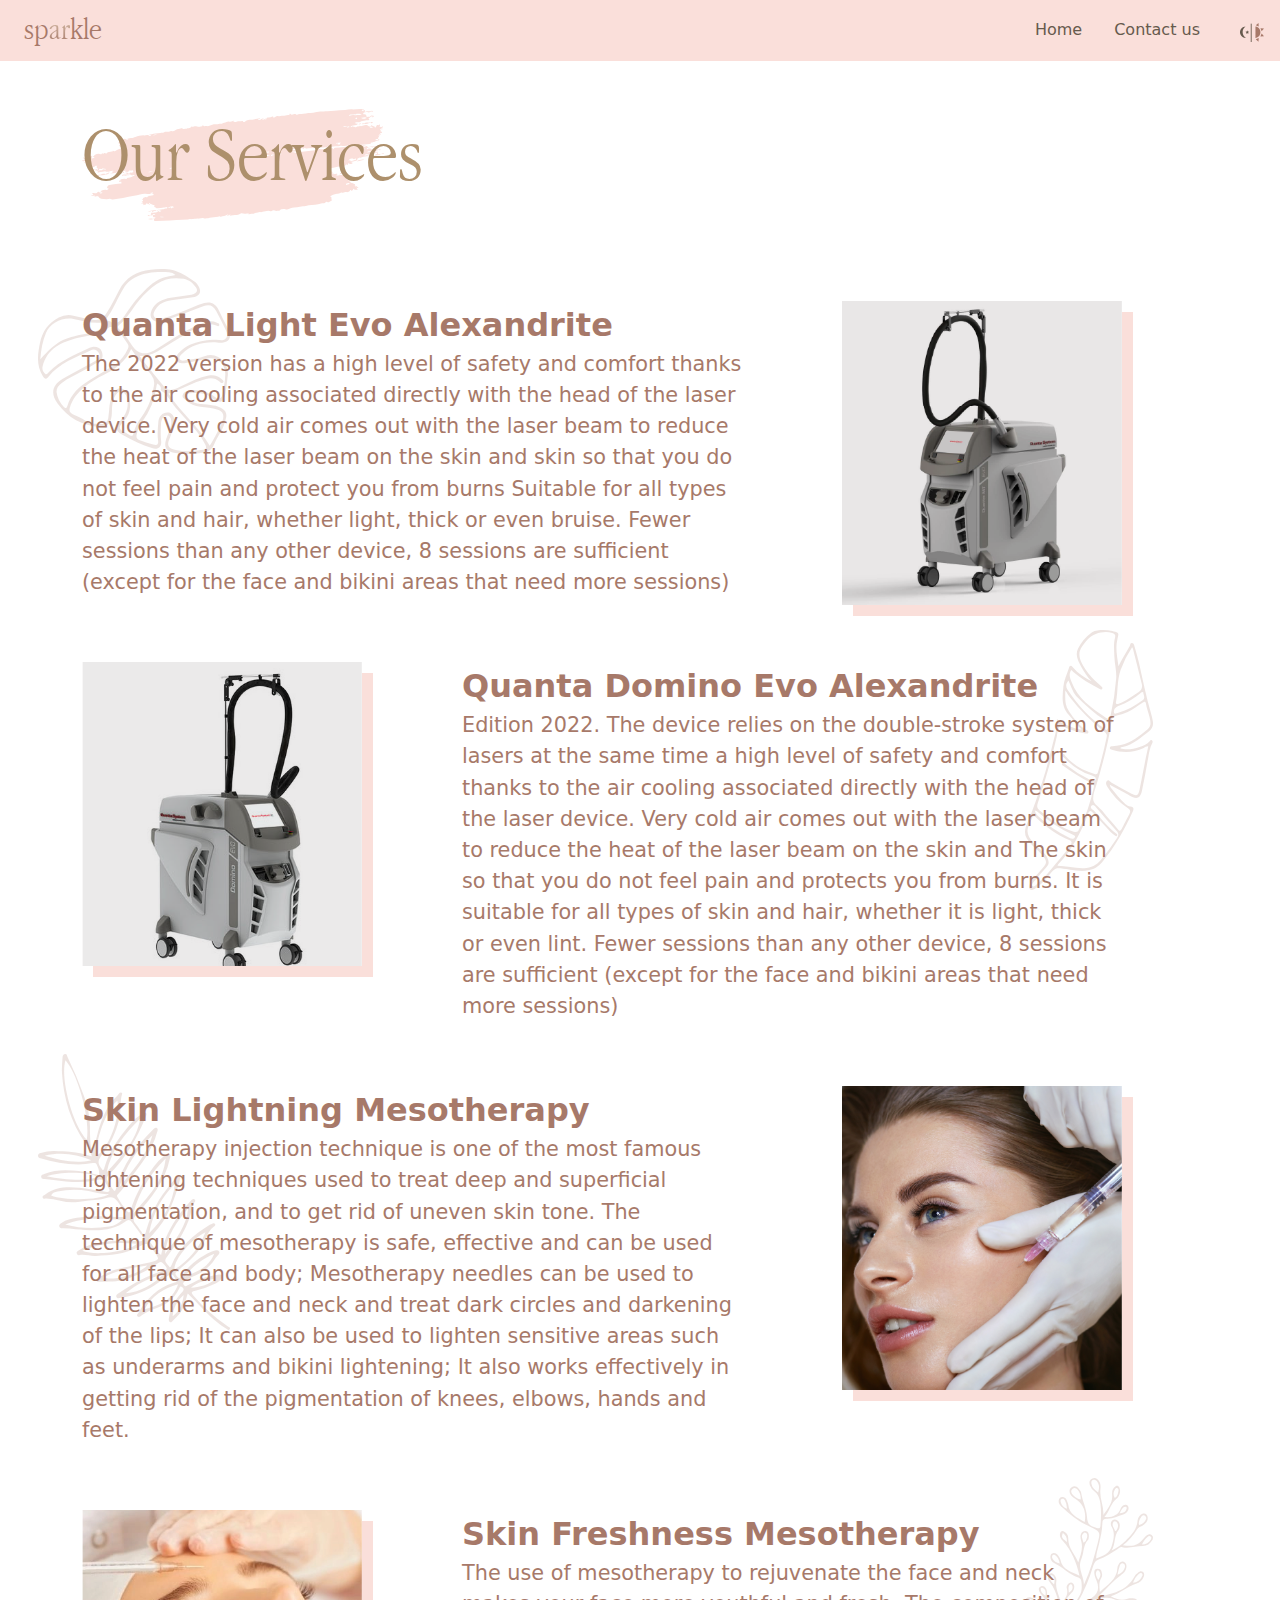
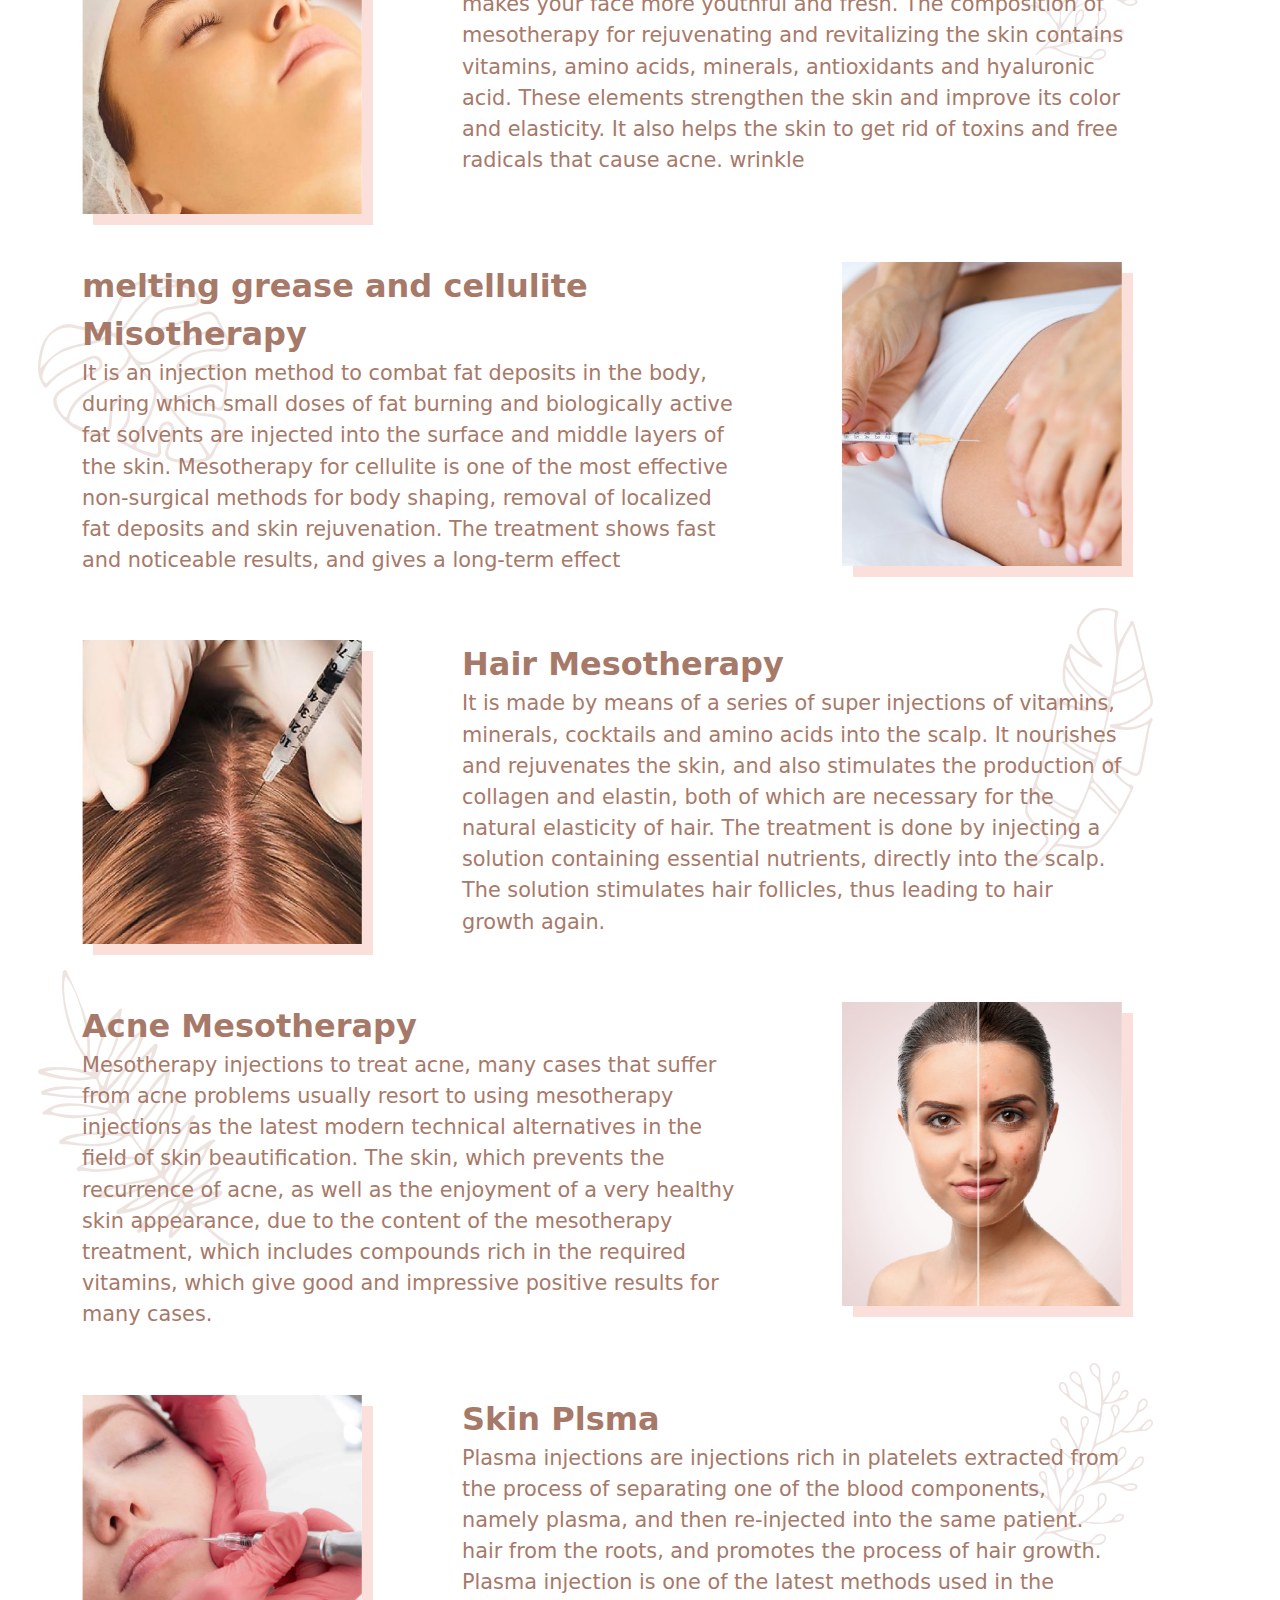
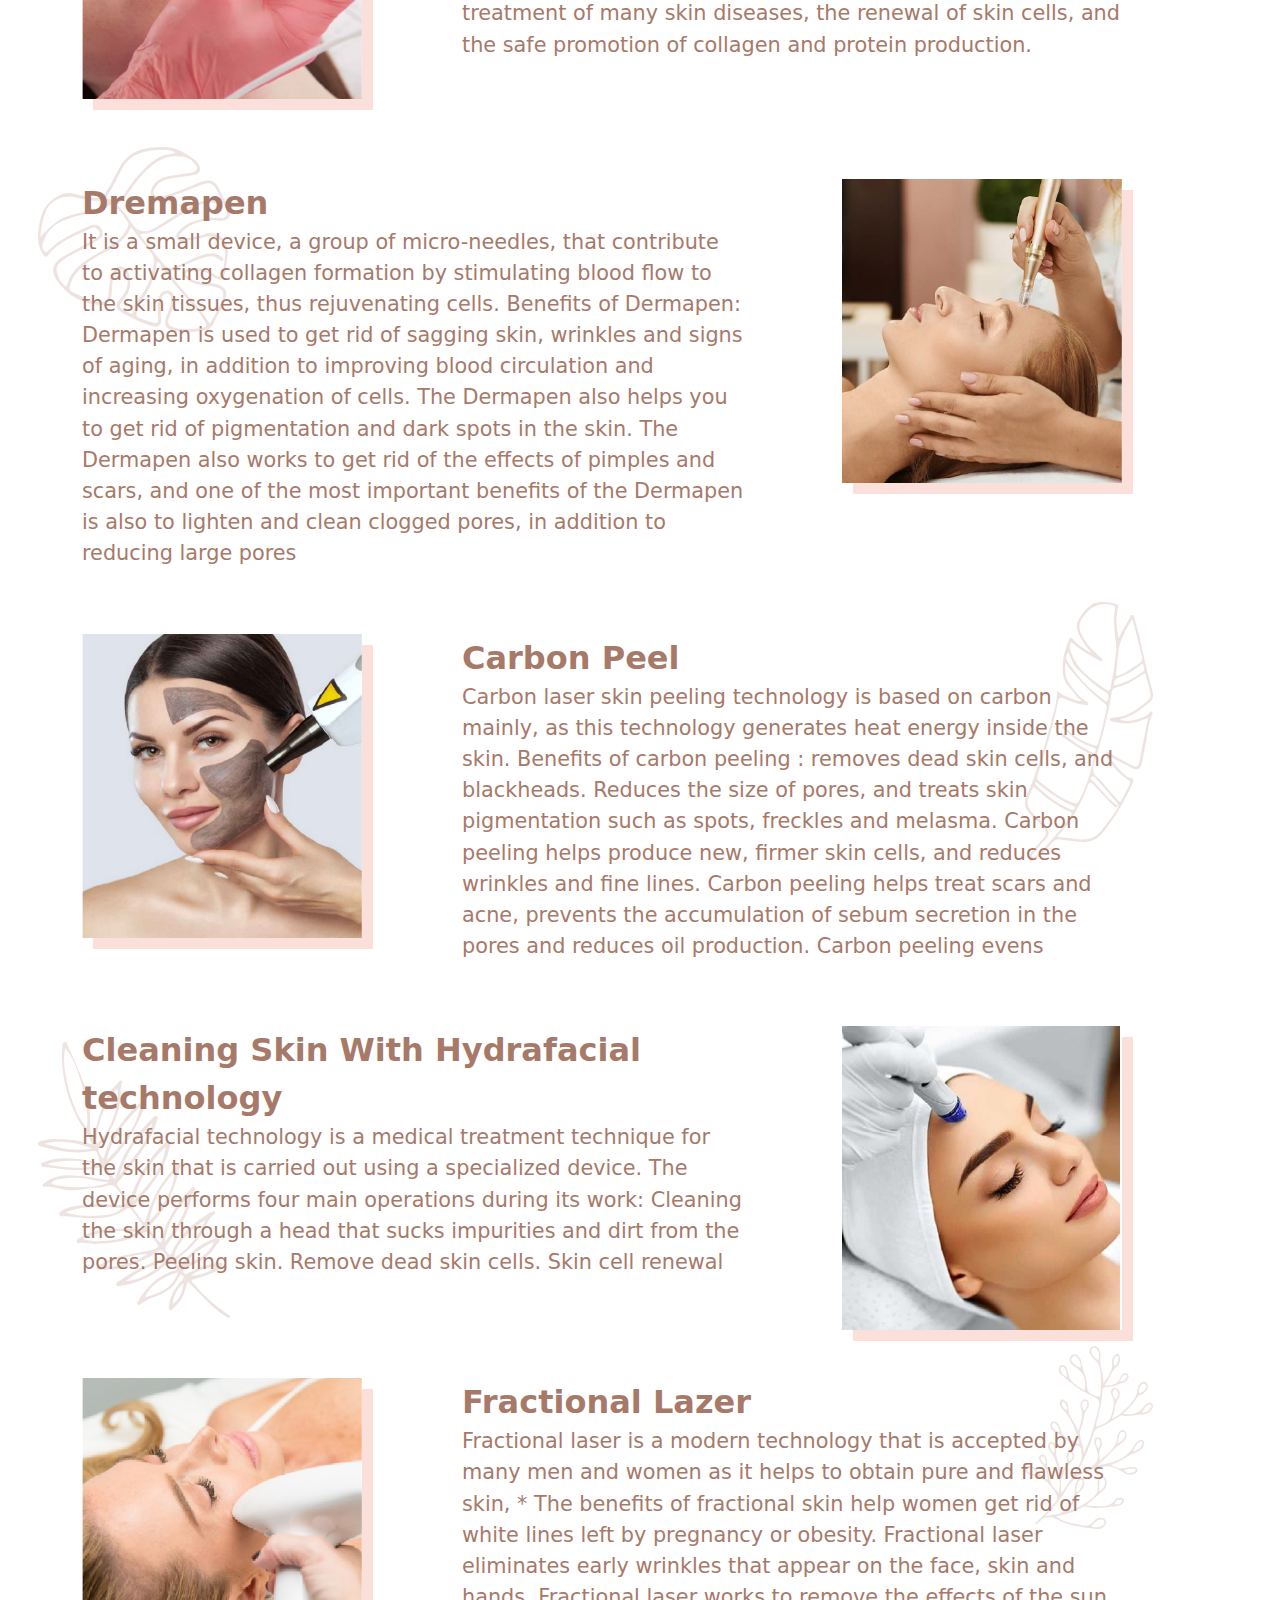
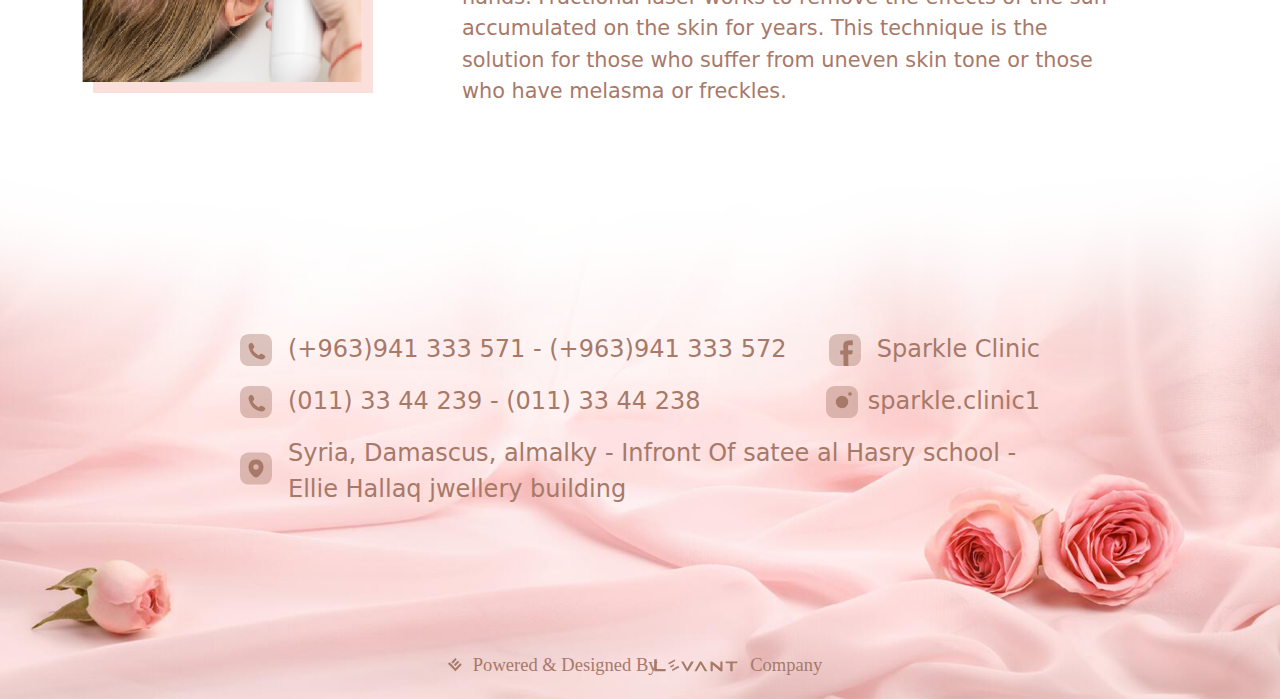
<file: services.html>
<!DOCTYPE html>
<html lang="en">

<head>
    <meta charset="UTF-8">
    <meta http-equiv="X-UA-Compatible" content="IE=edge">
    <meta name="viewport" content="width=device-width, initial-scale=1.0">
    <link rel="apple-touch-icon" sizes="180x180" href="./apple-touch-icon.png">
    <link rel="icon" type="image/png" sizes="32x32" href="./favicon-32x32.png">
    <link rel="icon" type="image/png" sizes="16x16" href="./favicon-16x16.png">
    <link rel="manifest" href="./site.webmanifest">
    <link rel="mask-icon" href="./safari-pinned-tab.svg" color="#2a2227">
    <meta name="msapplication-TileColor" content="#2d89ef">
    <meta name="theme-color" content="#ffffff">
    <!-- ============================================================================== -->
    <!-- ==================================== IMAGES ================================== -->
    <!-- Multiple og:image definitions are ok. The platform will find the one it needs. -->
    <!-- ============================================================================== -->

    <!-- ================ Safe generic defaults ================ -->
    <!-- Use one of these at the very least. -->
    <meta property="og:image" content="./images/سباركل فاف/سباركل فاف/1024 x 512.jpg" />
    <!-- Generic safe dimension (Landscape). -->
    <meta property="og:image:width" content="1024" />
    <meta property="og:image:height" content="512" />

    <meta property="og:image" content="./images/سباركل فاف/سباركل فاف/800 x 1200.jpg" />
    <!-- Generic safe dimension (Portrait). -->
    <meta property="og:image:width" content="800" />
    <meta property="og:image:height" content="1200" />

    <!-- ================ Facebook ================ -->
    <!-- Facebook will give the user the choice to choose one of the og:image thumbnails. -->

    <meta property="og:image" content="./images/سباركل فاف/سباركل فاف/1200 x 630.jpg" />
    <!-- Recommended image for Facebook. (Max. 8MB)-->
    <meta property="og:image:width" content="1200" />
    <!-- Scales down to 470 -->
    <meta property="og:image:height" content="630" />
    <!-- Scales down to 246 -->

    <!--  ================ Linkedin ================ -->
    <meta property="og:image" content="./images/سباركل فاف/سباركل فاف/180 x 110.jpg" />
    <!-- 180x110 Image for Linkedin - Do not exceed. -->
    <meta property="og:image:width" content="180" />
    <meta property="og:image:height" content="110" />

    <!-- ================ Pinterest ================ -->
    <meta property="og:image" content="./images/سباركل فاف/سباركل فاف/736 x 1128.jpg" />
    <!-- Optimum Image for Pinterest. -->
    <meta property="og:image:width" content="736" />
    <!-- Try to keep this width. -->
    <meta property="og:image:height" content="1128" />
    <!-- Optimal size but can be any height. Aspect ratio between 2:3 and 1:3.5 recommended. -->
    <link rel="stylesheet" href="css/bootstrap.min.css" />
    <link rel="stylesheet" href="css/style.css" />
    <title>services</title>
</head>

<body>
    <!-- start header -->
    <div class="container-fluid p-0">
        <div class="header d-flex">
            <span class="spanSparkle">sp<span class="gradient">ar</span>kle</span>
            <ul class="ulLinks">
                <li><a href="index.html">Home</a></li>
                <li><a href="contactus.html">Contact us</a></li>
                <li><button id="theme-switcher" class="btnlightdark"><img src="svg/LIGHT.svg" class="imglight"><img
                            src="svg/DARK.svg" class="imgdark"></button></li>

            </ul>
        </div>



    </div>
    <!-- end header -->
    <div class="container">
        <h2 class="contactus">Our Services</h2>
        <!-- first service -->
        <div class="row" style="margin-top: 5rem;">

            <div class="col-md-8 col-12 order2">
                <span class="servicaname">Quanta Light Evo Alexandrite</span>
                <p class="serviceExplain">The 2022 version has a high level of safety and comfort thanks to
                    the air cooling associated directly with the head of the laser device.
                    Very cold air comes out with the laser beam to reduce the heat of
                    the laser beam on the skin and skin so that you do not feel pain and
                    protect you from burns Suitable for all types of skin and hair, whether light, thick or even bruise.
                    Fewer sessions than any other device, 8
                    sessions are sufficient (except for the face and bikini areas that need
                    more sessions) </p>

            </div>
            <div class="col-md-4 col-12">
                <img src="images/Quanta light.png" class="serviceImg">

            </div>
        </div>
        <!-- secound service -->
        <div class="row mt-5">
            <div class="col-md-4 col-12">
                <img src="images/Quanta Domino.png" class="serviceImg">

            </div>
            <div class="col-md-8 col-12 order2">
                <span class="servicaname">Quanta Domino Evo Alexandrite</span>
                <p class=" secoundservics">Edition 2022. The device relies on the double-stroke system of lasers
                    at the same time a high level of safety and comfort thanks to the air
                    cooling associated directly with the head of the laser device. Very
                    cold air comes out with the laser beam to reduce the heat of the
                    laser beam on the skin and The skin so that you do not feel pain and
                    protects you from burns. It is suitable for all types of skin and hair,
                    whether it is light, thick or even lint. Fewer sessions than any other
                    device, 8 sessions are sufficient (except for the face and bikini areas
                    that need more sessions) </p>

            </div>

        </div>
        <!-- third service -->
        <div class="row mt-5">
            <div class="col-md-8 col-12 order2">
                <span class="servicaname">Skin Lightning Mesotherapy</span>
                <p class="serviceExplain3">Mesotherapy injection technique is one of the most famous lightening
                    techniques used to treat deep and superficial pigmentation,
                    and to get rid of uneven skin tone.
                    The technique of mesotherapy is safe, effective and can be used
                    for all face and body; Mesotherapy needles can be used to lighten
                    the face and neck and treat dark circles and darkening of the lips;
                    It can also be used to lighten sensitive areas such as underarms
                    and bikini lightening; It also works effectively in getting rid of the
                    pigmentation of knees, elbows, hands and feet. </p>

            </div>
            <div class="col-md-4 col-12">
                <img src="images/lightning.png" class="serviceImg">

            </div>
        </div>
        <!-- fourth service -->
        <div class="row mt-5">
            <div class="col-md-4 col-12">
                <img src="images/freshness.png" class="serviceImg">

            </div>
            <div class="col-md-8 col-12 order2">
                <span class="servicaname">Skin Freshness Mesotherapy</span>
                <p class=" serviceExplain4">The use of mesotherapy to rejuvenate the face and neck makes
                    your face more youthful and fresh. The composition of mesotherapy for rejuvenating and revitalizing
                    the skin contains vitamins,
                    amino acids, minerals, antioxidants and hyaluronic acid. These elements strengthen the skin and
                    improve its color and elasticity. It
                    also helps the skin to get rid of toxins and free radicals that cause
                    acne. wrinkle </p>

            </div>

        </div>
        <!-- five -->
        <div class="row mt-5">

            <div class="col-md-8 col-12 order2">
                <span class="servicaname">melting grease and cellulite
                    Misotherapy</span>
                <p class="serviceExplain">It is an injection method to combat fat deposits in the body, during
                    which small doses of fat burning and biologically active fat solvents
                    are injected into the surface and middle layers of the skin. Mesotherapy for cellulite is one of the
                    most effective non-surgical methods for body shaping, removal of localized fat deposits and skin
                    rejuvenation. The treatment shows fast and noticeable results, and gives
                    a long-term effect </p>

            </div>
            <div class="col-md-4 col-12">
                <img src="images/cellulite.png" class="serviceImg">

            </div>
        </div>
        <!-- six -->
        <div class="row mt-5">
            <div class="col-md-4 col-12">
                <img src="images/hair.png" class="serviceImg">

            </div>
            <div class="col-md-8 col-12 order2">
                <span class="servicaname">Hair Mesotherapy</span>
                <p class=" secoundservics">It is made by means of a series of super injections of vitamins, minerals,
                    cocktails and amino acids into the scalp. It nourishes and rejuvenates the skin, and also stimulates
                    the production of collagen and
                    elastin, both of which are necessary for the natural elasticity of hair.
                    The treatment is done by injecting a solution containing essential nutrients, directly into the
                    scalp. The solution stimulates hair follicles,
                    thus leading to hair growth again. </p>

            </div>

        </div>
        <!-- seven -->
        <div class="row mt-5">

            <div class="col-md-8 col-12 order2">
                <span class="servicaname">Acne Mesotherapy</span>
                <p class="serviceExplain3">Mesotherapy injections to treat acne, many cases that suffer from
                    acne problems usually resort to using mesotherapy injections as
                    the latest modern technical alternatives in the field of skin beautification. The skin, which
                    prevents the recurrence of acne, as well as
                    the enjoyment of a very healthy skin appearance, due to the content of the mesotherapy treatment,
                    which includes compounds
                    rich in the required vitamins, which give good and impressive positive results for many cases. </p>

            </div>
            <div class="col-md-4 col-12">
                <img src="images/acne.png" class="serviceImg">

            </div>
        </div>
        <!-- eight -->
        <div class="row mt-5">
            <div class="col-md-4 col-12">
                <img src="images/plasma.png" class="serviceImg">

            </div>
            <div class="col-md-8 col-12 order2">
                <span class="servicaname">Skin Plsma</span>
                <p class=" serviceExplain4">Plasma injections are injections rich in platelets extracted from the
                    process of separating one of the blood components, namely
                    plasma, and then re-injected into the same patient. hair from the
                    roots, and promotes the process of hair growth. Plasma injection is
                    one of the latest methods used in the treatment of many skin diseases, the renewal of skin cells,
                    and the safe promotion of collagen
                    and protein production. </p>

            </div>

        </div>
        <!-- nine -->
        <div class="row" style="margin-top: 5rem;">

            <div class="col-md-8 col-12 order2">
                <span class="servicaname">Dremapen</span>
                <p class="serviceExplain">It is a small device, a group of micro-needles, that contribute to activating
                    collagen formation by stimulating blood flow to the skin tissues, thus rejuvenating cells. Benefits
                    of Dermapen: Dermapen is
                    used to get rid of sagging skin, wrinkles and signs of aging, in addition to improving blood
                    circulation and increasing oxygenation of
                    cells. The Dermapen also helps you to get rid of pigmentation and
                    dark spots in the skin. The Dermapen also works to get rid of the
                    effects of pimples and scars, and one of the most important benefits of the Dermapen is also to
                    lighten and clean clogged pores, in
                    addition to reducing large pores </p>

            </div>
            <div class="col-md-4 col-12">
                <img src="images/dermapen.png" class="serviceImg">

            </div>
        </div>
        <!-- ten -->
        <div class="row mt-5">
            <div class="col-md-4 col-12">
                <img src="images/carbon.png" class="serviceImg">

            </div>
            <div class="col-md-8 col-12 order2">
                <span class="servicaname">Carbon Peel</span>
                <p class=" secoundservics">Carbon laser skin peeling technology is based on carbon mainly, as
                    this technology generates heat energy inside the skin.
                    Benefits of carbon peeling : removes dead skin cells, and blackheads.
                    Reduces the size of pores, and treats skin pigmentation such as
                    spots, freckles and melasma. Carbon peeling helps produce new,
                    firmer skin cells, and reduces wrinkles and fine lines. Carbon peeling
                    helps treat scars and acne, prevents the accumulation of sebum secretion in the pores and reduces
                    oil production. Carbon peeling evens </p>

            </div>

        </div>
        <!-- eleven -->
        <div class="row mt-5">

            <div class="col-md-8 col-12 order2">
                <span class="servicaname">Cleaning Skin With Hydrafacial
                    technology</span>
                <p class="serviceExplain3">Hydrafacial technology is a medical treatment technique for the
                    skin that is carried out using a specialized device. The device performs four main operations during
                    its work: Cleaning the skin
                    through a head that sucks impurities and dirt from the pores. Peeling skin. Remove dead skin cells.
                    Skin cell renewal </p>

            </div>
            <div class="col-md-4 col-12">
                <img src="images/hydrafacial.png" class="serviceImg">

            </div>
        </div>
        <!-- twelve -->
        <div class="row mt-5">
            <div class="col-md-4 col-12">
                <img src="images/fractional.png" class="serviceImg">

            </div>
            <div class="col-md-8 col-12 order2">
                <span class="servicaname">Fractional Lazer</span>
                <p class=" serviceExplain4">Fractional laser is a modern technology that is accepted by many
                    men and women as it helps to obtain pure and flawless skin, * The
                    benefits of fractional skin help women get rid of white lines left by
                    pregnancy or obesity. Fractional laser eliminates early wrinkles that
                    appear on the face, skin and hands. Fractional laser works to
                    remove the effects of the sun accumulated on the skin for years.
                    This technique is the solution for those who suffer from uneven
                    skin tone or those who have melasma or freckles. </p>

            </div>

        </div>
























    </div>

    <!-- start footer -->
    <div class="position-relative bac">
        <div class="layer">
        </div>

        <div class="container p-0">
            <div class="w-90">

                <div class="fat">
                    <div class="pad"><svg class="contact-img" xmlns="http://www.w3.org/2000/svg" viewBox="0 0 30 30.01">
                            <defs>
                                <style>
                                    .cls-11,
                                    .cls-22 {
                                        fill: #a77969;
                                    }

                                    .cls-11 {
                                        isolation: isolate;
                                        opacity: 0.4;
                                    }
                                </style>
                            </defs>
                            <g id="Layer_2" data-name="Layer 2">
                                <g id="Layer_1-2" data-name="Layer 1">
                                    <path class="cls-11"
                                        d="M21.3,0H8.72C3.26,0,0,3.26,0,8.72V21.28C0,26.76,3.26,30,8.72,30H21.28C26.74,30,30,26.76,30,21.3V8.72C30,3.26,26.76,0,21.3,0Z" />
                                    <path class="cls-22"
                                        d="M20.6,23.88a12.48,12.48,0,0,1-3.36-.74,16.2,16.2,0,0,1-4.13-2.29A11.22,11.22,0,0,1,10.5,18a17,17,0,0,1-2.06-4.38,9.86,9.86,0,0,1-.38-2.09,2.68,2.68,0,0,1,.49-1.82,5.39,5.39,0,0,1,1-1.14A1.2,1.2,0,0,1,11,8.4l0,0a2.43,2.43,0,0,1,1.43,1.31,12.3,12.3,0,0,1,.9,2.19,1.34,1.34,0,0,1-.41,1.36l-.58.54A.81.81,0,0,0,12.15,15,10.38,10.38,0,0,0,14,17.46a11.52,11.52,0,0,0,2.87,2.24.9.9,0,0,0,1.38-.22l.45-.49a1.35,1.35,0,0,1,1.33-.4,11.65,11.65,0,0,1,2.47,1,2.57,2.57,0,0,1,1.2,1.73.83.83,0,0,1-.17.77A3.81,3.81,0,0,1,21,23.85Z" />
                                </g>
                            </g>
                        </svg><span class="spancon">(+963)941 333
                            571 -
                            (+963)941
                            333
                            572 </span></div>
                    <div class="pad"><svg class="contact-img" xmlns="http://www.w3.org/2000/svg"
                            viewBox="0 0 29.67 29.74">
                            <defs>
                                <style>
                                    .cls-11,
                                    .cls-22 {
                                        fill: #a77969;
                                    }

                                    .cls-11 {
                                        isolation: isolate;
                                        opacity: 0.4;
                                    }
                                </style>
                            </defs>
                            <g id="Layer_2" data-name="Layer 2">
                                <g id="Layer_1-2" data-name="Layer 1">
                                    <path class="cls-11"
                                        d="M21.05,0H8.62C3.22,0,0,3.22,0,8.62V21.05c0,5.4,3.22,8.62,8.62,8.62H21.05c5.4,0,8.62-3.22,8.62-8.62V8.62C29.67,3.22,26.45,0,21.05,0Z" />
                                    <path class="cls-22"
                                        d="M17.68,10.81l.07,4.37,3.9-.06a.45.45,0,0,1,.45.52l-.52,2.84a.47.47,0,0,1-.43.37l-3.34.06L18,29.67l-4.45.07L13.36,19,10.83,19a.44.44,0,0,1-.44-.45l0-2.82a.43.43,0,0,1,.44-.44l2.52-.05-.07-4.82A4.45,4.45,0,0,1,17.6,5.92h0l4-.06a.44.44,0,0,1,.44.45l.06,3.56a.44.44,0,0,1-.45.45l-3.56,0A.43.43,0,0,0,17.68,10.81Z" />
                                </g>
                            </g>
                        </svg><span class="spancon">Sparkle
                            Clinic</span>
                    </div>

                </div>




                <div class="fat">
                    <div class="pad"> <svg class="contact-img" xmlns="http://www.w3.org/2000/svg"
                            viewBox="0 0 30 30.01">
                            <defs>
                                <style>
                                    .cls-11,
                                    .cls-22 {
                                        fill: #a77969;
                                    }

                                    .cls-11 {
                                        isolation: isolate;
                                        opacity: 0.4;
                                    }
                                </style>
                            </defs>
                            <g id="Layer_2" data-name="Layer 2">
                                <g id="Layer_1-2" data-name="Layer 1">
                                    <path class="cls-11"
                                        d="M21.3,0H8.72C3.26,0,0,3.26,0,8.72V21.28C0,26.76,3.26,30,8.72,30H21.28C26.74,30,30,26.76,30,21.3V8.72C30,3.26,26.76,0,21.3,0Z" />
                                    <path class="cls-22"
                                        d="M20.6,23.88a12.48,12.48,0,0,1-3.36-.74,16.2,16.2,0,0,1-4.13-2.29A11.22,11.22,0,0,1,10.5,18a17,17,0,0,1-2.06-4.38,9.86,9.86,0,0,1-.38-2.09,2.68,2.68,0,0,1,.49-1.82,5.39,5.39,0,0,1,1-1.14A1.2,1.2,0,0,1,11,8.4l0,0a2.43,2.43,0,0,1,1.43,1.31,12.3,12.3,0,0,1,.9,2.19,1.34,1.34,0,0,1-.41,1.36l-.58.54A.81.81,0,0,0,12.15,15,10.38,10.38,0,0,0,14,17.46a11.52,11.52,0,0,0,2.87,2.24.9.9,0,0,0,1.38-.22l.45-.49a1.35,1.35,0,0,1,1.33-.4,11.65,11.65,0,0,1,2.47,1,2.57,2.57,0,0,1,1.2,1.73.83.83,0,0,1-.17.77A3.81,3.81,0,0,1,21,23.85Z" />
                                </g>
                            </g>
                        </svg><span class="spancon">(011) 33 44 239
                            - (011)
                            33 44
                            238</span></div>

                    <a href="https://www.instagram.com/sparkle.clinic1/?hl=en">
                        <div class="pad"> <svg class="contact-img" style="margin-right: 0.6rem;"
                                xmlns="http://www.w3.org/2000/svg" viewBox="0 0 29.94 29.95">
                                <defs>
                                    <style>
                                        .cls-11,
                                        .cls-22 {
                                            fill: #a77969;
                                        }

                                        .cls-11 {
                                            isolation: isolate;
                                            opacity: 0.4;
                                        }
                                    </style>
                                </defs>
                                <g id="Layer_2" data-name="Layer 2">
                                    <g id="Layer_1-2" data-name="Layer 1">
                                        <path class="cls-11"
                                            d="M21.25,0H8.7C3.25,0,0,3.25,0,8.7V21.24C0,26.7,3.25,30,8.7,30H21.24c5.45,0,8.7-3.25,8.7-8.7V8.7C30,3.25,26.7,0,21.25,0Z" />
                                        <path class="cls-22"
                                            d="M15,20.79A5.81,5.81,0,1,0,9.17,15,5.81,5.81,0,0,0,15,20.79ZM22.46,9.14a1.67,1.67,0,0,1-1.18-.48,2,2,0,0,1-.35-.56,1.51,1.51,0,0,1-.13-.63,1.69,1.69,0,0,1,.13-.63,1.57,1.57,0,0,1,.35-.55,1.64,1.64,0,0,1,1.5-.45.86.86,0,0,1,.32.1,1.05,1.05,0,0,1,.3.15,2.19,2.19,0,0,1,.25.2,1.57,1.57,0,0,1,.35.55A1.59,1.59,0,0,1,24,8.1a2,2,0,0,1-.35.56A2.14,2.14,0,0,1,23.1,9,1.74,1.74,0,0,1,22.46,9.14Z" />
                                    </g>
                                </g>
                            </svg><span class="spancon">sparkle.clinic1</span>
                        </div>
                </div>






                <div class="fat">
                    <div style="display: flex;" class="pad"> <img src="svg/location.svg" class="contact-img"><span
                            class="spancon">Syria, Damascus, almalky - Infront Of satee al Hasry school - Ellie Hallaq
                            jwellery building</span></div>
                </div>
            </div>





            <img src="svg/by levant.svg" class="levant1">
        </div>


    </div>











    <script type="text/javascript">
        // Wait for document to load
        document.addEventListener("DOMContentLoaded", function (event) {
            document.documentElement.setAttribute("data-theme", "light");
        });
    </script>
    <script src="js/jquery-3.3.1.js"></script>
    <script src="js/bootstrap.bundle.min.js"></script>
    <script src="js/pro.js"></script>
</body>

</html>
</file>
<file: css/style.css>
:root {
  --background-color: #fff;
  --text-color: #A77969;
  --display: block;
  --dis: none;
  --blend: normal;
  --img: url("../images/white.jpg");
  --back: url("../images/rose1.png");
  --dlayer: none;
}

body {
  background-color: var(--background-color);
  color: var(--text-color);
}

[data-theme=dark] {
  --background-color: #2D2D2D;
  --text-color: #FADFDA;
  --display: none;
  --dis: block;
  --blend: soft-light;
  --img: url("../images/dark.jpg");
  --back: none;
  --dlayer: block;
}

@font-face {
  font-family: "light";
  src: url(fonts/LightBT.ttf);
}
@font-face {
  font-family: "dubai";
  src: url(fonts/SC_DUBAI.ttf);
}
.main .girlImg {
  width: 100%;
  background-image: var(--img);
}
.main .mask {
  position: absolute;
  top: 0px;
  width: 100%;
  right: 0px;
}
.main .cls-3,
.main .cls-2,
.main .cls-1 {
  fill: #Fff;
  -webkit-animation: glow linear 0.9s infinite;
  animation: glow linear 0.9s infinite;
}
@-webkit-keyframes glow {
  0% {
    fill: #fff;
  }
  50% {
    fill: #ffead9;
  }
  100% {
    fill: #FADFDA;
  }
}
@keyframes glow {
  0% {
    fill: #fff;
  }
  50% {
    fill: #ffead9;
  }
  100% {
    fill: #FADFDA;
  }
}
.main .headingSparkle1 {
  color: #C1A46C;
  background-image: url(../svg/brush2.svg);
  background-repeat: no-repeat;
  font-size: 9rem;
  padding-left: 6rem;
  padding-right: 3rem;
  background-position-y: 33px;
  padding-bottom: 1rem;
  font-family: "light";
  position: absolute;
  top: 4rem;
  left: 2rem;
}
@media (min-width: 768px) and (max-width: 991.98px) {
  .main .headingSparkle1 {
    font-size: 6rem;
    padding-left: 3rem;
    background-position-y: 14px;
  }
}
@media (min-width: 577px) and (max-width: 767.98px) {
  .main .headingSparkle1 {
    padding-left: 3rem;
    top: 2rem;
    background-position-y: 5px;
    font-size: 4rem;
  }
}
@media (max-width: 576px) {
  .main .headingSparkle1 {
    font-size: 2.5rem;
    padding-left: 2rem;
    padding-right: 2rem;
    background-position-y: 4px;
    top: 1rem;
    left: 0rem;
  }
}
.main .headingSparkle1::after {
  content: "clinic by Amena";
  color: #A77969;
  font-size: 1.5rem;
  bottom: 16px;
  position: absolute;
  width: 100%;
  left: 12rem;
}
@media (min-width: 768px) and (max-width: 991.98px) {
  .main .headingSparkle1::after {
    font-size: 1.2rem;
    bottom: 15px;
    left: 7rem;
  }
}
@media (min-width: 577px) and (max-width: 767.98px) {
  .main .headingSparkle1::after {
    font-size: 1rem;
    bottom: 10px;
    left: 6rem;
  }
}
@media (max-width: 576px) {
  .main .headingSparkle1::after {
    font-size: 0.7rem;
    bottom: 11px;
    left: 3.5rem;
  }
}
.main .headingSparkle {
  color: #A77969;
  position: absolute;
  font-size: 7vw;
  background-image: url(../svg/brush2.svg);
  top: 5rem;
  left: 5%;
  background-repeat: no-repeat;
  background-position: 0rem 3rem;
  padding: 2rem 6rem;
}
.main .text {
  color: var(--text-color);
  position: absolute;
  top: 17rem;
  font-size: 3.5rem;
  max-width: 24rem;
  left: 7rem;
  z-index: 3;
  font-weight: lighter;
}
@media (min-width: 992px) and (max-width: 1199.98px) {
  .main .text {
    top: 17rem;
    font-size: 3rem;
    max-width: 21rem;
  }
}
@media (min-width: 768px) and (max-width: 991.98px) {
  .main .text {
    font-size: 2rem;
    top: 13rem;
    max-width: 14rem;
    left: 5rem;
  }
}
@media (min-width: 577px) and (max-width: 767.98px) {
  .main .text {
    font-size: 1.5rem;
    top: 9rem;
    max-width: 10rem;
    left: 5rem;
  }
}
@media (max-width: 576px) {
  .main .text {
    font-size: 1rem;
    max-width: 7rem;
    left: 2rem;
    top: 5rem;
  }
}

.rose-home {
  width: 16%;
  position: absolute;
  bottom: 0;
  left: 0;
}
@media (min-width: 768px) and (max-width: 991.98px) {
  .rose-home {
    width: 13%;
  }
}

a, a:hover, a:focus, a:active {
  text-decoration: none;
  color: inherit;
}

.home-ul {
  position: absolute;
  top: 10px;
  right: -30px;
  list-style: none;
  text-decoration: none;
}
.home-ul li {
  transform: rotate(90deg);
  padding: 3rem 0rem;
}
.home-ul li a {
  color: #A77969;
  text-decoration: none;
  font-size: 1.5rem;
}
@media (min-width: 577px) and (max-width: 767.98px) {
  .home-ul li a {
    font-size: 1.2rem;
    padding: 2.2rem 0rem;
  }
}
@media (max-width: 576px) {
  .home-ul li a {
    padding: 0px 15px;
    font-size: 0.8rem;
  }
}
@media (max-width: 576px) {
  .home-ul li {
    padding: 1.6rem 0rem;
  }
}
@media (max-width: 576px) {
  .home-ul {
    top: 3px;
    right: -25px;
  }
}

.over {
  overflow: hidden;
}

.img-gradient {
  /*     	background: linear-gradient(-45deg, #ee7752, #e73c7e, #23a6d5, #23d5ab ,#ff6700,#ffd400,#5000ff,#ff2727);*/
  background: linear-gradient(-45deg, #ffd400, #ff6700, #5000ff, #23a6d5, #23d5ab, #ee7752);
  -webkit-animation: gradient 5s infinite both alternate;
          animation: gradient 5s infinite both alternate;
  width: 15vw;
  background-size: 200% 200%;
  /*
     background-image: linear-gradient(to right, red , yellow);
    animation-name: example;
       animation-duration: 4s;
  animation-iteration-count: infinite;
  */
}

@-webkit-keyframes gradient {
  0% {
    background-position: 0% 50%;
  }
  50% {
    background-position: 100% 50%;
  }
  100% {
    background-position: 0% 50%;
  }
}

@keyframes gradient {
  0% {
    background-position: 0% 50%;
  }
  50% {
    background-position: 100% 50%;
  }
  100% {
    background-position: 0% 50%;
  }
}
.gr {
  background: -webkit-linear-gradient(#dcc7b2, #a77969);
  background-clip: border-box;
  background-clip: border-box;
  -webkit-background-clip: text;
  -webkit-text-fill-color: transparent;
}

.header {
  width: 100%;
  background-color: #FADFDA;
  justify-content: space-between;
  padding: 0.4rem 0.5rem;
}
.header .spanSparkle {
  color: #A77969;
  font-size: 2rem;
  padding-left: 1rem;
  font-family: "light";
}
.header .spanSparkle .gradient {
  background: -webkit-linear-gradient(#dcc7b2, #a77969);
  -webkit-background-clip: text;
  -webkit-text-fill-color: transparent;
}
@media (max-width: 576px) {
  .header .spanSparkle {
    font-size: 1.5rem;
    padding-left: 0.3rem;
  }
}
.header .ulLinks {
  list-style-type: none;
  display: flex;
  justify-content: end;
  align-items: center;
  padding: 0;
  margin: 0;
  text-decoration: none;
}
.header .ulLinks li {
  padding: 0rem 1rem;
}
@media (max-width: 576px) {
  .header .ulLinks li {
    padding: 0rem 0.4rem;
  }
}
.header .ulLinks li a {
  color: #665a4d;
  text-decoration: none;
}
@media (max-width: 576px) {
  .header .ulLinks li a {
    font-size: 13px;
  }
}

.imgClean {
  position: absolute;
  bottom: 0px;
  right: 0px;
  z-index: -1;
  top: 2rem;
  height: calc(100vh - 2rem);
}
@media (min-width: 577px) and (max-width: 767.98px) {
  .imgClean {
    opacity: 0.3;
  }
}
@media (max-width: 576px) {
  .imgClean {
    opacity: 0.3;
  }
}

.contactus {
  color: #AD906C;
  background-image: url(../svg/brush2.svg);
  background-repeat: no-repeat;
  font-size: 5rem;
  padding-bottom: 1rem;
  margin-top: 3rem;
  font-family: "light";
}
@media (min-width: 768px) and (max-width: 991.98px) {
  .contactus {
    font-size: 4rem;
    text-align: center;
    background-position-x: 50%;
  }
}
@media (min-width: 577px) and (max-width: 767.98px) {
  .contactus {
    font-size: 4rem;
    text-align: center;
    background-position-x: 50%;
  }
}
@media (max-width: 576px) {
  .contactus {
    font-size: 2.5rem;
    padding-bottom: 1.8rem;
    text-align: center;
    background-position: 50%;
  }
}

.dermaheadinpara {
  font-size: 1.5rem;
}
@media (max-width: 576px) {
  .dermaheadinpara {
    font-size: 1rem;
  }
}

.dermaheading {
  color: #C1A46C;
  background-image: url(../svg/brush2.svg);
  background-repeat: no-repeat;
  font-size: 4rem;
  padding-bottom: 0rem;
  margin-top: 2rem;
  font-family: "light";
}
@media (min-width: 768px) and (max-width: 991.98px) {
  .dermaheading {
    font-size: 4rem;
    text-align: center;
    background-position-x: 50%;
  }
}
@media (min-width: 577px) and (max-width: 767.98px) {
  .dermaheading {
    font-size: 4rem;
    text-align: center;
    background-position-x: 50%;
  }
}
@media (max-width: 576px) {
  .dermaheading {
    font-size: 2.5rem;
    padding-bottom: 1.8rem;
    text-align: center;
    background-position: 50%;
  }
}

.lazerheading {
  color: #C1A46C;
  background-image: url(../svg/brush2.svg);
  background-repeat: no-repeat;
  font-size: 4rem;
  padding-bottom: 0rem;
  margin-top: 2rem;
  padding-left: 4rem;
  font-family: "light";
}
@media (min-width: 768px) and (max-width: 991.98px) {
  .lazerheading {
    font-size: 4rem;
    text-align: center;
    background-position-x: 50%;
    padding-left: 0rem;
  }
}
@media (min-width: 577px) and (max-width: 767.98px) {
  .lazerheading {
    font-size: 4rem;
    text-align: center;
    background-position-x: 50%;
    padding-left: 0rem;
  }
}
@media (max-width: 576px) {
  .lazerheading {
    font-size: 2.5rem;
    padding-bottom: 1.8rem;
    text-align: center;
    background-position: 50%;
    padding-left: 0rem;
  }
}

.contactrose {
  position: absolute;
  bottom: 0px;
  left: 0px;
  width: 43vh;
}
@media (min-width: 768px) and (max-width: 991.98px) {
  .contactrose {
    width: 35vh;
  }
}
@media (min-width: 577px) and (max-width: 767.98px) {
  .contactrose {
    width: 30vh;
    display: none;
  }
}
@media (max-width: 576px) {
  .contactrose {
    width: 23vh;
    display: none;
  }
}

.contactUl {
  list-style-type: none;
}
.contactUl .contaLi img {
  width: 1.5rem;
  margin-right: 1rem;
  margin-top: -10px;
}
@media (max-width: 576px) {
  .contactUl .contaLi img {
    width: 1.2rem;
    margin-right: 0.5rem;
  }
}
.contactUl .contaLi span {
  font-size: 1.8rem;
  color: var(--text-color);
  font-family: "light";
}
@media (min-width: 768px) and (max-width: 991.98px) {
  .contactUl .contaLi span {
    font-size: 1.3rem;
  }
}
@media (min-width: 577px) and (max-width: 767.98px) {
  .contactUl .contaLi span {
    font-size: 1.2rem;
  }
}
@media (max-width: 576px) {
  .contactUl .contaLi span {
    font-size: 1.2rem;
  }
}
@media (max-width: 576px) {
  .contactUl .contaLi span .phone {
    display: block;
    margin-left: 1.66rem;
  }
}
@media (min-width: 577px) and (max-width: 767.98px) {
  .contactUl .contaLi {
    margin-top: 1rem;
  }
}
@media (max-width: 576px) {
  .contactUl .contaLi {
    margin-top: 1rem;
  }
}
@media (min-width: 992px) and (max-width: 1199.98px) {
  .contactUl {
    max-width: 60%;
  }
}
@media (min-width: 768px) and (max-width: 991.98px) {
  .contactUl {
    max-width: 60%;
  }
}
@media (min-width: 577px) and (max-width: 767.98px) {
  .contactUl {
    width: 66%;
  }
}
@media (max-width: 576px) {
  .contactUl {
    padding: 0.5rem;
  }
}

.levant {
  position: absolute;
  bottom: 7px;
  left: 50%;
  transform: translate(-50%, -50%);
  width: 30%;
}
@media (min-width: 992px) and (max-width: 1199.98px) {
  .levant {
    width: 40%;
  }
}
@media (min-width: 768px) and (max-width: 991.98px) {
  .levant {
    width: 50%;
  }
}
@media (min-width: 577px) and (max-width: 767.98px) {
  .levant {
    width: 60%;
  }
}
@media (max-width: 576px) {
  .levant {
    width: 70%;
  }
}

.aboutUsParaghraph {
  color: var(--text-color);
  font-size: 1.5rem;
  margin-top: 2rem;
  width: 55%;
}
@media (min-width: 992px) and (max-width: 1199.98px) {
  .aboutUsParaghraph {
    width: 50%;
  }
}
@media (min-width: 768px) and (max-width: 991.98px) {
  .aboutUsParaghraph {
    width: 45%;
    font-size: 1.3rem;
  }
}
@media (min-width: 577px) and (max-width: 767.98px) {
  .aboutUsParaghraph {
    width: 80%;
    font-size: 1.2rem;
  }
}
@media (max-width: 576px) {
  .aboutUsParaghraph {
    width: 90%;
    font-size: 1.1rem;
  }
}

.btnlightdark {
  width: 1.5rem;
  background-color: transparent;
  border-color: transparent;
  margin-top: 0.5rem;
}
.btnlightdark .imglight {
  width: 1.5rem;
  cursor: pointer;
  display: var(--display);
}
.btnlightdark .imgdark {
  width: 1.5rem;
  cursor: pointer;
  display: none;
  display: var(--dis);
}

.servicaname {
  font-size: 2rem;
  font-weight: bold;
}
@media (min-width: 577px) and (max-width: 767.98px) {
  .servicaname {
    font-size: 2rem;
    text-align: center;
    display: block;
    margin-top: 3rem;
  }
}
@media (max-width: 576px) {
  .servicaname {
    font-size: 1.5rem;
    text-align: center;
    display: block;
  }
}

.serviceExplain {
  font-size: 1.3rem;
  position: relative;
  padding-right: 10%;
}
@media (min-width: 577px) and (max-width: 767.98px) {
  .serviceExplain {
    font-size: 1.2rem;
    padding-right: 0rem;
    text-align: center;
  }
}
@media (max-width: 576px) {
  .serviceExplain {
    font-size: 1.1rem;
    padding-right: 0rem;
    text-align: center;
  }
}

.serviceExplain::before {
  content: url("../svg/leaves4.svg");
  width: 12rem;
  position: absolute;
  left: -44px;
  top: -5rem;
  -webkit-animation: rotation 1.5s infinite linear alternate;
          animation: rotation 1.5s infinite linear alternate;
  z-index: -1;
}
@media (max-width: 576px) {
  .serviceExplain::before {
    width: 8rem;
    left: -14px;
    top: -3rem;
  }
}

@-webkit-keyframes rotation {
  from {
    transform: rotate(0deg);
  }
  to {
    transform: rotate(10deg);
  }
}

@keyframes rotation {
  from {
    transform: rotate(0deg);
  }
  to {
    transform: rotate(10deg);
  }
}
.serviceExplain3 {
  font-size: 1.3rem;
  position: relative;
  padding-right: 10%;
}
@media (min-width: 577px) and (max-width: 767.98px) {
  .serviceExplain3 {
    font-size: 1.2rem;
    padding-right: 0rem;
    text-align: center;
  }
}
@media (max-width: 576px) {
  .serviceExplain3 {
    font-size: 1.1rem;
    padding-right: 0rem;
    text-align: center;
  }
}

.serviceExplain3::before {
  content: url("../svg/keaves2.svg");
  width: 12rem;
  position: absolute;
  left: -44px;
  top: -5rem;
  z-index: -1;
  -webkit-animation: rotation 1.5s infinite linear alternate;
          animation: rotation 1.5s infinite linear alternate;
}
@media (max-width: 576px) {
  .serviceExplain3::before {
    width: 8rem;
    left: -14px;
    top: -4rem;
  }
}

.secoundservics {
  font-size: 1.3rem;
  position: relative;
  padding-right: 10%;
}
@media (min-width: 577px) and (max-width: 767.98px) {
  .secoundservics {
    font-size: 1.2rem;
    padding-right: 0rem;
    text-align: center;
  }
}
@media (max-width: 576px) {
  .secoundservics {
    font-size: 1.1rem;
    padding-right: 0rem;
    text-align: center;
  }
}

.secoundservics::before {
  content: url("../svg/leaves3.svg");
  position: absolute;
  width: 8rem;
  right: 45px;
  top: -5rem;
  -webkit-animation: rotation 1.5s infinite linear alternate;
          animation: rotation 1.5s infinite linear alternate;
  -webkit-animation-delay: 2s;
          animation-delay: 2s;
}
@media (max-width: 576px) {
  .secoundservics::before {
    width: 6rem;
    right: 7px;
    top: -1rem;
  }
}

.serviceExplain4 {
  font-size: 1.3rem;
  position: relative;
  padding-right: 10%;
}
@media (min-width: 577px) and (max-width: 767.98px) {
  .serviceExplain4 {
    font-size: 1.2rem;
    padding-right: 0rem;
    text-align: center;
  }
}
@media (max-width: 576px) {
  .serviceExplain4 {
    font-size: 1.1rem;
    padding-right: 0rem;
    text-align: center;
  }
}

.serviceExplain4::before {
  content: url("../svg/leaves1.svg");
  position: absolute;
  width: 8rem;
  right: 45px;
  top: -5rem;
  z-index: -1;
  -webkit-animation: rotation 1.5s infinite linear alternate;
          animation: rotation 1.5s infinite linear alternate;
  -webkit-animation-delay: 2s;
          animation-delay: 2s;
}
@media (max-width: 576px) {
  .serviceExplain4::before {
    top: -3rem;
  }
}

.serviceImg {
  width: 280px;
  -o-object-fit: cover;
     object-fit: cover;
  height: 19rem;
  max-width: 100%;
  box-shadow: 11px 11px #FADFDA;
}
@media (min-width: 577px) and (max-width: 767.98px) {
  .serviceImg {
    display: block;
    margin: auto;
    order: 1;
    width: 300px;
    height: 23rem;
    margin-top: 0rem;
  }
}
@media (max-width: 576px) {
  .serviceImg {
    display: block;
    margin: auto;
    order: 1;
    margin-top: 0rem;
    margin-bottom: 2rem;
  }
}

@media (min-width: 577px) and (max-width: 767.98px) {
  .order2 {
    order: 2;
  }
}
@media (max-width: 576px) {
  .order2 {
    order: 2;
  }
}

.footer {
  position: absolute;
  bottom: 0px;
  width: 100%;
}

.f {
  position: absolute;
  bottom: 0px;
  left: 0px;
  width: 100%;
}

.rose1 {
  width: 100%;
  mix-blend-mode: var(--blend);
  position: absolute;
  top: 0;
  right: 0px;
  z-index: -1;
}
@media (max-width: 576px) {
  .rose1 {
    height: 16rem;
  }
}

.contact-img {
  width: 2rem;
  margin-right: 1rem;
  margin-top: -5px;
}
@media (min-width: 768px) and (max-width: 991.98px) {
  .contact-img {
    width: 1.5rem;
  }
}
@media (min-width: 577px) and (max-width: 767.98px) {
  .contact-img {
    width: 1.5rem;
  }
}
@media (max-width: 576px) {
  .contact-img {
    width: 1.3rem;
    margin-right: 0.3rem;
  }
}

.l {
  position: absolute;
  top: 40%;
  width: 100%;
}
@media (min-width: 768px) and (max-width: 991.98px) {
  .l {
    top: 25%;
    padding-left: 2rem;
  }
}
@media (min-width: 577px) and (max-width: 767.98px) {
  .l {
    top: 10%;
    padding-left: 2rem;
  }
}
@media (max-width: 576px) {
  .l {
    top: 10px;
    padding-left: 1rem;
  }
}

.spancon {
  font-size: 1.5rem;
  color: #A77969;
}
@media (min-width: 768px) and (max-width: 991.98px) {
  .spancon {
    font-size: 1.2rem;
  }
}
@media (min-width: 577px) and (max-width: 767.98px) {
  .spancon {
    font-size: 1rem;
  }
}
@media (max-width: 576px) {
  .spancon {
    font-size: 1rem;
  }
}

@media (max-width: 576px) {
  .order11 {
    order: 1;
  }
}

@media (max-width: 576px) {
  .order22 {
    order: 2;
  }
}

@media (max-width: 576px) {
  .order3 {
    order: 3;
  }
}

@media (max-width: 576px) {
  .order4 {
    order: 4;
  }
}

@media (max-width: 576px) {
  .order5 {
    order: 5;
  }
}

.levant1 {
  position: absolute;
  left: 50%;
  transform: translate(-50%, -50%);
  width: 30%;
  bottom: 0;
}
@media (min-width: 992px) and (max-width: 1199.98px) {
  .levant1 {
    width: 40%;
  }
}
@media (min-width: 768px) and (max-width: 991.98px) {
  .levant1 {
    width: 50%;
  }
}
@media (min-width: 577px) and (max-width: 767.98px) {
  .levant1 {
    width: 60%;
  }
}
@media (max-width: 576px) {
  .levant1 {
    width: 70%;
  }
}

/* Slideshow container */
.slideshow-container {
  position: relative;
  margin: auto;
  width: 100%;
}
.slideshow-container img {
  height: 30rem;
  -o-object-fit: contain;
     object-fit: contain;
  margin: auto;
  display: block;
  box-shadow: 16px 16px #FFEAD9;
}
@media (max-width: 576px) {
  .slideshow-container img {
    width: 90%;
  }
}

/* The dots/bullets/indicators */
.dot {
  height: 10px;
  width: 10px;
  margin: 0 2px;
  background-color: #bbb;
  border-radius: 50%;
  display: inline-block;
  transition: background-color 0.6s ease;
}

.active {
  background-color: #717171;
}

/* Fading animation */
.fade {
  -webkit-animation-name: fade;
          animation-name: fade;
  -webkit-animation-duration: 1.5s;
          animation-duration: 1.5s;
}

@-webkit-keyframes fade {
  from {
    opacity: 0.4;
  }
  to {
    opacity: 1;
  }
}

@keyframes fade {
  from {
    opacity: 0.4;
  }
  to {
    opacity: 1;
  }
}
.whysparkle {
  color: #A77969;
  font-size: 5rem;
  padding-left: 1rem;
  background-image: url(../svg/bruchrose.svg);
  background-repeat: no-repeat;
  font-family: "light";
  padding-bottom: 2rem;
  display: block;
}
@media (min-width: 992px) and (max-width: 1199.98px) {
  .whysparkle {
    font-size: 3rem;
    padding-bottom: 1rem;
  }
}
@media (min-width: 768px) and (max-width: 991.98px) {
  .whysparkle {
    display: none;
  }
}
@media (min-width: 577px) and (max-width: 767.98px) {
  .whysparkle {
    display: none;
  }
}
@media (max-width: 576px) {
  .whysparkle {
    display: none;
  }
}

.whysparklesmall {
  color: #A77969;
  font-size: 5rem;
  padding-left: 1rem;
  background-image: url(../svg/bruchrose.svg);
  background-repeat: no-repeat;
  font-family: "light";
  padding-bottom: 2rem;
  text-align: center;
  background-position: center;
  display: none;
}
@media (min-width: 768px) and (max-width: 991.98px) {
  .whysparklesmall {
    display: block;
    font-size: 4rem;
    padding-bottom: 1rem;
  }
}
@media (min-width: 577px) and (max-width: 767.98px) {
  .whysparklesmall {
    display: block;
    font-size: 3rem;
    padding-bottom: 1rem;
    margin-bottom: 1rem;
  }
}
@media (max-width: 576px) {
  .whysparklesmall {
    display: block;
    font-size: 2rem;
    margin-bottom: 1rem;
    margin-top: 1rem;
    padding-bottom: 1rem;
  }
}

.video {
  width: 100%;
}
@media (min-width: 768px) and (max-width: 991.98px) {
  .video {
    width: 80%;
    display: block;
    margin: auto;
  }
}

.para {
  margin-top: 0rem;
  font-size: 1.2rem;
  z-index: 2222222222222222000000000000000000000;
  position: relative;
}
@media (min-width: 992px) and (max-width: 1199.98px) {
  .para {
    font-size: 1rem;
  }
}
@media (max-width: 576px) {
  .para {
    font-size: 1rem;
  }
}

.backimg {
  background: var(--back);
  background-position-y: -34rem;
}
@media (min-width: 992px) and (max-width: 1199.98px) {
  .backimg {
    background-position-y: -40rem;
  }
}
@media (min-width: 768px) and (max-width: 991.98px) {
  .backimg {
    background-position-y: -22rem;
  }
}
@media (min-width: 577px) and (max-width: 767.98px) {
  .backimg {
    background-position-y: -25rem;
  }
}
@media (max-width: 576px) {
  .backimg {
    background-position-y: -32rem;
  }
}

.padding3 {
  padding: 5rem;
}
@media (min-width: 768px) and (max-width: 991.98px) {
  .padding3 {
    padding: 2rem;
  }
}
@media (min-width: 577px) and (max-width: 767.98px) {
  .padding3 {
    padding: 2rem;
  }
}
@media (max-width: 576px) {
  .padding3 {
    padding: 2rem;
  }
}

.padserv {
  padding: 0rem 5rem;
}
@media (max-width: 576px) {
  .padserv {
    padding: 0rem 2rem;
  }
}

.rose2 {
  width: 17%;
  position: absolute;
  z-index: 22222;
  bottom: 0;
  right: 0;
}
@media (min-width: 577px) and (max-width: 767.98px) {
  .rose2 {
    display: none;
  }
}
@media (max-width: 576px) {
  .rose2 {
    display: none;
  }
}

#more {
  display: none;
}

#myBtn {
  background-color: transparent;
  color: #A77969;
  border: none;
  font-weight: bold;
  z-index: 100000000000000000000;
  position: relative;
}

@media (min-width: 768px) and (max-width: 991.98px) {
  .orderrr1 {
    order: 1;
  }
}
@media (min-width: 577px) and (max-width: 767.98px) {
  .orderrr1 {
    order: 1;
  }
}
@media (max-width: 576px) {
  .orderrr1 {
    order: 1;
  }
}

@media (min-width: 768px) and (max-width: 991.98px) {
  .orderr2 {
    order: 2;
    margin-top: 42rem;
  }
}
@media (min-width: 577px) and (max-width: 767.98px) {
  .orderr2 {
    order: 2;
    margin-top: 42rem;
  }
}
@media (max-width: 576px) {
  .orderr2 {
    order: 2;
    margin-top: 39rem;
  }
}

.text2 {
  font-size: 2.4rem;
  display: block;
  color: #A77969;
}
@media (min-width: 768px) and (max-width: 991.98px) {
  .text2 {
    text-align: center;
  }
}
@media (min-width: 577px) and (max-width: 767.98px) {
  .text2 {
    text-align: center;
  }
}
@media (max-width: 576px) {
  .text2 {
    font-size: 2rem;
    text-align: center;
  }
}

.ourser {
  color: #C1A46C;
  background-image: url(../svg/brush2.svg);
  background-repeat: no-repeat;
  font-size: 5rem;
  padding-bottom: 1rem;
  margin-top: 3rem;
  position: relative;
  font-family: "light";
}
@media (min-width: 768px) and (max-width: 991.98px) {
  .ourser {
    font-size: 4rem;
  }
}
@media (min-width: 577px) and (max-width: 767.98px) {
  .ourser {
    font-size: 4rem;
    text-align: center;
    background-position-x: 50%;
  }
}
@media (max-width: 576px) {
  .ourser {
    font-size: 2.5rem;
    padding-bottom: 1.8rem;
    text-align: center;
    background-position: 50%;
  }
}

.viewAll {
  position: absolute;
  top: 5rem;
  left: 6.3rem;
  font-size: 1.2rem;
  text-decoration: none;
  color: #A77969;
}
@media (min-width: 768px) and (max-width: 991.98px) {
  .viewAll {
    top: 4rem;
    left: 44%;
  }
}
@media (min-width: 577px) and (max-width: 767.98px) {
  .viewAll {
    top: 3.5rem;
    left: 44%;
  }
}
@media (max-width: 576px) {
  .viewAll {
    top: 2.2rem;
    left: 44%;
    font-size: 1rem;
  }
}

.viewAll:hover,
.active {
  color: #A77969;
}

.layer {
  background-color: rgba(45, 45, 45, 0.7);
  position: absolute;
  top: 0;
  left: 0;
  width: 100%;
  height: 100%;
  z-index: -1;
  display: var(--dlayer);
}

.layer::before {
  content: "";
  position: absolute;
  top: 0;
  left: 0;
  width: 100%;
  height: 100%;
  background-image: linear-gradient(transparent, black);
  border-bottom: 1px solid transparent;
  border-radius: 1rem;
  opacity: 0.7;
}

.bac {
  background-image: url(../images/rose.png);
  -o-object-fit: cover;
     object-fit: cover;
  background-size: 100%;
  background-repeat: no-repeat;
  padding: 12rem 0rem;
  background-position-y: bottom;
  position: relative;
  z-index: -1;
}
@media (min-width: 768px) and (max-width: 991.98px) {
  .bac {
    margin-top: 6rem;
  }
}
@media (min-width: 577px) and (max-width: 767.98px) {
  .bac {
    padding: 7rem 0rem;
    margin-top: 9rem;
  }
}
@media (max-width: 576px) {
  .bac {
    padding: 4rem 0.6rem;
    margin-top: 6rem;
  }
}

.fat {
  display: flex;
  justify-content: space-between;
  margin-top: 1rem;
}
@media (min-width: 577px) and (max-width: 767.98px) {
  .fat {
    flex-direction: column;
    margin-top: 0rem;
  }
}
@media (max-width: 576px) {
  .fat {
    flex-direction: column;
    margin-top: 0rem;
  }
}

.w-90 {
  width: 800px;
  margin: auto;
  max-width: 100%;
}

@media (min-width: 577px) and (max-width: 767.98px) {
  .pad {
    padding: 0.3rem;
  }
}
@media (max-width: 576px) {
  .pad {
    padding: 0.2rem;
  }
}

#moree {
  display: none;
}

.btnmore {
  border: 1px solid transparent;
  background-color: #FADFDA;
  color: #a77969;
  padding: 0.3rem 0.6rem;
  width: 7rem;
  display: block;
  margin-left: auto;
}
@media (min-width: 768px) and (max-width: 991.98px) {
  .btnmore {
    margin: auto;
  }
}
@media (min-width: 577px) and (max-width: 767.98px) {
  .btnmore {
    margin: auto;
  }
}
@media (max-width: 576px) {
  .btnmore {
    margin: auto;
  }
}

.serviceLeaves {
  position: absolute;
  bottom: 0;
  right: 0;
  width: 20%;
  z-index: -677;
}

.serviceRose {
  position: absolute;
  bottom: 0;
  left: 0;
  width: 20%;
}
@media (min-width: 768px) and (max-width: 991.98px) {
  .serviceRose {
    bottom: -12rem;
    left: 0px;
    width: 16%;
    z-index: -2;
  }
}
@media (min-width: 577px) and (max-width: 767.98px) {
  .serviceRose {
    bottom: -14rem;
    width: 22%;
    z-index: -2;
  }
}
@media (max-width: 576px) {
  .serviceRose {
    bottom: -15rem;
    width: 24%;
    z-index: -27;
  }
}

.img1 {
  position: absolute;
  top: -4rem;
  left: 4rem;
  width: 14rem;
  z-index: -1;
}
@media (min-width: 992px) and (max-width: 1199.98px) {
  .img1 {
    left: 5rem;
    width: 12rem;
  }
}
@media (min-width: 768px) and (max-width: 991.98px) {
  .img1 {
    top: 1rem;
    left: 6rem;
    width: 12rem;
  }
}
@media (min-width: 577px) and (max-width: 767.98px) {
  .img1 {
    top: 0rem;
    left: 1rem;
    width: 13rem;
  }
}
@media (max-width: 576px) {
  .img1 {
    top: 0rem;
    left: 0rem;
    width: 8rem;
  }
}

.img2 {
  width: 15rem;
  position: absolute;
  right: 22%;
  z-index: -1;
  top: -2rem;
}
@media (min-width: 992px) and (max-width: 1199.98px) {
  .img2 {
    right: 4%;
  }
}
@media (min-width: 768px) and (max-width: 991.98px) {
  .img2 {
    width: 14rem;
    right: 12%;
    top: 3rem;
  }
}
@media (min-width: 577px) and (max-width: 767.98px) {
  .img2 {
    width: 10rem;
    right: -2%;
    top: 2rem;
  }
}
@media (max-width: 576px) {
  .img2 {
    width: 11rem;
    right: 0rem;
    top: 1rem;
  }
}

.img3 {
  width: 20rem;
  z-index: 222;
  position: absolute;
  left: 25%;
  top: 3rem;
}
@media (min-width: 992px) and (max-width: 1199.98px) {
  .img3 {
    width: 19rem;
    left: 27%;
    top: 4rem;
  }
}
@media (min-width: 768px) and (max-width: 991.98px) {
  .img3 {
    left: 28%;
    top: 6rem;
  }
}
@media (min-width: 577px) and (max-width: 767.98px) {
  .img3 {
    width: 22rem;
    left: 20%;
    top: 5rem;
  }
}
@media (max-width: 576px) {
  .img3 {
    width: 22rem;
    left: 6%;
    top: 18rem;
    left: 50%;
    transform: translate(-50%, -50%);
  }
}

.img5,
.img6,
.img7 {
  width: 20rem;
  z-index: 222;
  position: absolute;
  left: 25%;
  top: 3rem;
  z-index: -9999;
}
@media (min-width: 992px) and (max-width: 1199.98px) {
  .img5,
.img6,
.img7 {
    width: 19rem;
    left: 27%;
    top: 4rem;
  }
}
@media (min-width: 768px) and (max-width: 991.98px) {
  .img5,
.img6,
.img7 {
    left: 28%;
    top: 6rem;
  }
}
@media (min-width: 577px) and (max-width: 767.98px) {
  .img5,
.img6,
.img7 {
    width: 22rem;
    left: 20%;
    top: 5rem;
  }
}
@media (max-width: 576px) {
  .img5,
.img6,
.img7 {
    width: 22rem;
    left: 6%;
    top: 18rem;
    left: 50%;
    transform: translate(-50%, -50%);
  }
}

.img4 {
  position: absolute;
  width: 17rem;
  left: 3rem;
  top: 18rem;
}
@media (min-width: 992px) and (max-width: 1199.98px) {
  .img4 {
    width: 15rem;
  }
}
@media (min-width: 768px) and (max-width: 991.98px) {
  .img4 {
    width: 15rem;
    left: 4rem;
    top: 22rem;
  }
}
@media (min-width: 577px) and (max-width: 767.98px) {
  .img4 {
    width: 12rem;
    left: -1rem;
    top: 22rem;
  }
}
@media (max-width: 576px) {
  .img4 {
    width: 12rem;
    left: 0rem;
    top: 20rem;
  }
}

.marginbottom20 {
  height: 50rem;
}

.imgNext {
  position: absolute;
  top: 32rem;
  right: 36%;
  font-size: 1.5rem;
  line-height: 1;
  display: inline-flex;
  background-color: transparent;
  border-color: transparent;
  color: #A77969;
}
@media (min-width: 768px) and (max-width: 991.98px) {
  .imgNext {
    top: 33rem;
    right: 33%;
  }
}
@media (min-width: 577px) and (max-width: 767.98px) {
  .imgNext {
    top: 35rem;
    right: 30%;
  }
}
@media (max-width: 576px) {
  .imgNext {
    top: 33rem;
    right: 29%;
    font-size: 1.2rem;
  }
}

a {
  text-decoration: none;
}

.div1 {
  display: none;
}

.div2 {
  display: none;
}

.div3 {
  display: block;
}

.div4 {
  display: none;
}

.div5 {
  display: none;
}

.div6 {
  display: none;
}

.div7 {
  display: none;
}

.text11 {
  display: none;
}

@media screen and (max-width: 430px) {
  .padding3 {
    padding: 0.5rem;
  }
  .img3 {
    width: 15rem;
    top: 12rem;
  }
  .img2 {
    width: 7rem;
    right: -1rem;
  }
  .img4 {
    width: 7rem;
    left: -1rem;
    top: 14rem;
  }
  .img1 {
    left: -1rem;
    width: 7rem;
  }
  .img5,
.img6,
.img7 {
    width: 15rem;
    top: 12rem;
  }
  .imgNext {
    top: 22rem;
  }
  .orderr2 {
    margin-top: 25rem;
  }
  .text2 {
    font-size: 1.2rem;
    font-weight: bold;
    width: 100%;
  }
  .serviceRose {
    bottom: -6rem;
    width: 29%;
  }
  .para {
    margin-top: 2rem;
  }
  .slideshow-container {
    width: 80%;
  }
  .slideshow-container img {
    height: 28rem;
  }
}/*# sourceMappingURL=style.css.map */
</file>
